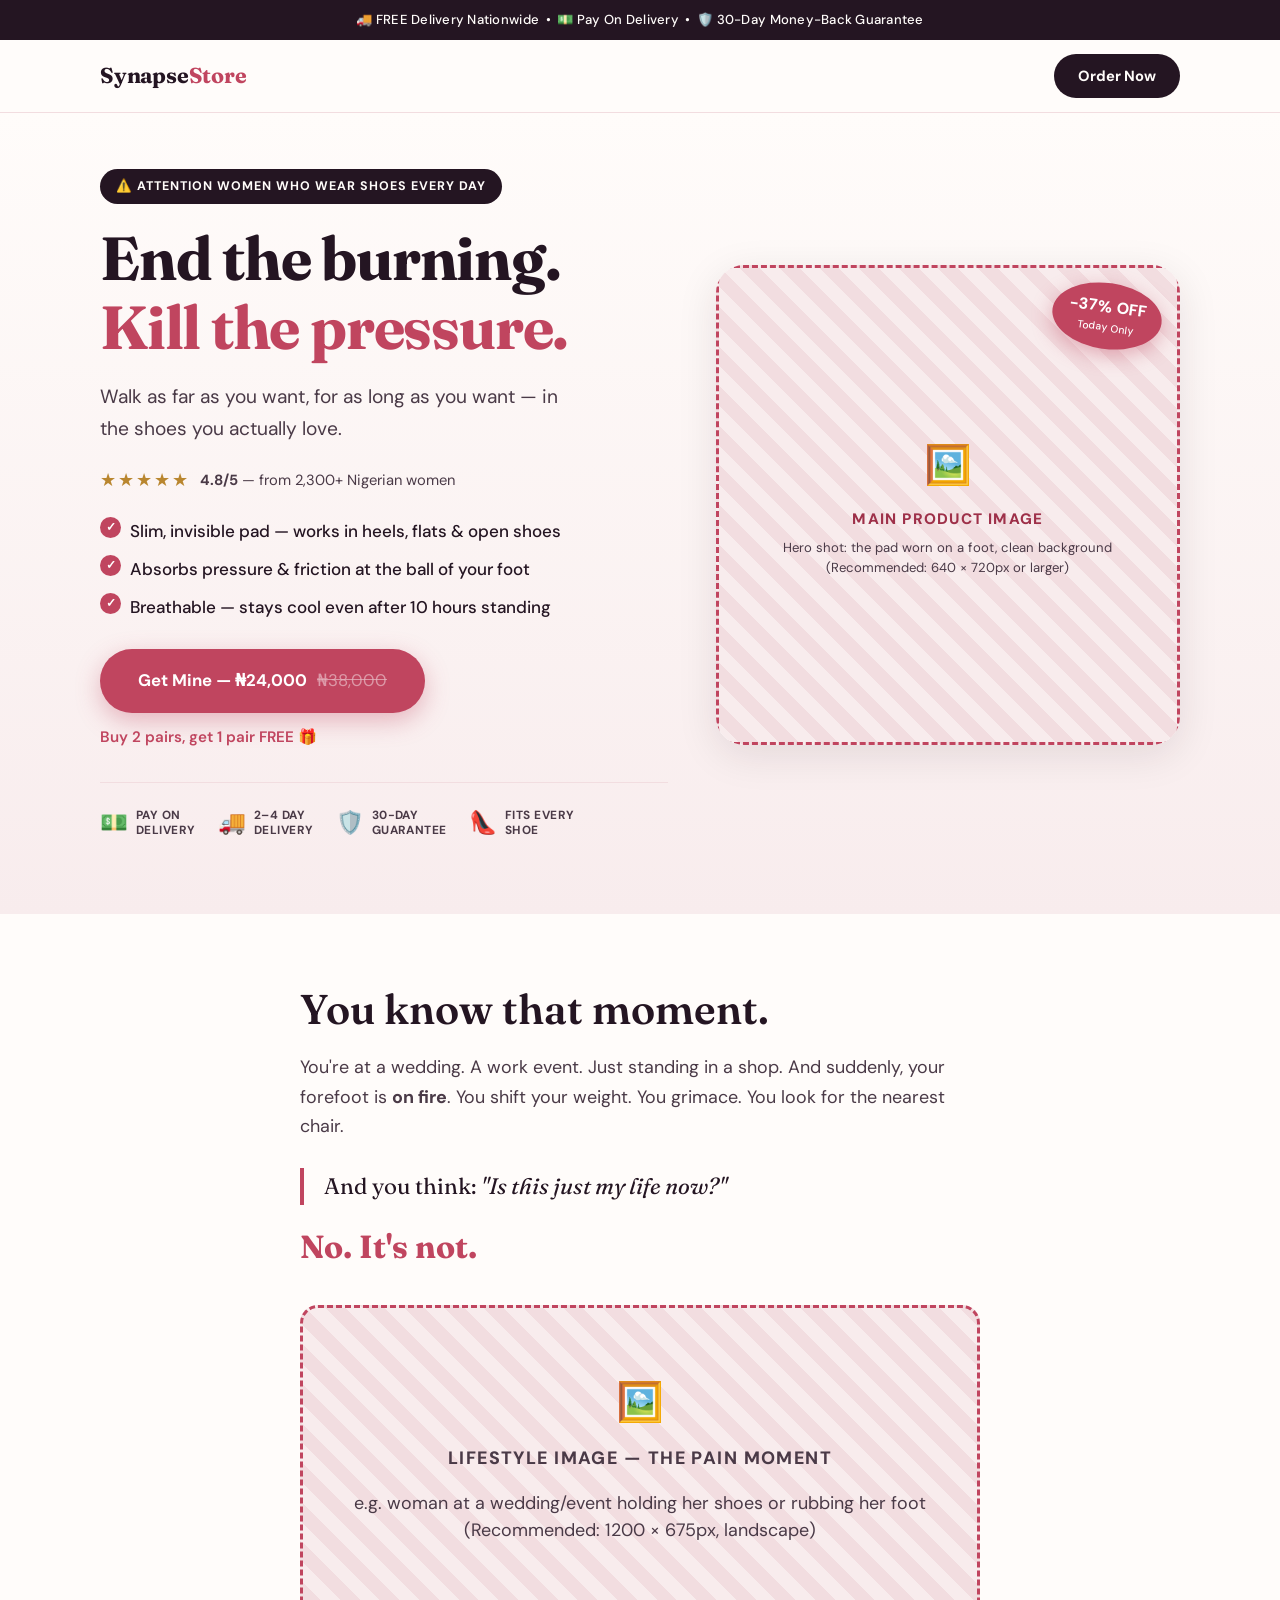
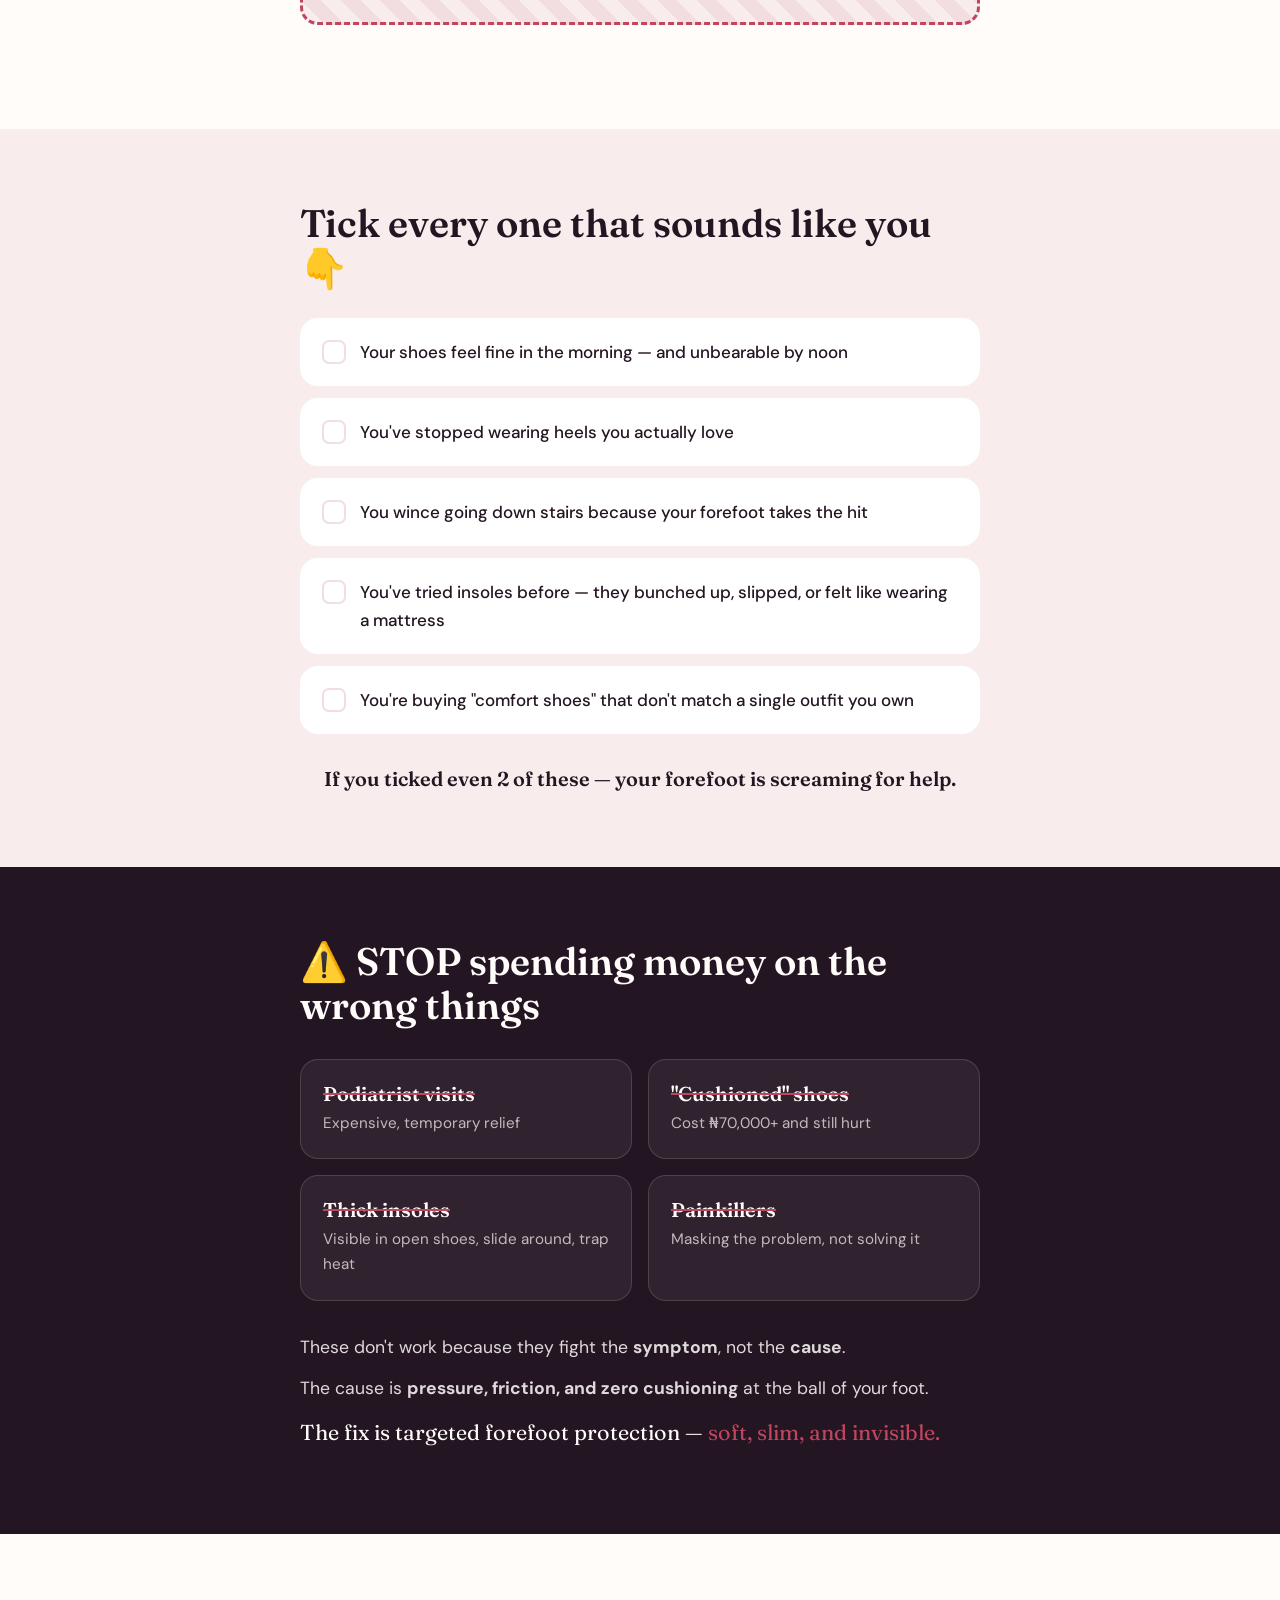
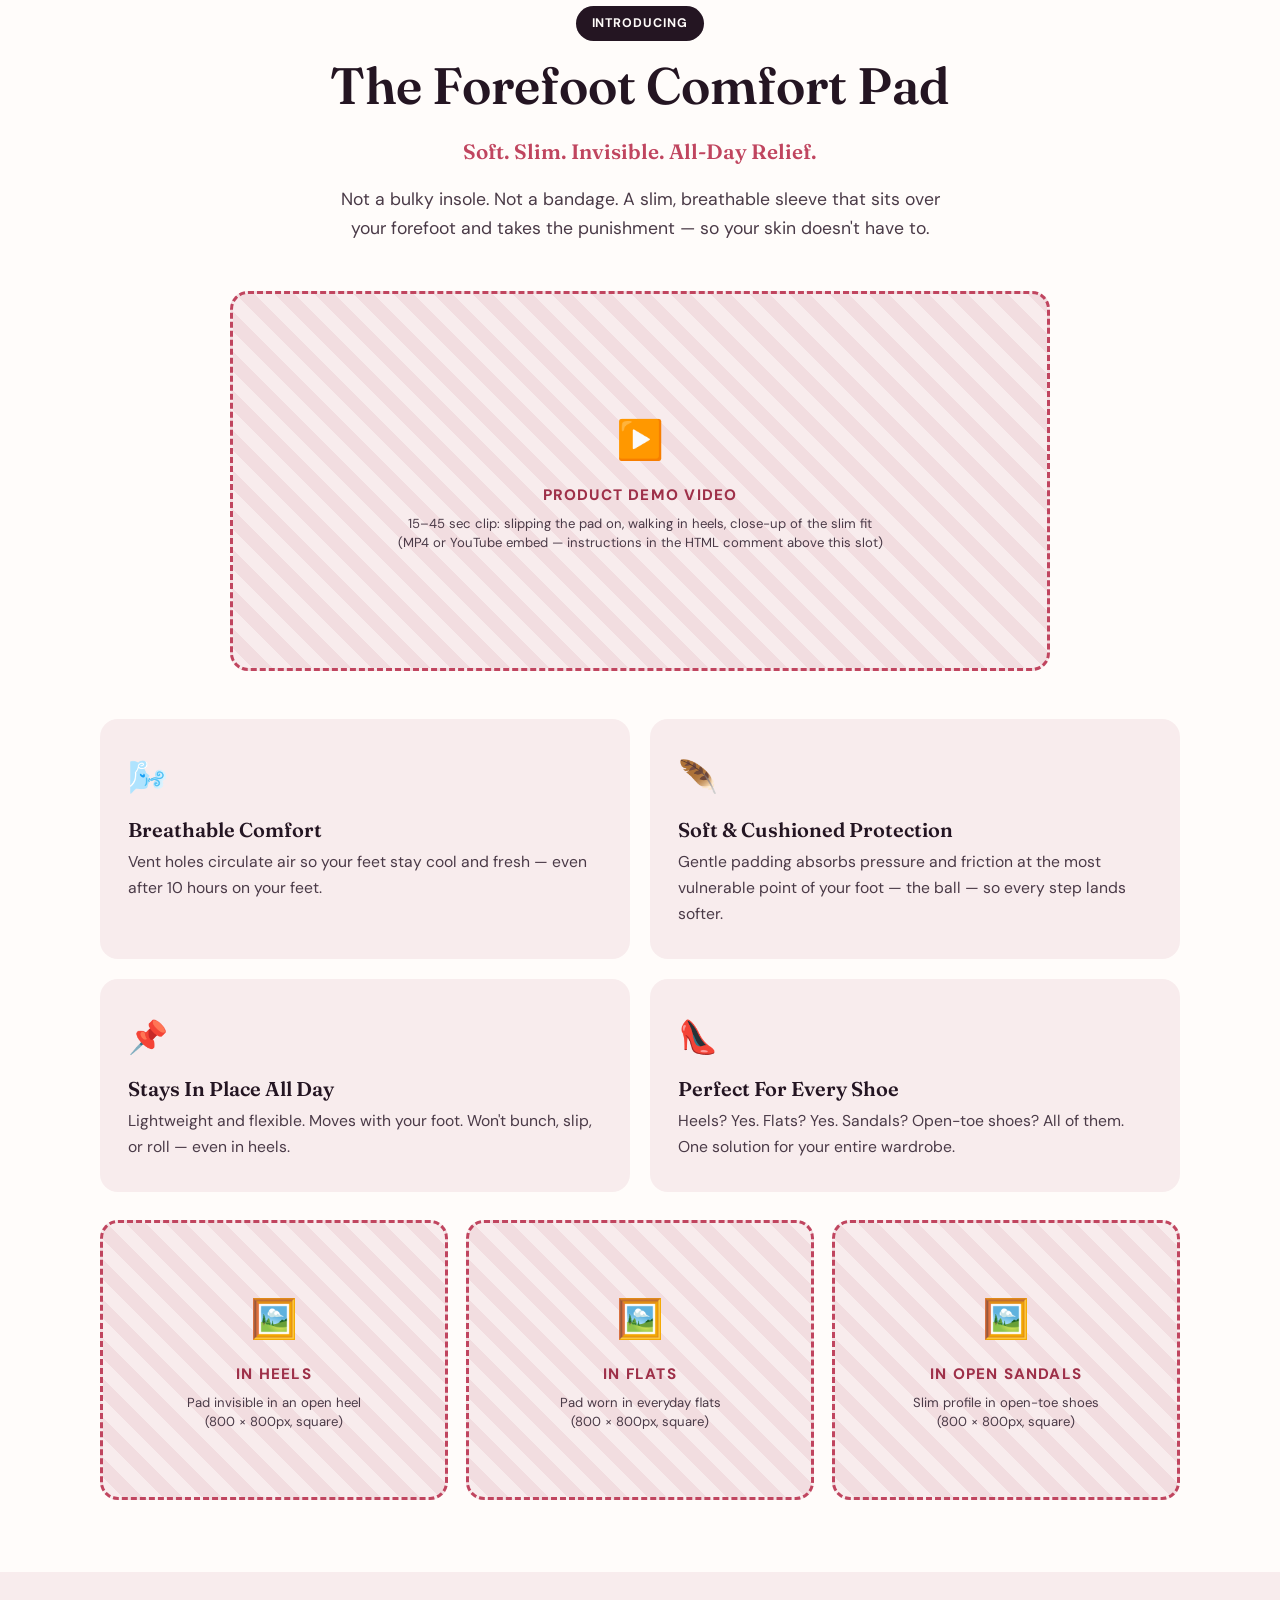
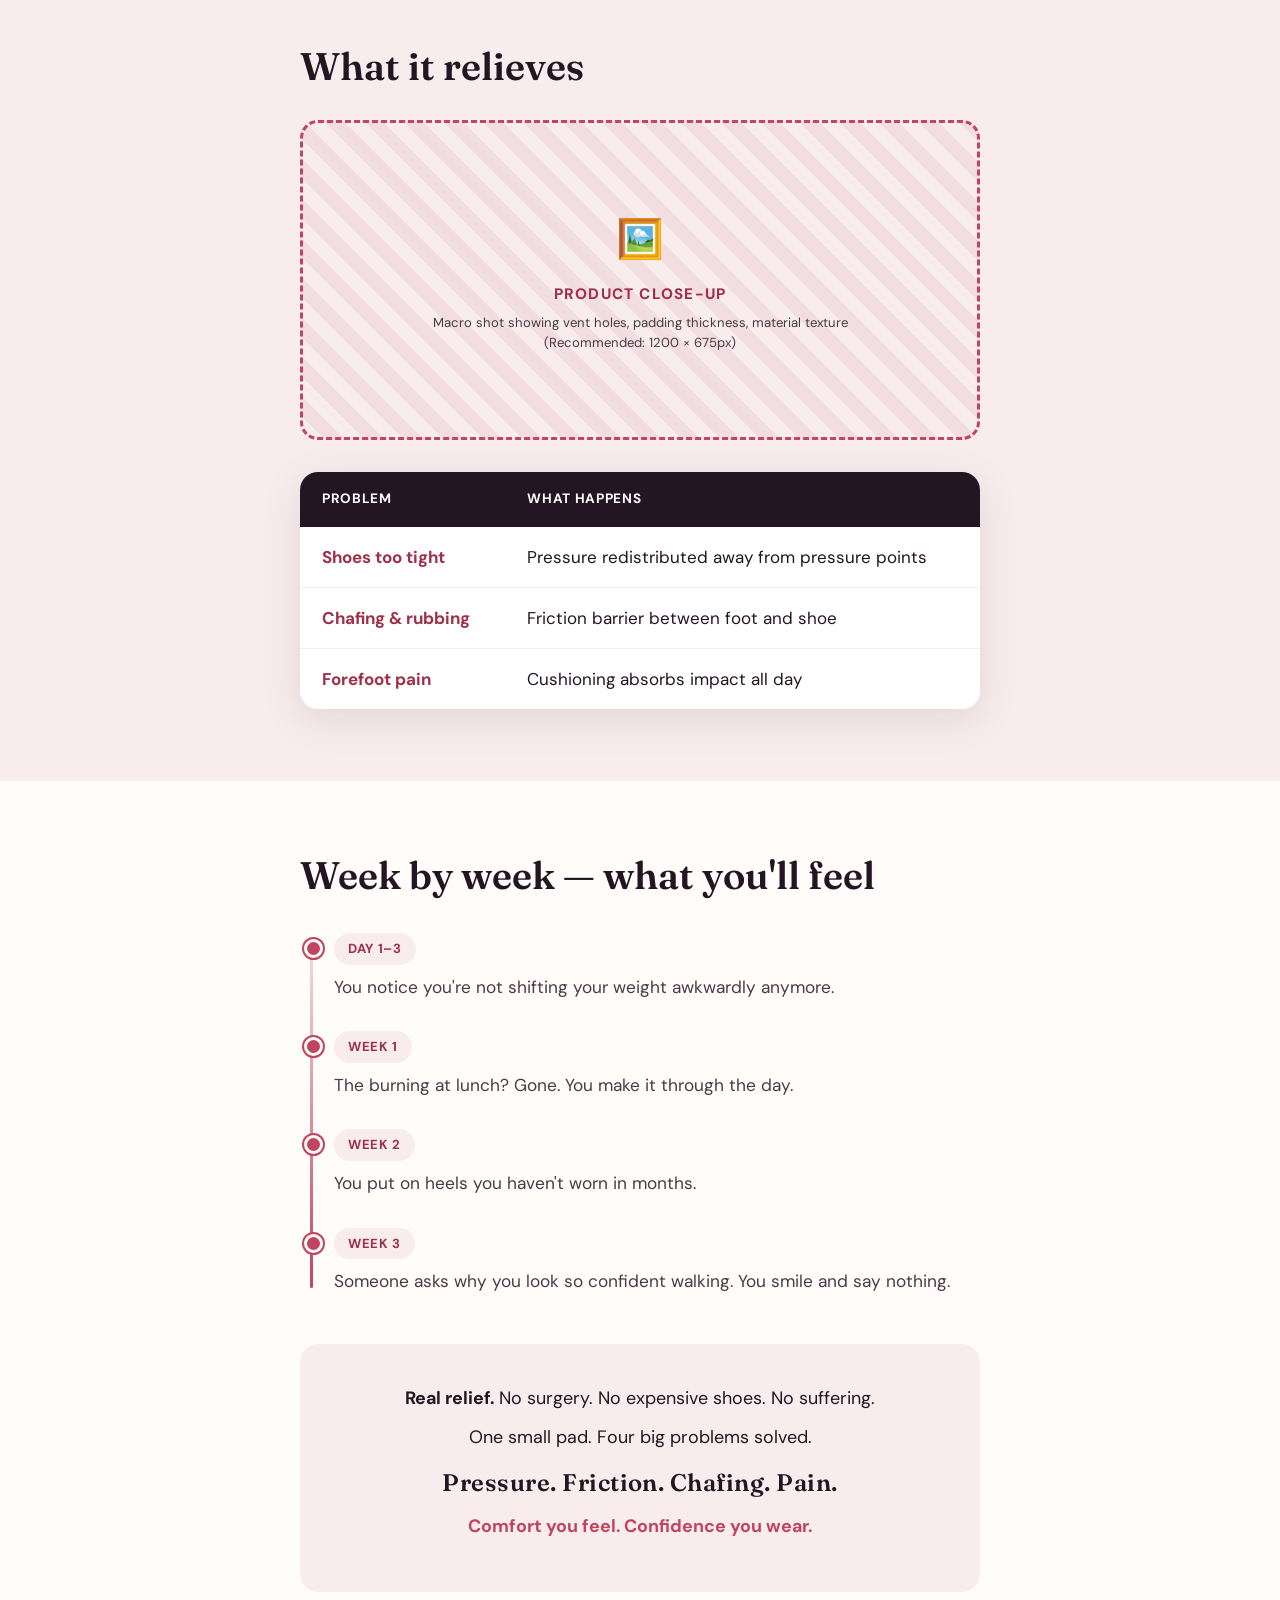
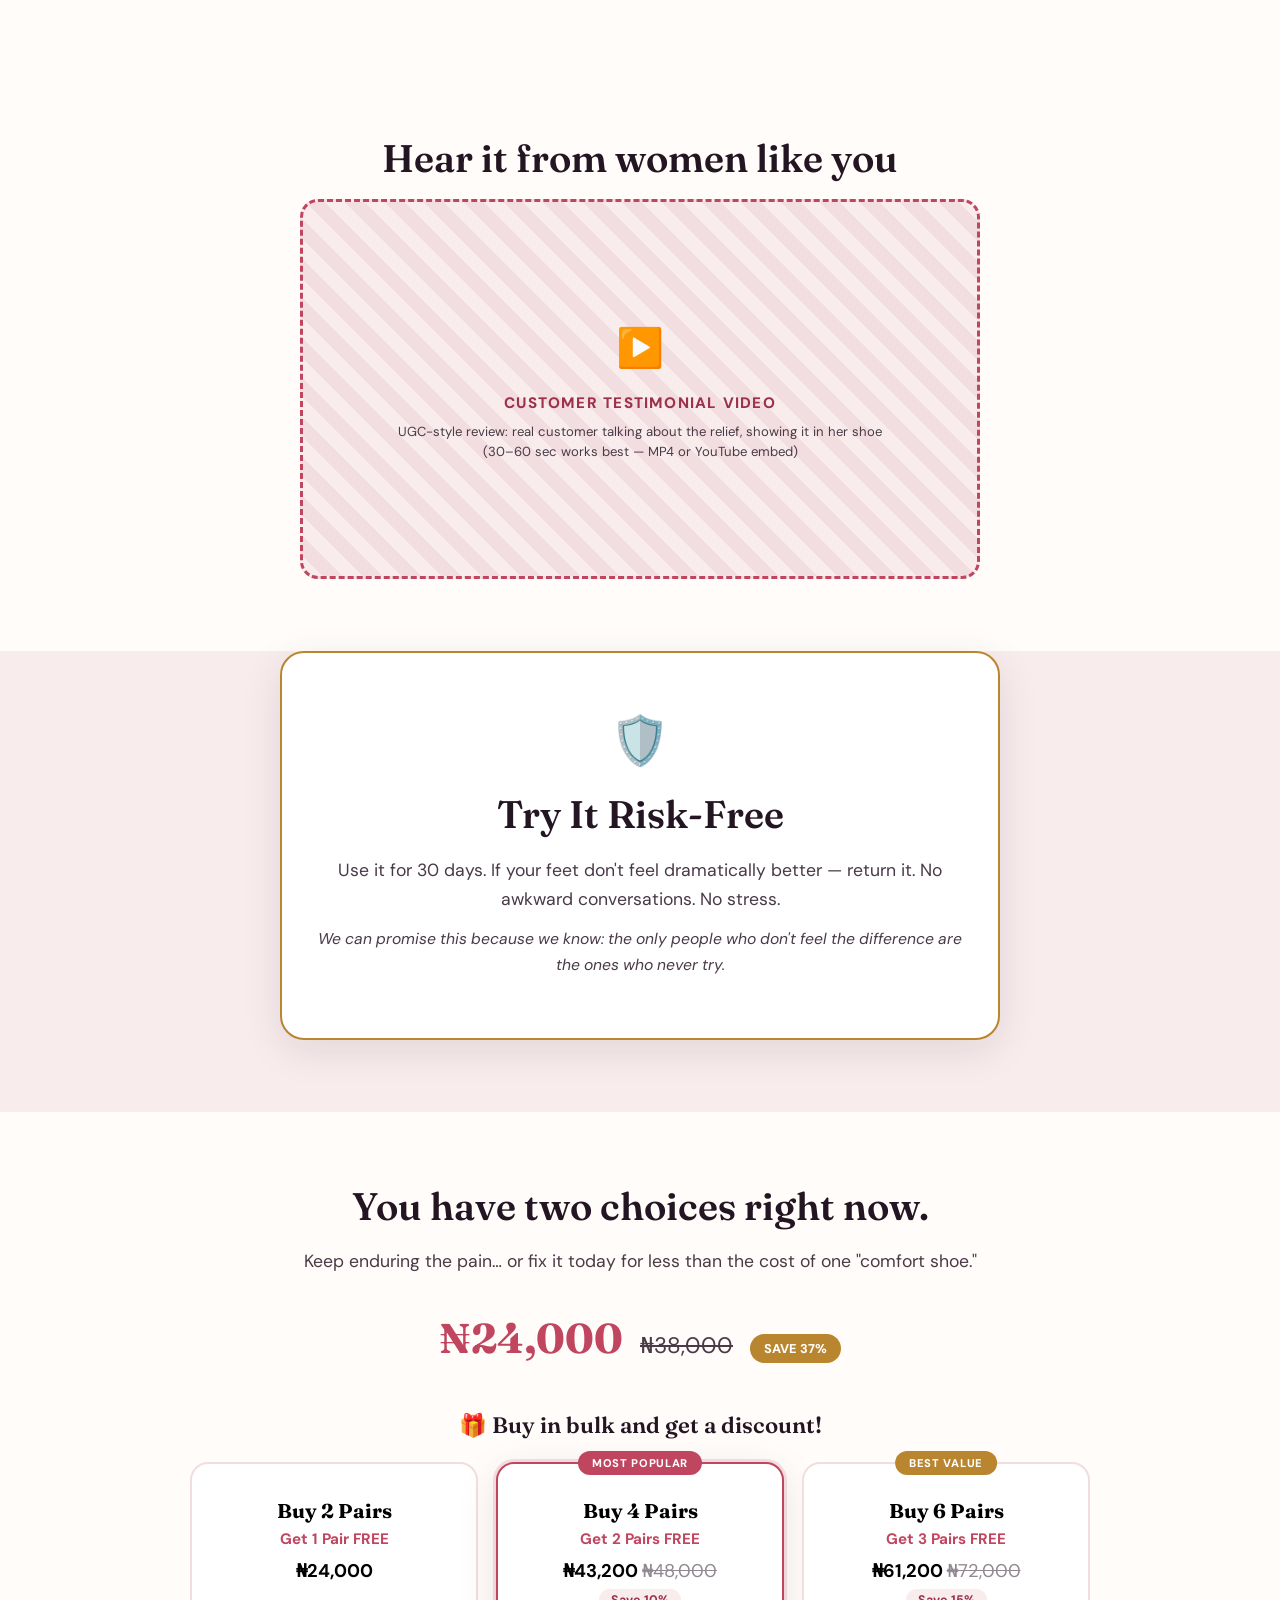
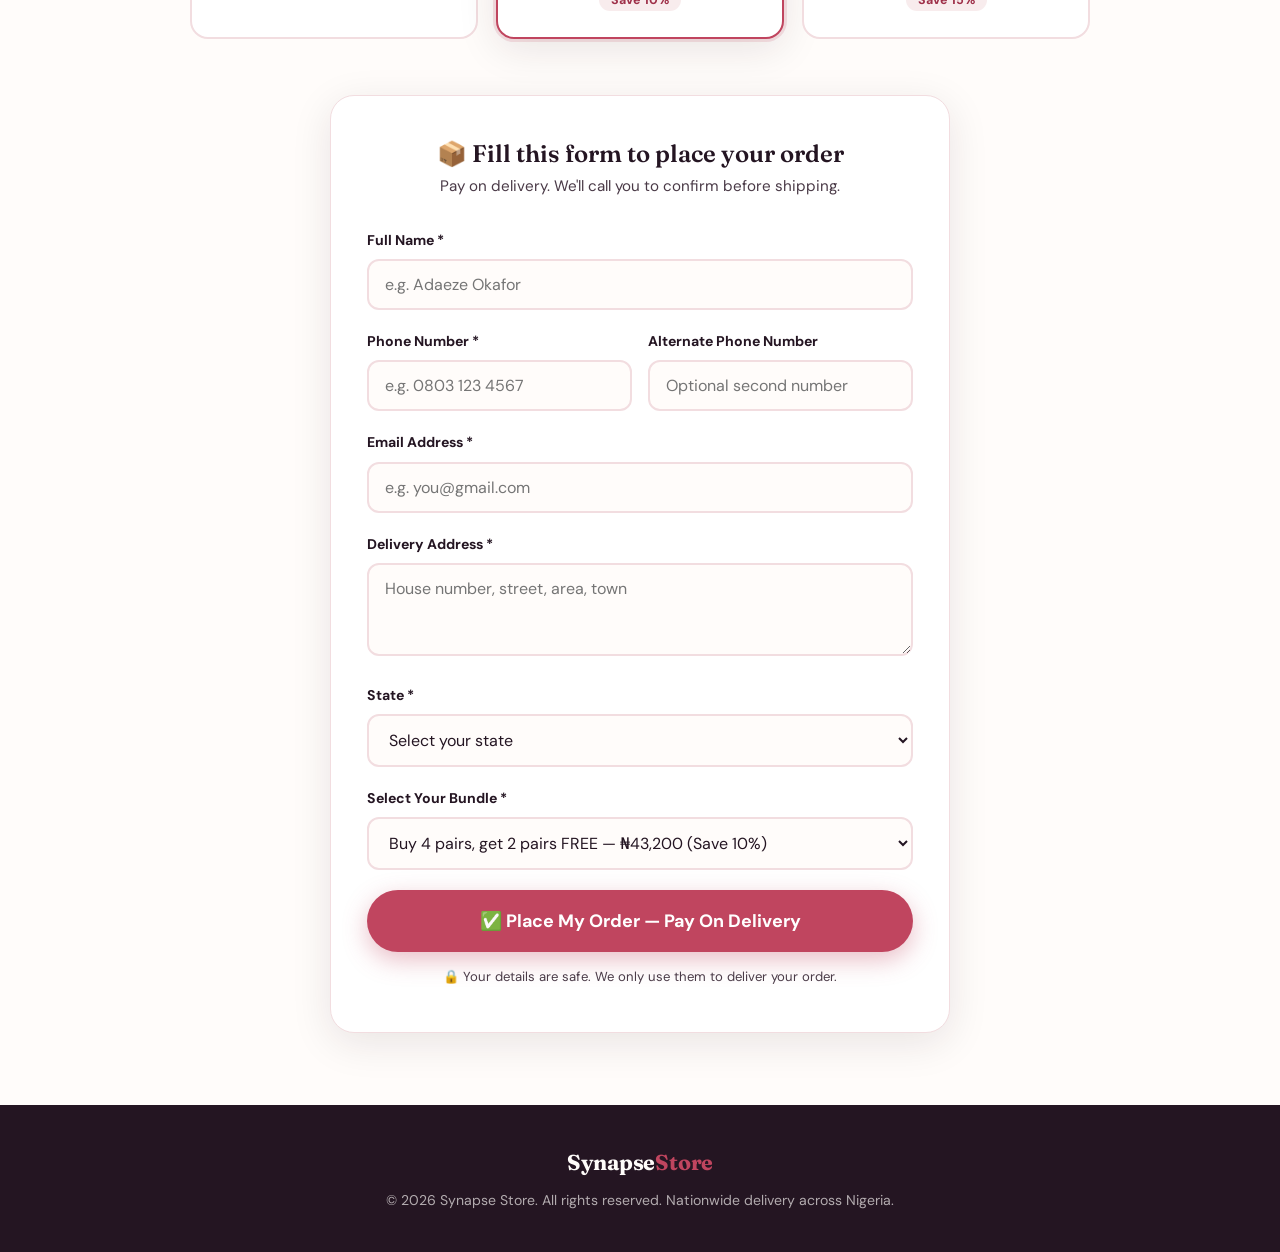
<file: Index.html>
<!DOCTYPE html>
<html lang="en">
<head>
  <meta charset="UTF-8" />
  <meta name="viewport" content="width=device-width, initial-scale=1.0" />
  <title>Forefoot Comfort Pad — End The Burning. Kill The Pressure. | Synapse Store</title>
  <meta name="description" content="Slim, breathable forefoot pads that end burning and pressure at the ball of your foot. Wear the shoes you love again. Pay on delivery nationwide." />
  <link rel="preconnect" href="https://fonts.googleapis.com" />
  <link rel="preconnect" href="https://fonts.gstatic.com" crossorigin />
  <link href="https://fonts.googleapis.com/css2?family=Fraunces:opsz,wght@9..144,500;9..144,600;9..144,700&family=DM+Sans:opsz,wght@9..40,400;9..40,500;9..40,600;9..40,700&display=swap" rel="stylesheet" />
  <link rel="stylesheet" href="styles.css" />
</head>
<body>

  <!-- ANNOUNCEMENT BAR -->
  <div class="announce">
    <p>🚚 FREE Delivery Nationwide &nbsp;•&nbsp; 💵 Pay On Delivery &nbsp;•&nbsp; 🛡️ 30-Day Money-Back Guarantee</p>
  </div>

  <!-- NAV -->
  <header class="nav">
    <div class="container nav-inner">
      <span class="brand">Synapse<em>Store</em></span>
      <a href="#order" class="btn btn-nav">Order Now</a>
    </div>
  </header>

  <!-- ============ HERO / TOP OF FOLD ============ -->
  <section class="hero">
    <div class="container hero-grid">
      <div class="hero-copy">
        <p class="eyebrow">⚠️ Attention women who wear shoes every day</p>
        <h1>End the burning.<br /><span class="accent">Kill the pressure.</span></h1>
        <p class="hero-sub">Walk as far as you want, for as long as you want — in the shoes you actually love.</p>

        <div class="rating-row">
          <span class="stars" aria-label="4.8 out of 5 stars">★★★★★</span>
          <span class="rating-text"><strong>4.8/5</strong> — from 2,300+ Nigerian women</span>
        </div>

        <ul class="hero-bullets">
          <li>Slim, invisible pad — works in heels, flats &amp; open shoes</li>
          <li>Absorbs pressure &amp; friction at the ball of your foot</li>
          <li>Breathable — stays cool even after 10 hours standing</li>
        </ul>

        <div class="hero-cta">
          <a href="#order" class="btn btn-primary">Get Mine — ₦24,000 <s>₦38,000</s></a>
          <p class="cta-note">Buy 2 pairs, get 1 pair FREE 🎁</p>
        </div>

        <div class="trust-strip">
          <div class="trust-item"><span>💵</span><p>Pay on<br />Delivery</p></div>
          <div class="trust-item"><span>🚚</span><p>2–4 Day<br />Delivery</p></div>
          <div class="trust-item"><span>🛡️</span><p>30-Day<br />Guarantee</p></div>
          <div class="trust-item"><span>👠</span><p>Fits Every<br />Shoe</p></div>
        </div>
      </div>

      <div class="hero-media">
        <div class="product-frame">
          <!-- 🖼️ IMAGE SLOT 1: MAIN PRODUCT PHOTO
               To use your real image, DELETE the div below and paste:
               <img src="images/your-product-photo.jpg" alt="Forefoot Comfort Pad" />
          -->
          <div class="media-placeholder ph-tall">
            <span class="ph-icon">🖼️</span>
            <p class="ph-label">MAIN PRODUCT IMAGE</p>
            <p class="ph-hint">Hero shot: the pad worn on a foot, clean background<br />(Recommended: 640 × 720px or larger)</p>
          </div>
          <div class="badge-float">-37% OFF<br /><small>Today Only</small></div>
        </div>
      </div>
    </div>
  </section>

  <!-- ============ THE MOMENT (STORY) ============ -->
  <section class="section story">
    <div class="container narrow">
      <h2>You know that moment.</h2>
      <p>You're at a wedding. A work event. Just standing in a shop. And suddenly, your forefoot is <strong>on fire</strong>. You shift your weight. You grimace. You look for the nearest chair.</p>
      <p class="pull">And you think: <em>"Is this just my life now?"</em></p>
      <p class="big-no">No. It's not.</p>

      <!-- 🖼️ IMAGE SLOT 2: LIFESTYLE / PAIN SHOT
           Replace the div below with:
           <img class="content-img" src="images/lifestyle-pain.jpg" alt="Woman removing painful heels at an event" />
      -->
      <div class="media-placeholder ph-wide">
        <span class="ph-icon">🖼️</span>
        <p class="ph-label">LIFESTYLE IMAGE — THE PAIN MOMENT</p>
        <p class="ph-hint">e.g. woman at a wedding/event holding her shoes or rubbing her foot<br />(Recommended: 1200 × 675px, landscape)</p>
      </div>
    </div>
  </section>

  <!-- ============ INTERACTIVE CHECKLIST ============ -->
  <section class="section checklist-section">
    <div class="container narrow">
      <h2>Tick every one that sounds like you 👇</h2>
      <div class="checklist" id="painChecklist">
        <label class="check-item"><input type="checkbox" /><span class="box"></span><span class="check-text">Your shoes feel fine in the morning — and unbearable by noon</span></label>
        <label class="check-item"><input type="checkbox" /><span class="box"></span><span class="check-text">You've stopped wearing heels you actually love</span></label>
        <label class="check-item"><input type="checkbox" /><span class="box"></span><span class="check-text">You wince going down stairs because your forefoot takes the hit</span></label>
        <label class="check-item"><input type="checkbox" /><span class="box"></span><span class="check-text">You've tried insoles before — they bunched up, slipped, or felt like wearing a mattress</span></label>
        <label class="check-item"><input type="checkbox" /><span class="box"></span><span class="check-text">You're buying "comfort shoes" that don't match a single outfit you own</span></label>
      </div>
      <p class="checklist-result" id="checklistResult">If you ticked even 2 of these — your forefoot is screaming for help.</p>
    </div>
  </section>

  <!-- ============ STOP WASTING MONEY ============ -->
  <section class="section wrong-things">
    <div class="container narrow">
      <h2>⚠️ STOP spending money on the wrong things</h2>
      <div class="wrong-grid">
        <div class="wrong-card"><h3>Podiatrist visits</h3><p>Expensive, temporary relief</p></div>
        <div class="wrong-card"><h3>"Cushioned" shoes</h3><p>Cost ₦70,000+ and still hurt</p></div>
        <div class="wrong-card"><h3>Thick insoles</h3><p>Visible in open shoes, slide around, trap heat</p></div>
        <div class="wrong-card"><h3>Painkillers</h3><p>Masking the problem, not solving it</p></div>
      </div>
      <div class="cause-fix">
        <p>These don't work because they fight the <strong>symptom</strong>, not the <strong>cause</strong>.</p>
        <p>The cause is <strong>pressure, friction, and zero cushioning</strong> at the ball of your foot.</p>
        <p class="fix-line">The fix is targeted forefoot protection — <span class="accent">soft, slim, and invisible.</span></p>
      </div>
    </div>
  </section>

  <!-- ============ PRODUCT INTRO ============ -->
  <section class="section product-intro">
    <div class="container">
      <p class="eyebrow center">Introducing</p>
      <h2 class="center xl">The Forefoot Comfort Pad</h2>
      <p class="tagline center">Soft. Slim. Invisible. All-Day Relief.</p>
      <p class="center narrow-p">Not a bulky insole. Not a bandage. A slim, breathable sleeve that sits over your forefoot and takes the punishment — so your skin doesn't have to.</p>

      <!-- 🎬 VIDEO SLOT 1: PRODUCT DEMO (how to wear it / how it works)
           OPTION A — your own MP4 file. Replace the div below with:
           <video class="content-video" controls playsinline poster="images/demo-thumbnail.jpg">
             <source src="videos/product-demo.mp4" type="video/mp4" />
           </video>

           OPTION B — YouTube. Replace the div below with:
           <div class="video-embed"><iframe src="https://www.youtube.com/embed/YOUR_VIDEO_ID" title="Product demo" frameborder="0" allowfullscreen></iframe></div>
      -->
      <div class="media-placeholder ph-video">
        <span class="ph-icon">▶️</span>
        <p class="ph-label">PRODUCT DEMO VIDEO</p>
        <p class="ph-hint">15–45 sec clip: slipping the pad on, walking in heels, close-up of the slim fit<br />(MP4 or YouTube embed — instructions in the HTML comment above this slot)</p>
      </div>

      <div class="features-grid">
        <div class="feature">
          <span class="feature-icon">🌬️</span>
          <h3>Breathable Comfort</h3>
          <p>Vent holes circulate air so your feet stay cool and fresh — even after 10 hours on your feet.</p>
        </div>
        <div class="feature">
          <span class="feature-icon">🪶</span>
          <h3>Soft &amp; Cushioned Protection</h3>
          <p>Gentle padding absorbs pressure and friction at the most vulnerable point of your foot — the ball — so every step lands softer.</p>
        </div>
        <div class="feature">
          <span class="feature-icon">📌</span>
          <h3>Stays In Place All Day</h3>
          <p>Lightweight and flexible. Moves with your foot. Won't bunch, slip, or roll — even in heels.</p>
        </div>
        <div class="feature">
          <span class="feature-icon">👠</span>
          <h3>Perfect For Every Shoe</h3>
          <p>Heels? Yes. Flats? Yes. Sandals? Open-toe shoes? All of them. One solution for your entire wardrobe.</p>
        </div>
      </div>

      <!-- 🖼️ IMAGE SLOTS 3–5: SHOE GALLERY (proof it works in every shoe)
           Replace each div below with:
           <img class="gallery-img" src="images/in-heels.jpg" alt="Pad worn invisibly in heels" />
      -->
      <div class="media-gallery">
        <div class="media-placeholder ph-square">
          <span class="ph-icon">🖼️</span>
          <p class="ph-label">IN HEELS</p>
          <p class="ph-hint">Pad invisible in an open heel<br />(800 × 800px, square)</p>
        </div>
        <div class="media-placeholder ph-square">
          <span class="ph-icon">🖼️</span>
          <p class="ph-label">IN FLATS</p>
          <p class="ph-hint">Pad worn in everyday flats<br />(800 × 800px, square)</p>
        </div>
        <div class="media-placeholder ph-square">
          <span class="ph-icon">🖼️</span>
          <p class="ph-label">IN OPEN SANDALS</p>
          <p class="ph-hint">Slim profile in open-toe shoes<br />(800 × 800px, square)</p>
        </div>
      </div>
    </div>
  </section>

  <!-- ============ RELIEF TABLE ============ -->
  <section class="section relief">
    <div class="container narrow">
      <h2>What it relieves</h2>

      <!-- 🖼️ IMAGE SLOT 6: PRODUCT CLOSE-UP / DETAIL SHOT
           Replace the div below with:
           <img class="content-img" src="images/product-closeup.jpg" alt="Close-up of the breathable vent holes and soft padding" />
      -->
      <div class="media-placeholder ph-wide">
        <span class="ph-icon">🖼️</span>
        <p class="ph-label">PRODUCT CLOSE-UP</p>
        <p class="ph-hint">Macro shot showing vent holes, padding thickness, material texture<br />(Recommended: 1200 × 675px)</p>
      </div>

      <table class="relief-table">
        <thead>
          <tr><th>Problem</th><th>What Happens</th></tr>
        </thead>
        <tbody>
          <tr><td>Shoes too tight</td><td>Pressure redistributed away from pressure points</td></tr>
          <tr><td>Chafing &amp; rubbing</td><td>Friction barrier between foot and shoe</td></tr>
          <tr><td>Forefoot pain</td><td>Cushioning absorbs impact all day</td></tr>
        </tbody>
      </table>
    </div>
  </section>

  <!-- ============ TIMELINE ============ -->
  <section class="section timeline-section">
    <div class="container narrow">
      <h2>Week by week — what you'll feel</h2>
      <div class="timeline">
        <div class="tl-item">
          <div class="tl-marker">Day 1–3</div>
          <p>You notice you're not shifting your weight awkwardly anymore.</p>
        </div>
        <div class="tl-item">
          <div class="tl-marker">Week 1</div>
          <p>The burning at lunch? Gone. You make it through the day.</p>
        </div>
        <div class="tl-item">
          <div class="tl-marker">Week 2</div>
          <p>You put on heels you haven't worn in months.</p>
        </div>
        <div class="tl-item">
          <div class="tl-marker">Week 3</div>
          <p>Someone asks why you look so confident walking. You smile and say nothing.</p>
        </div>
      </div>

      <div class="summary-block">
        <p><strong>Real relief.</strong> No surgery. No expensive shoes. No suffering.</p>
        <p>One small pad. Four big problems solved.</p>
        <p class="four-words">Pressure. Friction. Chafing. Pain.</p>
        <p class="accent"><strong>Comfort you feel. Confidence you wear.</strong></p>
      </div>
    </div>
  </section>

  <!-- ============ TESTIMONIAL VIDEO ============ -->
  <section class="section testimonial-video">
    <div class="container narrow">
      <h2 class="center">Hear it from women like you</h2>

      <!-- 🎬 VIDEO SLOT 2: CUSTOMER TESTIMONIAL / UGC VIDEO
           OPTION A — your own MP4 file. Replace the div below with:
           <video class="content-video" controls playsinline poster="images/testimonial-thumbnail.jpg">
             <source src="videos/customer-testimonial.mp4" type="video/mp4" />
           </video>

           OPTION B — YouTube. Replace the div below with:
           <div class="video-embed"><iframe src="https://www.youtube.com/embed/YOUR_VIDEO_ID" title="Customer review" frameborder="0" allowfullscreen></iframe></div>
      -->
      <div class="media-placeholder ph-video">
        <span class="ph-icon">▶️</span>
        <p class="ph-label">CUSTOMER TESTIMONIAL VIDEO</p>
        <p class="ph-hint">UGC-style review: real customer talking about the relief, showing it in her shoe<br />(30–60 sec works best — MP4 or YouTube embed)</p>
      </div>
    </div>
  </section>

  <!-- ============ GUARANTEE ============ -->
  <section class="section guarantee">
    <div class="container narrow guarantee-card">
      <span class="shield">🛡️</span>
      <h2>Try It Risk-Free</h2>
      <p>Use it for 30 days. If your feet don't feel dramatically better — return it. No awkward conversations. No stress.</p>
      <p class="g-sub">We can promise this because we know: the only people who don't feel the difference are the ones who never try.</p>
    </div>
  </section>

  <!-- ============ BUNDLES + ORDER FORM ============ -->
  <section class="section order-section" id="order">
    <div class="container">
      <h2 class="center">You have two choices right now.</h2>
      <p class="center choices-sub">Keep enduring the pain… or fix it today for less than the cost of one "comfort shoe."</p>

      <div class="price-line center">
        <span class="sale-price">₦24,000</span>
        <span class="old-price">₦38,000</span>
        <span class="save-tag">SAVE 37%</span>
      </div>

      <h3 class="center bundle-heading">🎁 Buy in bulk and get a discount!</h3>

      <div class="bundles" id="bundles">
        <button type="button" class="bundle" data-bundle="Buy 2 pairs get 1 pair FREE — ₦24,000">
          <span class="bundle-name">Buy 2 Pairs</span>
          <span class="bundle-free">Get 1 Pair FREE</span>
          <span class="bundle-price">₦24,000</span>
        </button>
        <button type="button" class="bundle popular selected" data-bundle="Buy 4 pairs get 2 pairs FREE — ₦43,200 (Save 10%)">
          <span class="pop-tag">MOST POPULAR</span>
          <span class="bundle-name">Buy 4 Pairs</span>
          <span class="bundle-free">Get 2 Pairs FREE</span>
          <span class="bundle-price">₦43,200 <s>₦48,000</s></span>
          <span class="bundle-save">Save 10%</span>
        </button>
        <button type="button" class="bundle" data-bundle="Buy 6 pairs get 3 pairs FREE — ₦61,200 (Save 15%)">
          <span class="best-tag">BEST VALUE</span>
          <span class="bundle-name">Buy 6 Pairs</span>
          <span class="bundle-free">Get 3 Pairs FREE</span>
          <span class="bundle-price">₦61,200 <s>₦72,000</s></span>
          <span class="bundle-save">Save 15%</span>
        </button>
      </div>

      <!-- ORDER FORM -->
      <div class="form-wrap">
        <h3 class="form-title">📦 Fill this form to place your order</h3>
        <p class="form-sub">Pay on delivery. We'll call you to confirm before shipping.</p>

        <form id="orderForm" novalidate>
          <div class="field">
            <label for="fullName">Full Name *</label>
            <input type="text" id="fullName" name="Full Name" placeholder="e.g. Adaeze Okafor" required />
          </div>

          <div class="field-row">
            <div class="field">
              <label for="phone">Phone Number *</label>
              <input type="tel" id="phone" name="Phone Number" placeholder="e.g. 0803 123 4567" required />
            </div>
            <div class="field">
              <label for="altPhone">Alternate Phone Number</label>
              <input type="tel" id="altPhone" name="Alternate Phone Number" placeholder="Optional second number" />
            </div>
          </div>

          <div class="field">
            <label for="email">Email Address *</label>
            <input type="email" id="email" name="Email" placeholder="e.g. you@gmail.com" required />
          </div>

          <div class="field">
            <label for="address">Delivery Address *</label>
            <textarea id="address" name="Delivery Address" rows="3" placeholder="House number, street, area, town" required></textarea>
          </div>

          <div class="field">
            <label for="state">State *</label>
            <select id="state" name="State" required>
              <option value="" disabled selected>Select your state</option>
              <option>Abia</option><option>Adamawa</option><option>Akwa Ibom</option>
              <option>Anambra</option><option>Bauchi</option><option>Bayelsa</option>
              <option>Benue</option><option>Borno</option><option>Cross River</option>
              <option>Delta</option><option>Ebonyi</option><option>Edo</option>
              <option>Ekiti</option><option>Enugu</option><option>FCT - Abuja</option>
              <option>Gombe</option><option>Imo</option><option>Jigawa</option>
              <option>Kaduna</option><option>Kano</option><option>Katsina</option>
              <option>Kebbi</option><option>Kogi</option><option>Kwara</option>
              <option>Lagos</option><option>Nasarawa</option><option>Niger</option>
              <option>Ogun</option><option>Ondo</option><option>Osun</option>
              <option>Oyo</option><option>Plateau</option><option>Rivers</option>
              <option>Sokoto</option><option>Taraba</option><option>Yobe</option>
              <option>Zamfara</option>
            </select>
          </div>

          <div class="field">
            <label for="bundleSelect">Select Your Bundle *</label>
            <select id="bundleSelect" name="Selected Bundle" required>
              <option value="Buy 2 pairs get 1 pair FREE — ₦24,000">Buy 2 pairs, get 1 pair FREE — ₦24,000</option>
              <option value="Buy 4 pairs get 2 pairs FREE — ₦43,200 (Save 10%)" selected>Buy 4 pairs, get 2 pairs FREE — ₦43,200 (Save 10%)</option>
              <option value="Buy 6 pairs get 3 pairs FREE — ₦61,200 (Save 15%)">Buy 6 pairs, get 3 pairs FREE — ₦61,200 (Save 15%)</option>
            </select>
          </div>

          <button type="submit" class="btn btn-primary btn-submit" id="submitBtn">
            ✅ Place My Order — Pay On Delivery
          </button>

          <p class="form-secure">🔒 Your details are safe. We only use them to deliver your order.</p>

          <div class="form-message" id="formMessage" role="alert"></div>
        </form>
      </div>
    </div>
  </section>

  <!-- FOOTER -->
  <footer class="footer">
    <div class="container">
      <p class="brand">Synapse<em>Store</em></p>
      <p>© 2026 Synapse Store. All rights reserved. Nationwide delivery across Nigeria.</p>
    </div>
  </footer>

  <!-- STICKY MOBILE BAR -->
  <div class="sticky-bar" id="stickyBar">
    <div class="sticky-price">
      <strong>₦24,000</strong> <s>₦38,000</s>
    </div>
    <a href="#order" class="btn btn-primary btn-sticky">Order Now</a>
  </div>

  <script src="script.js"></script>
</body>
</html>
</file>
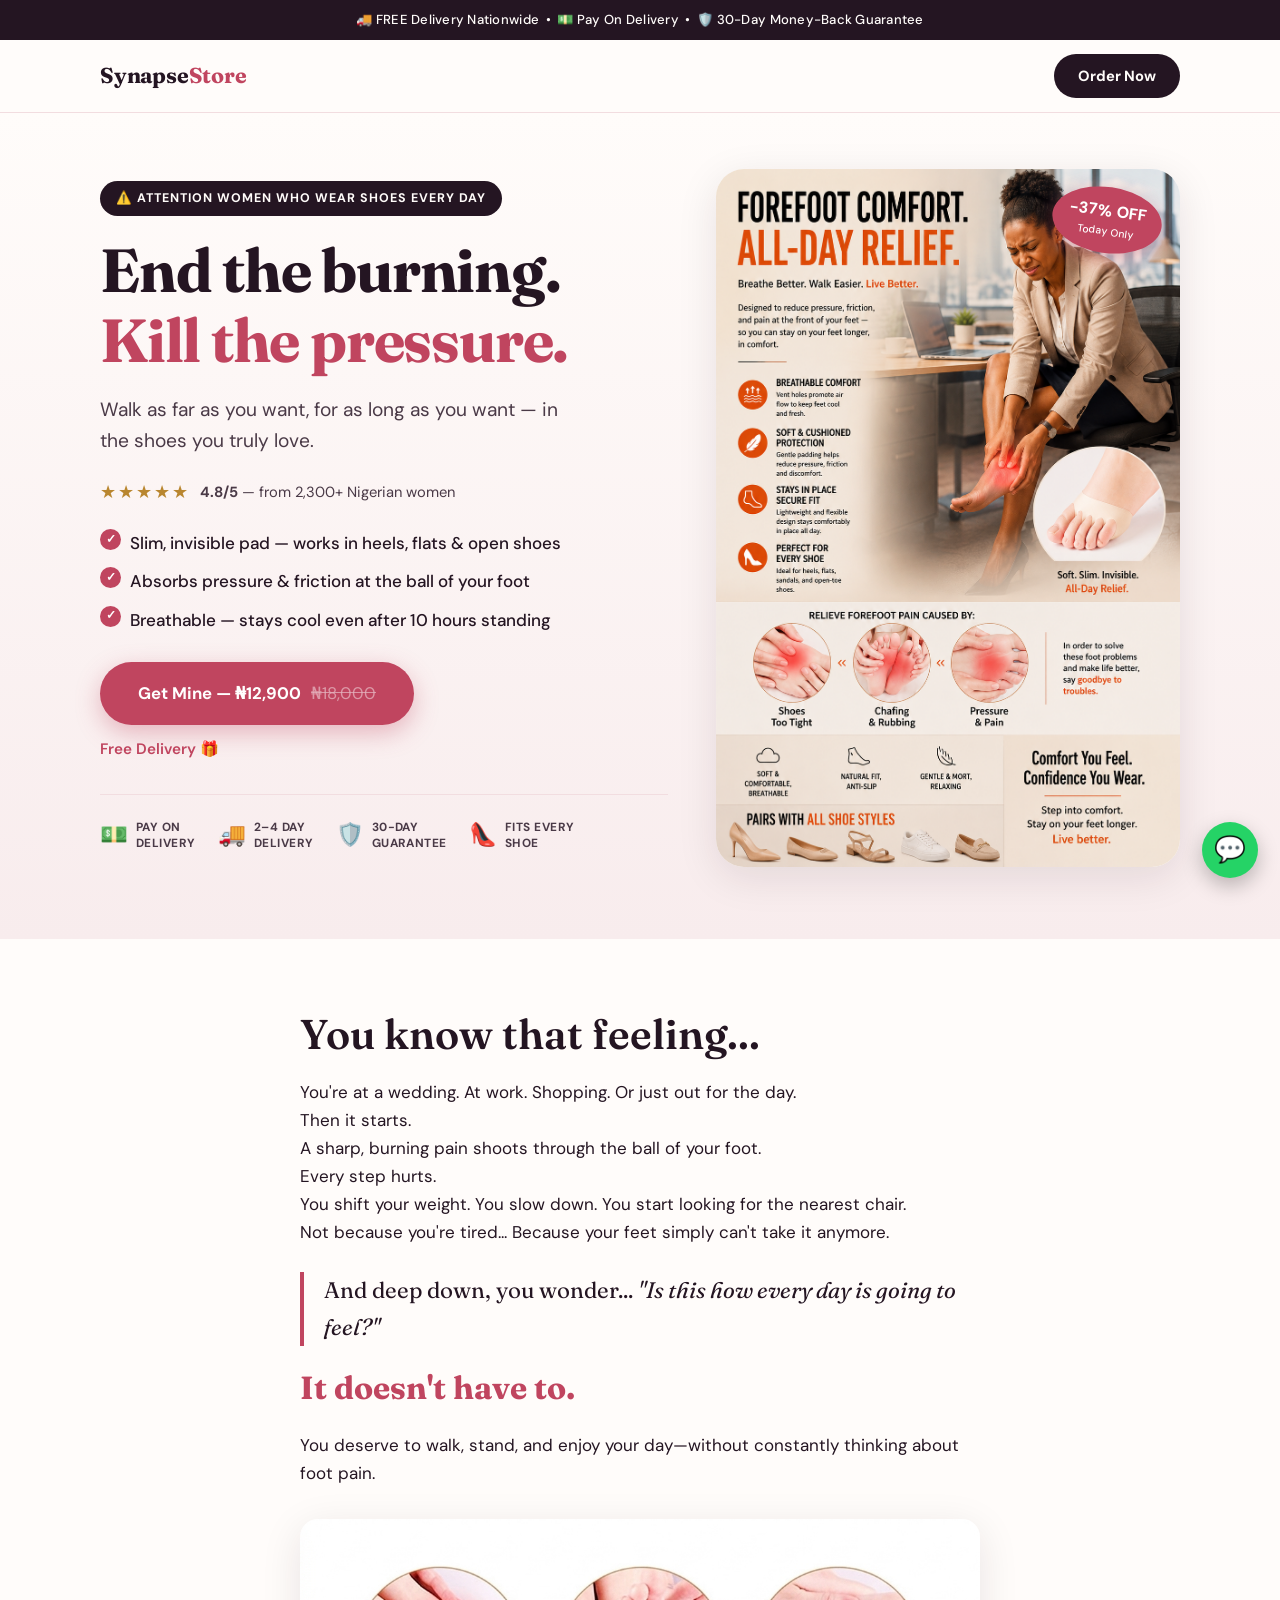
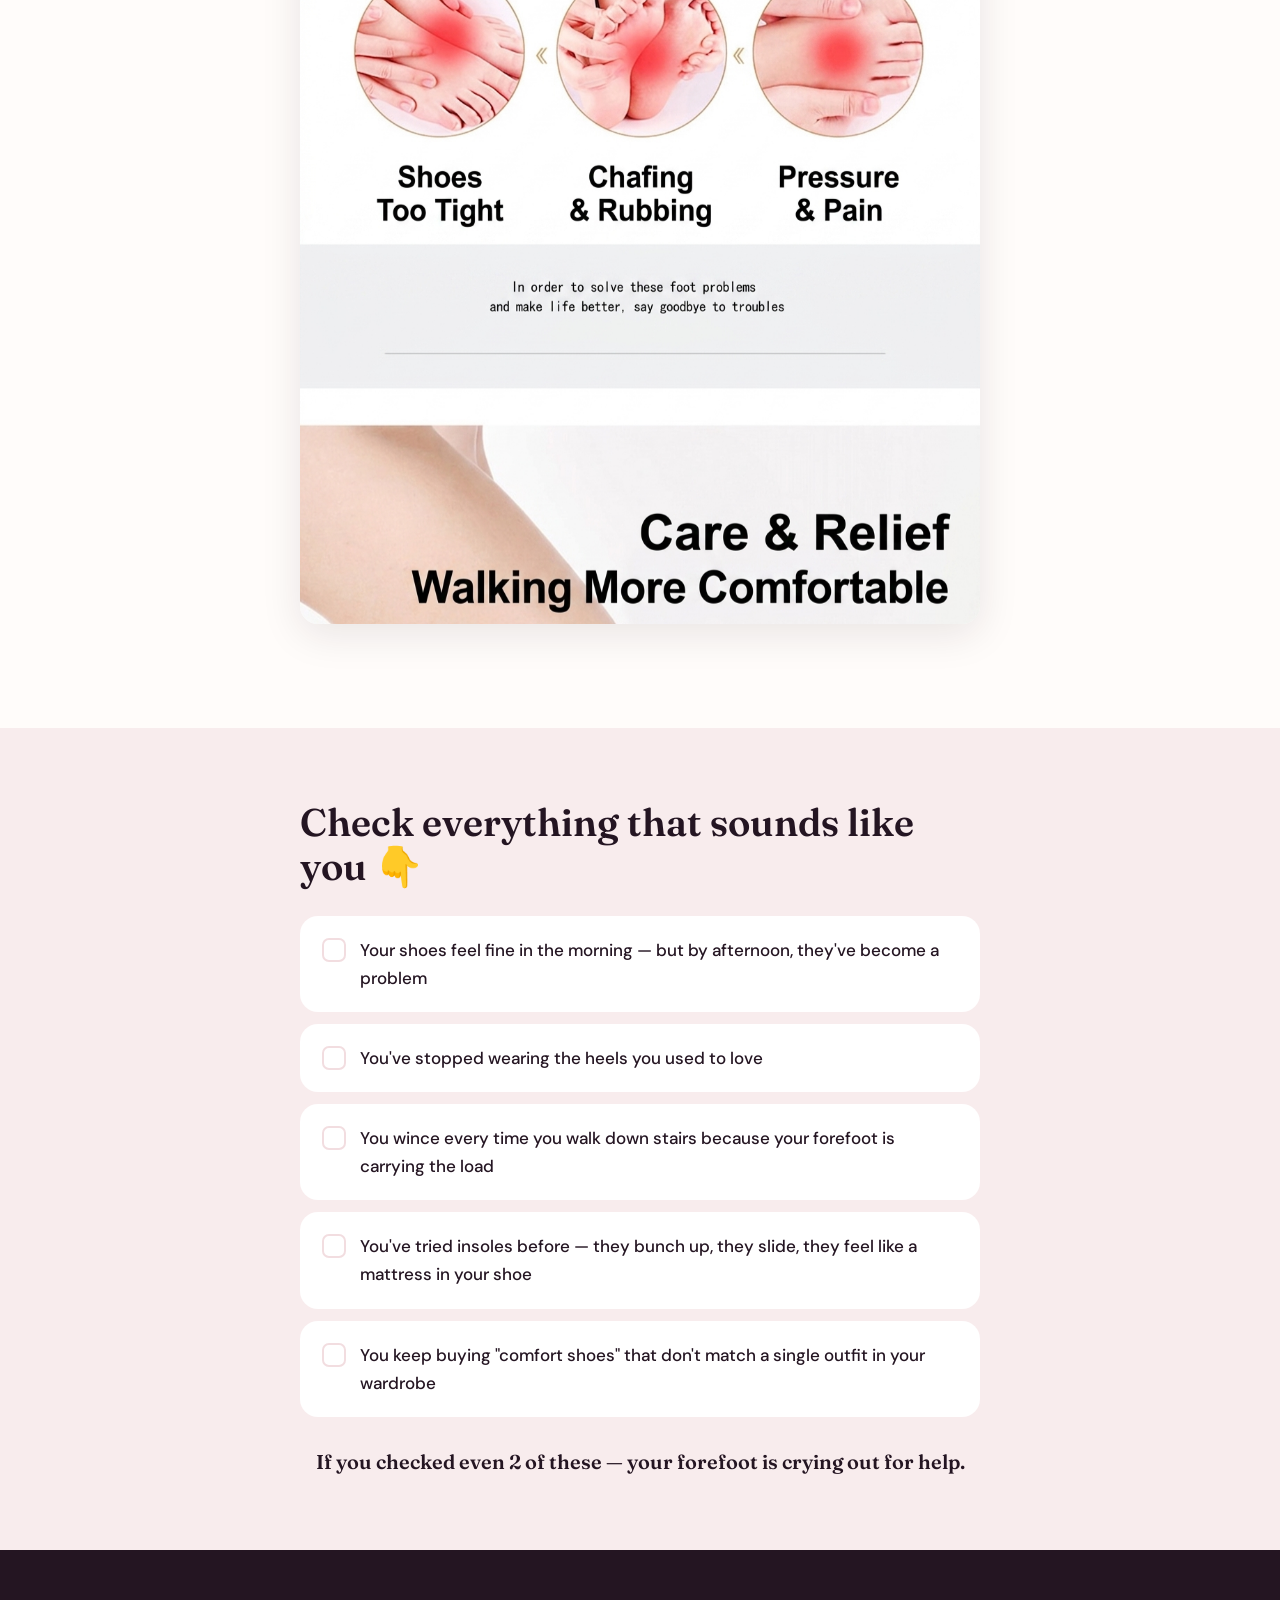
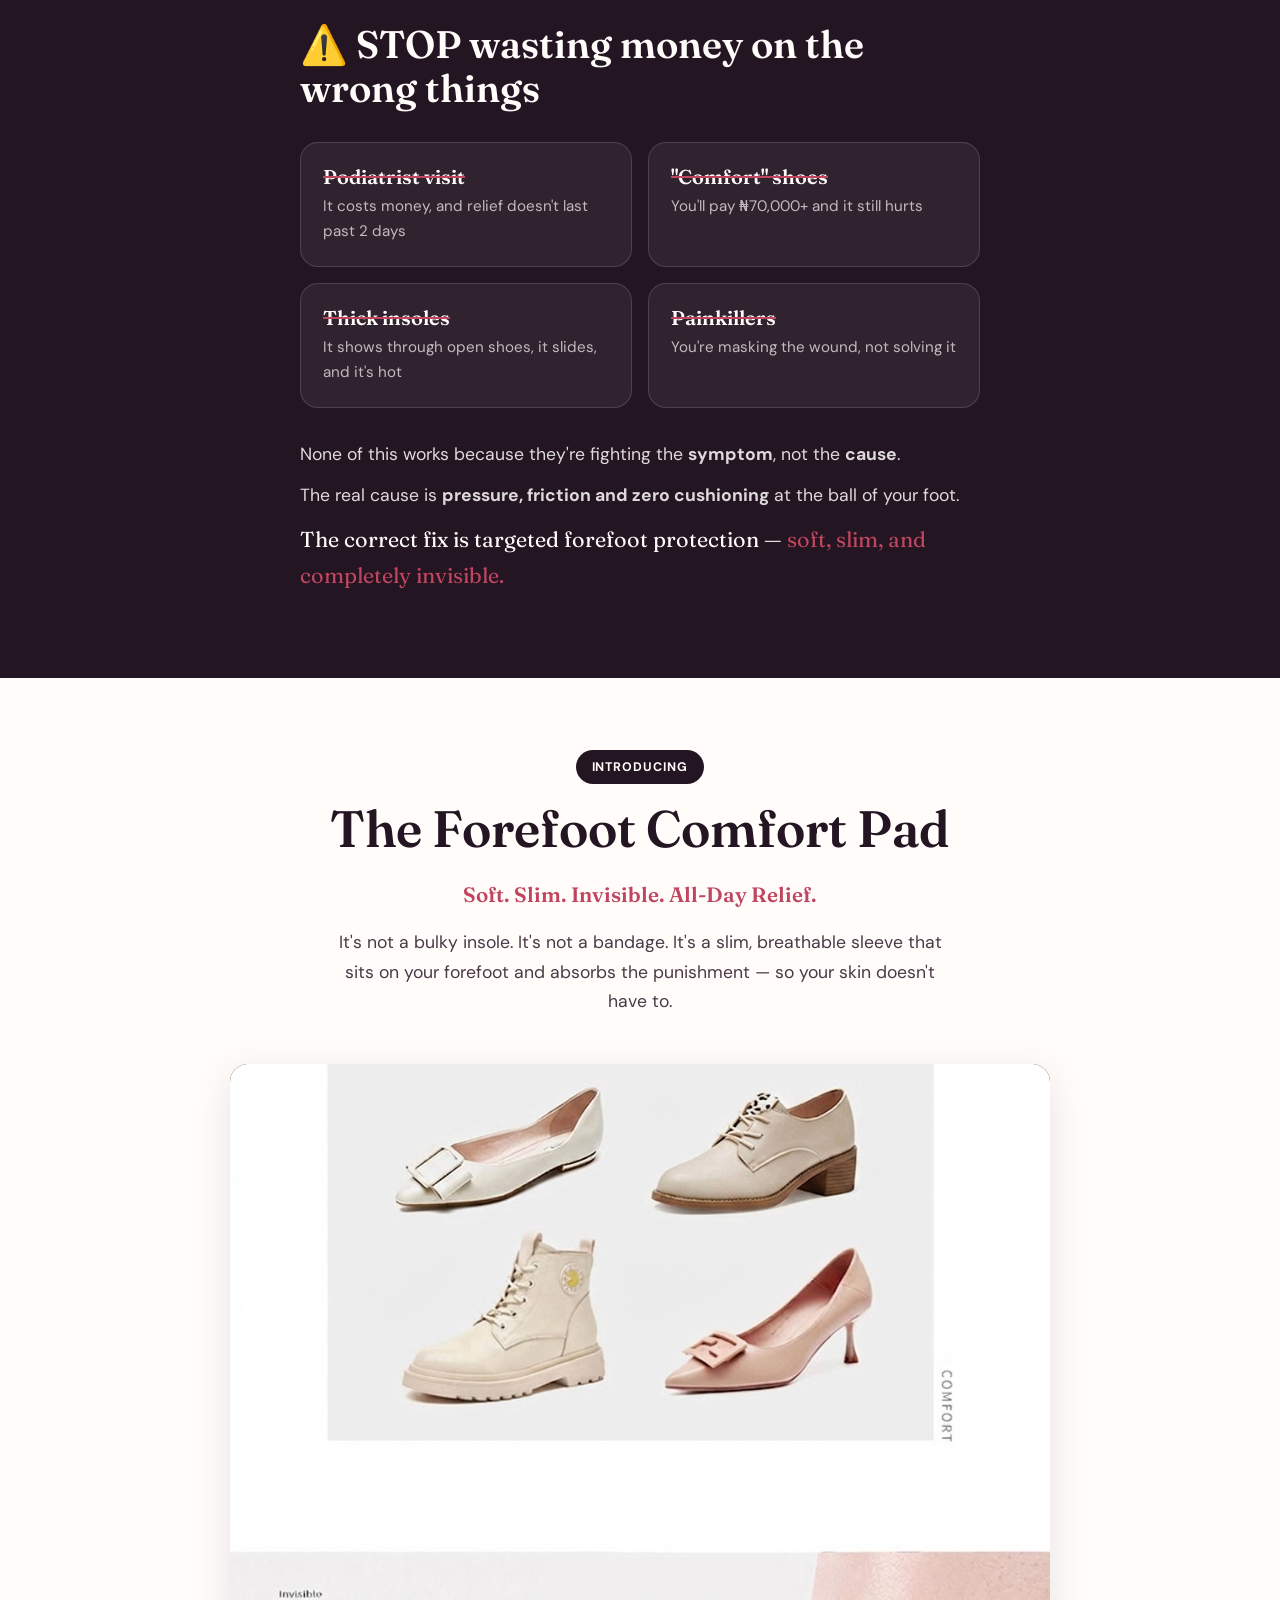
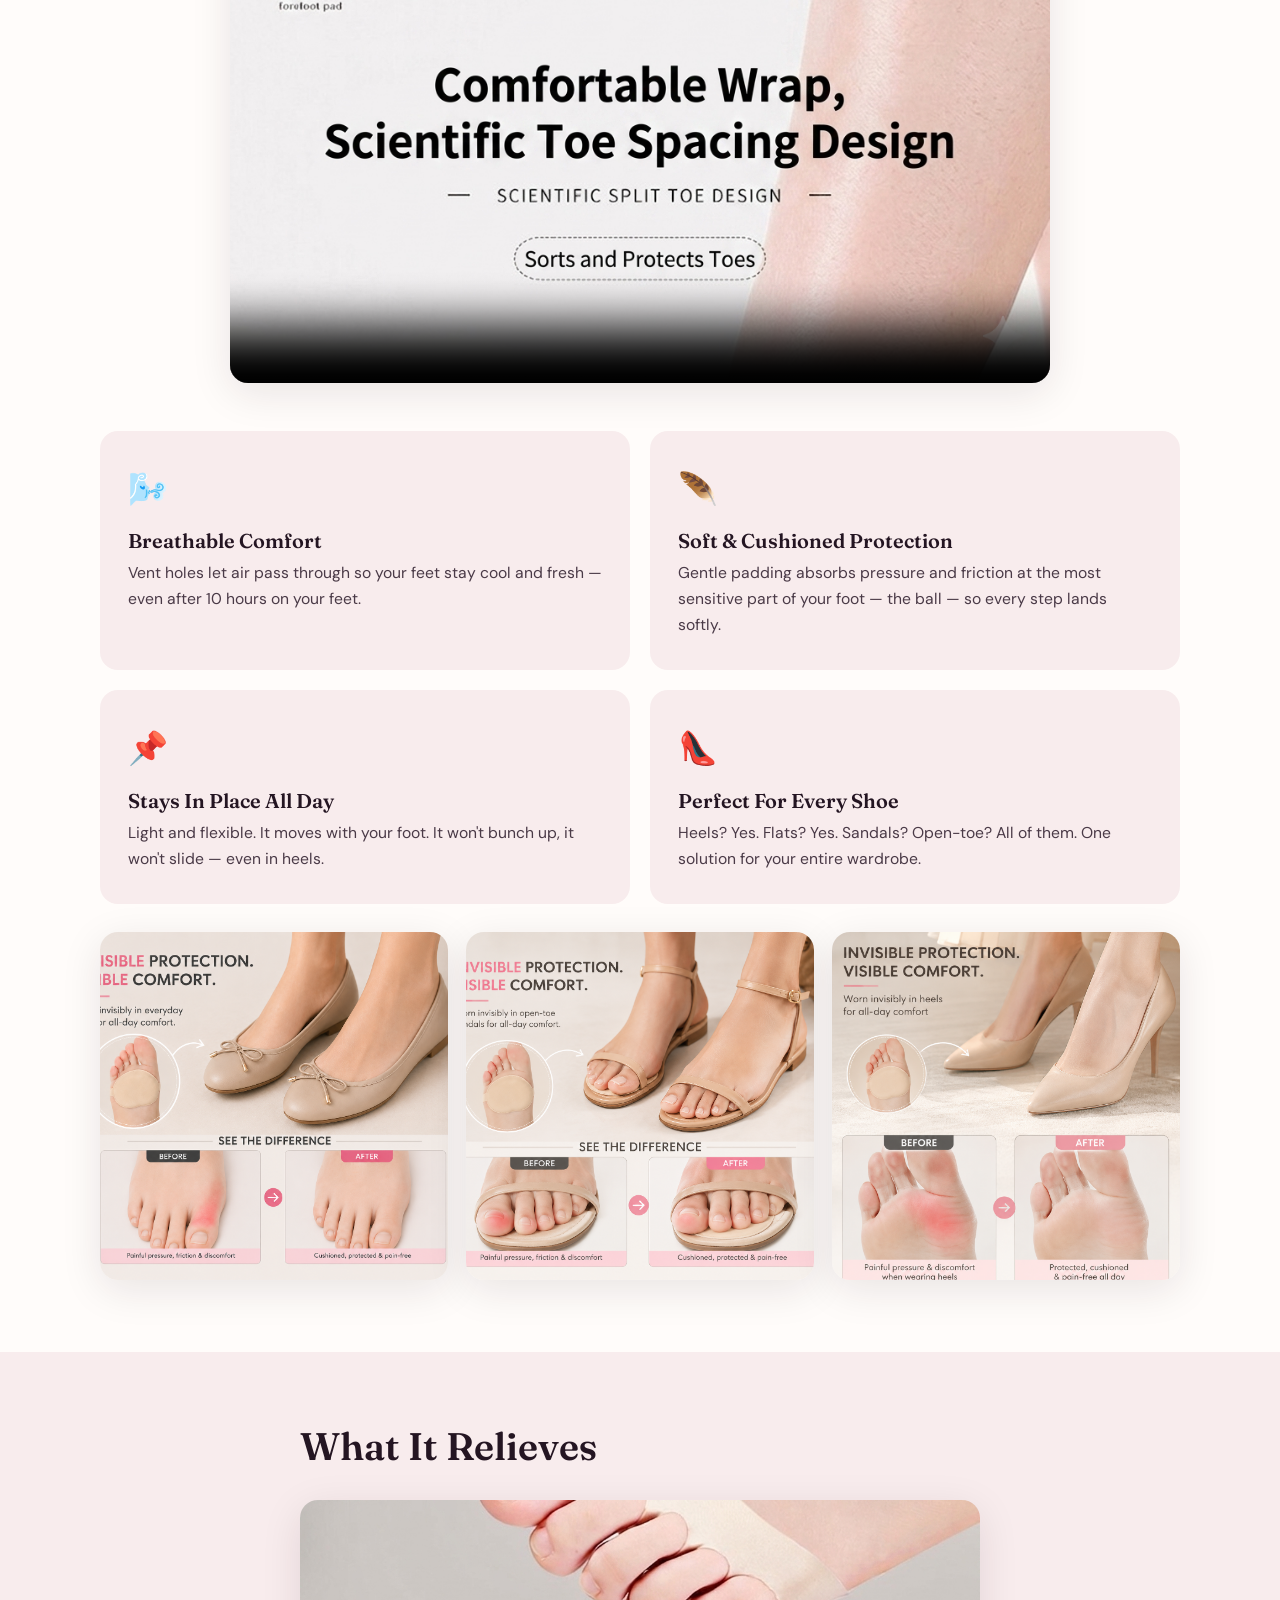
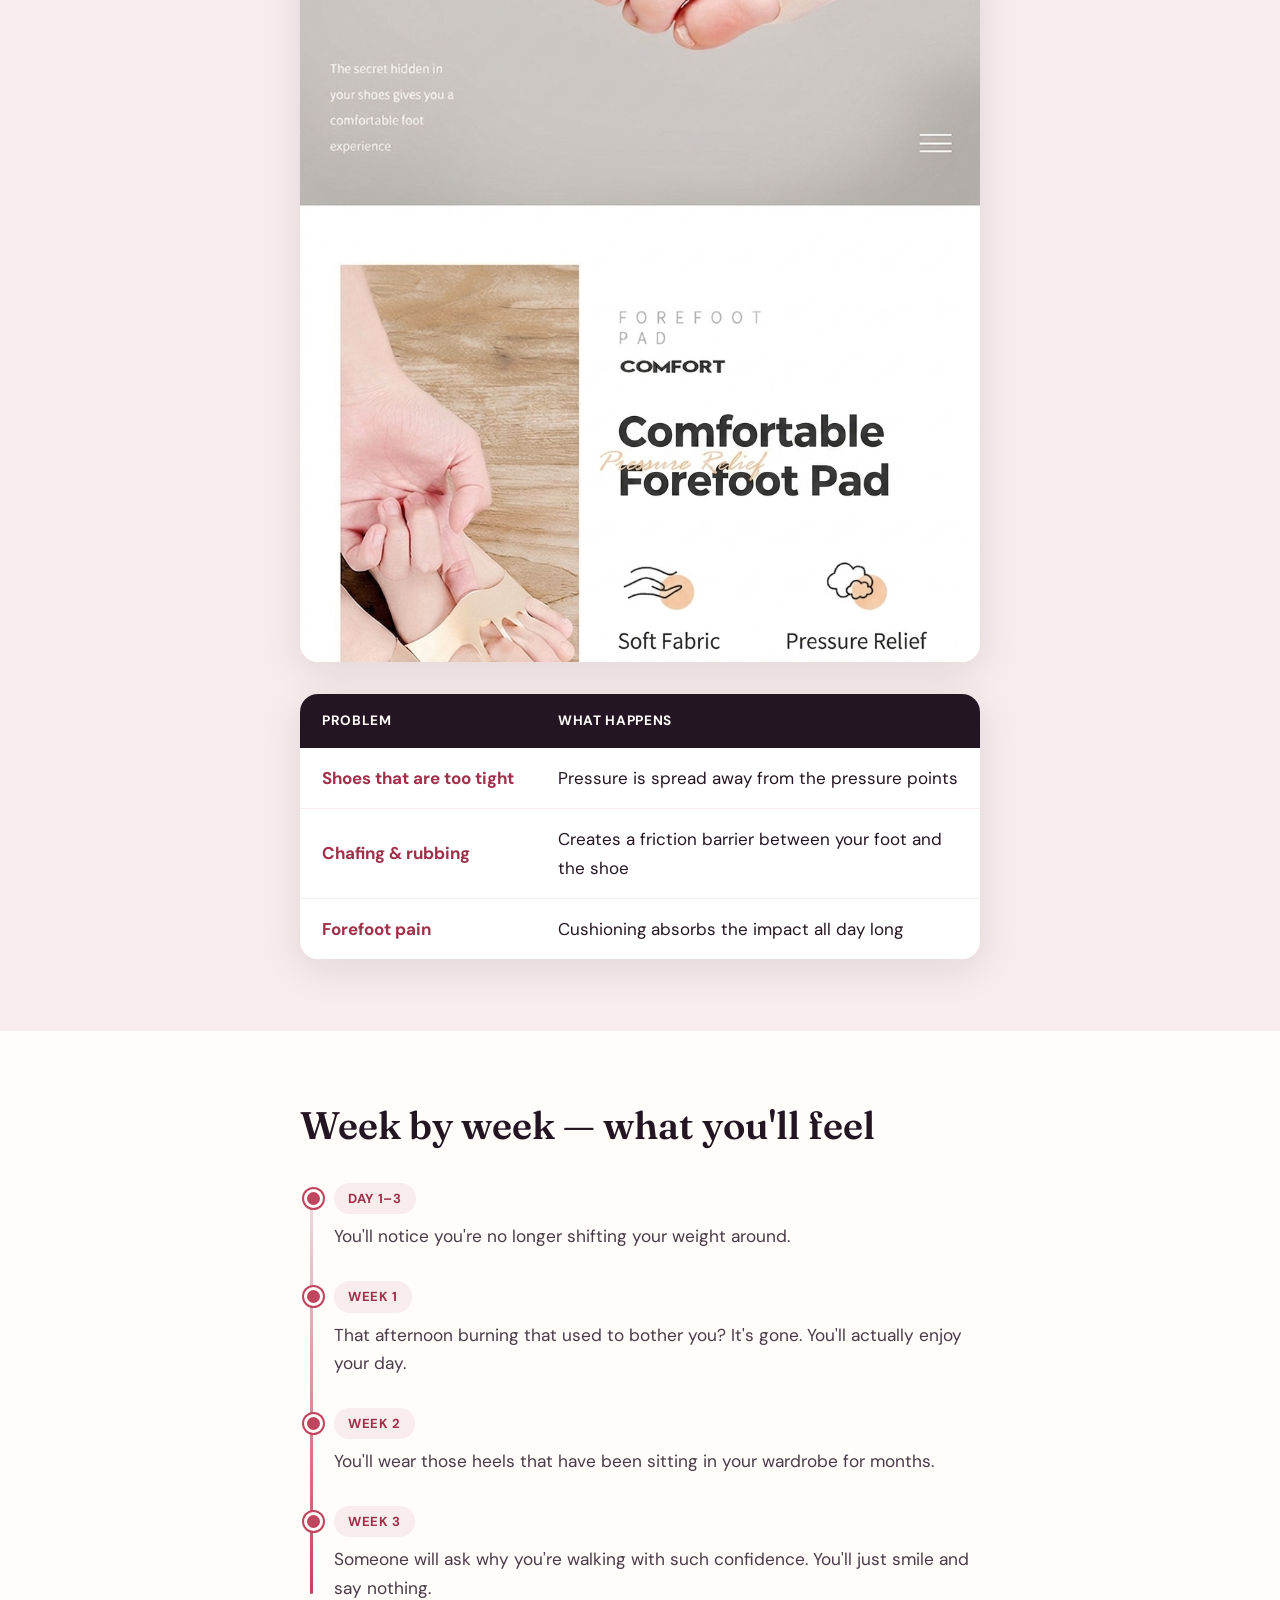
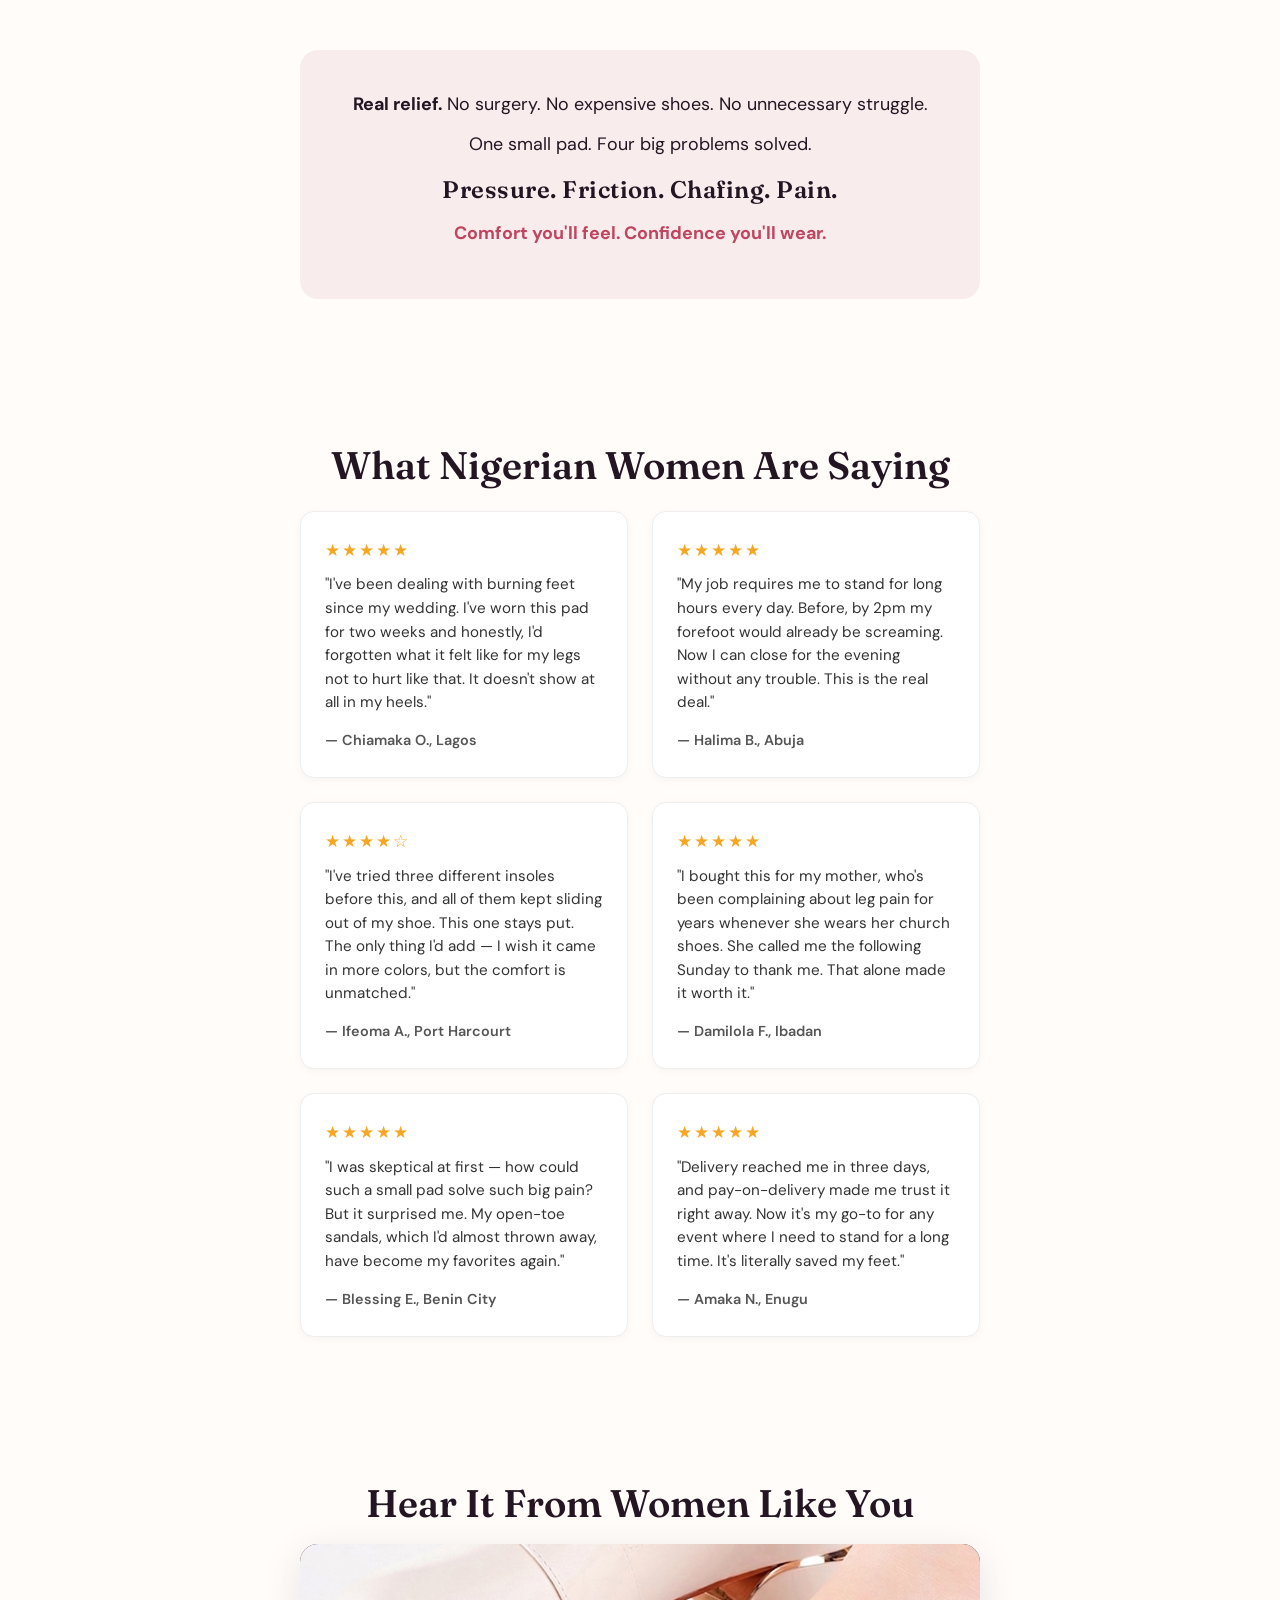
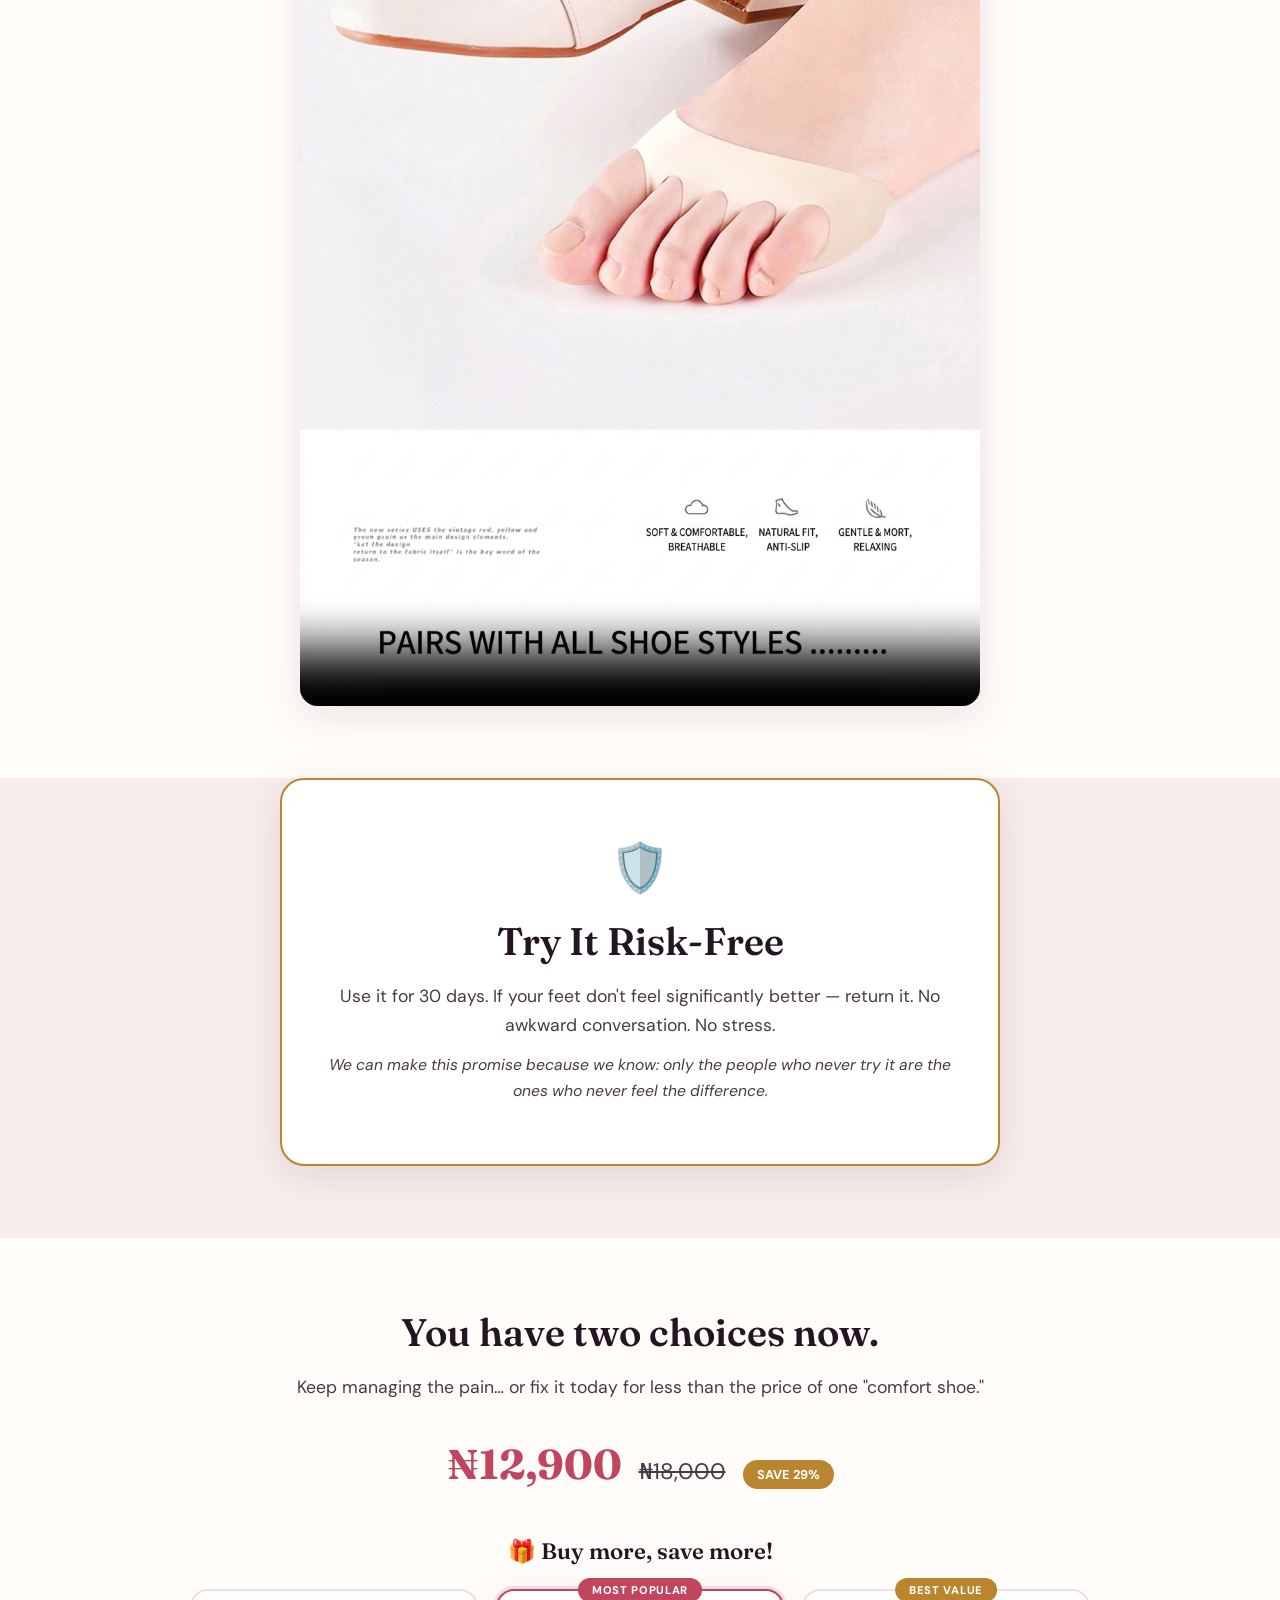
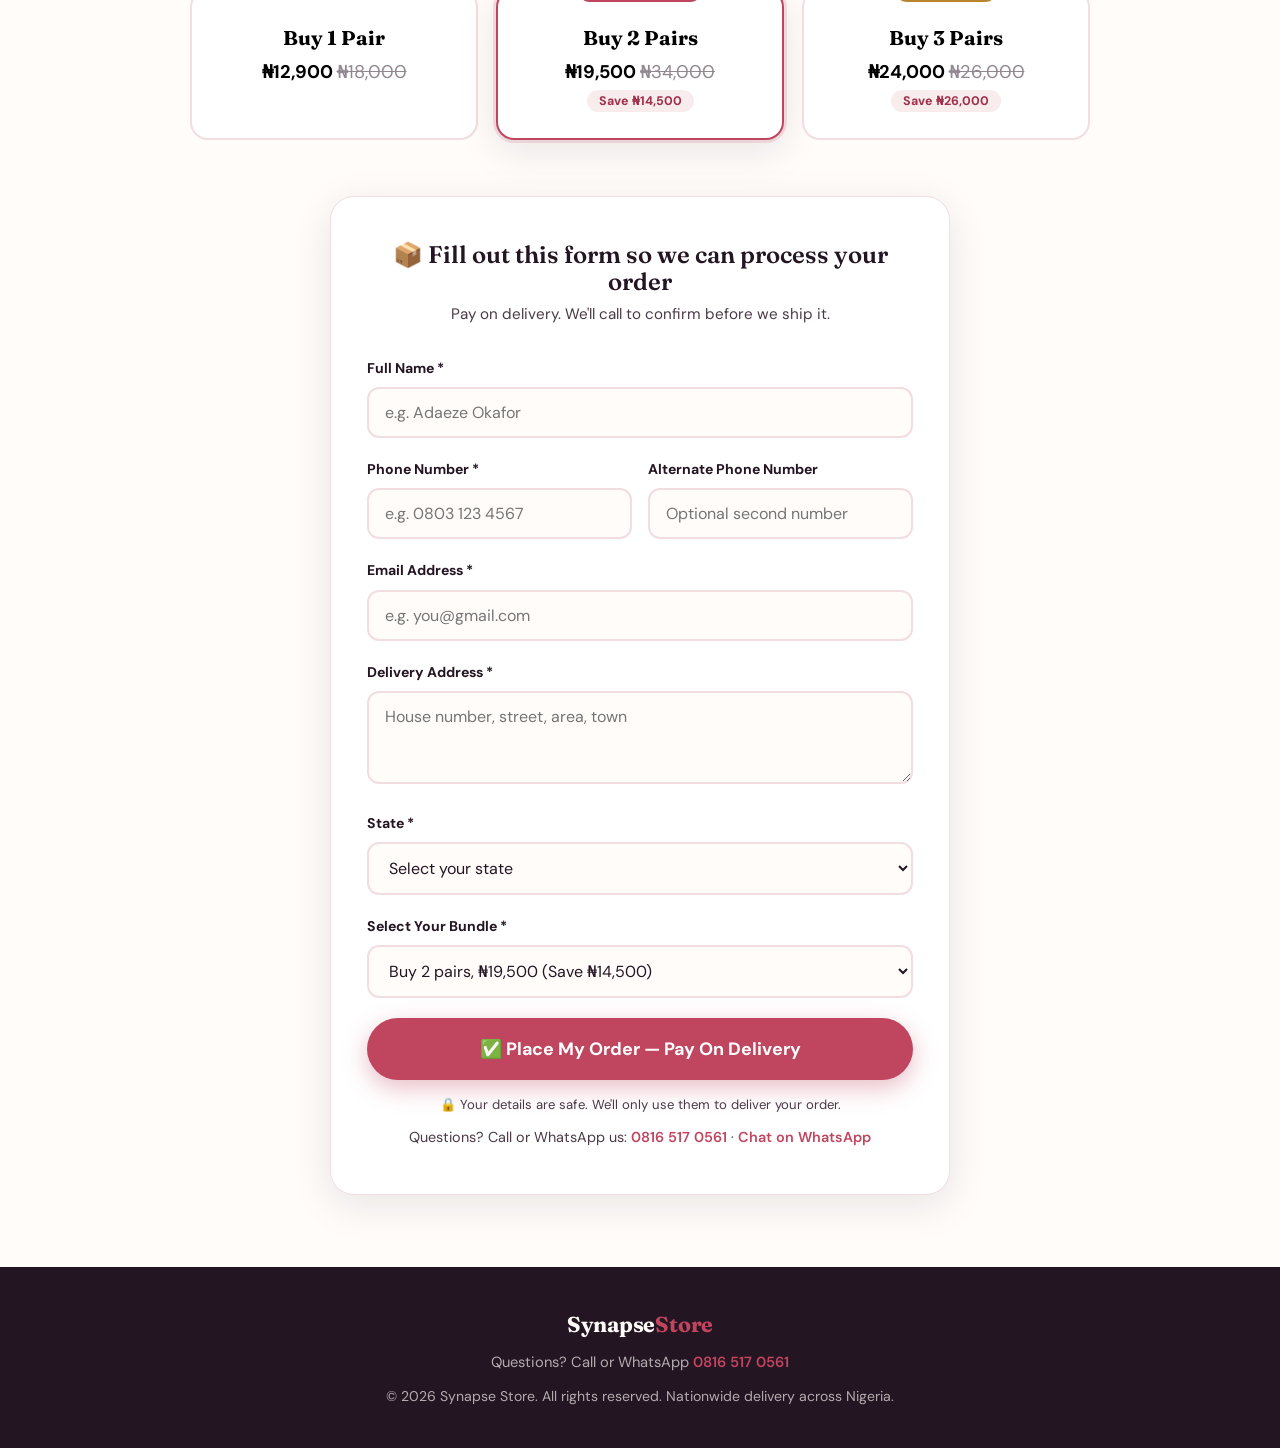
<file: index.html>
<!DOCTYPE html>
<html lang="en">
<head>
  <!-- Meta Pixel Code -->
<script>
!function(f,b,e,v,n,t,s)
{if(f.fbq)return;n=f.fbq=function(){n.callMethod?
n.callMethod.apply(n,arguments):n.queue.push(arguments)};
if(!f._fbq)f._fbq=n;n.push=n;n.loaded=!0;n.version='2.0';
n.queue=[];t=b.createElement(e);t.async=!0;
t.src=v;s=b.getElementsByTagName(e)[0];
s.parentNode.insertBefore(t,s)}(window, document,'script',
'https://connect.facebook.net/en_US/fbevents.js');
fbq('init', '1107035018727703');
fbq('track', 'PageView');
</script>
<noscript><img height="1" width="1" style="display:none"
src="https://www.facebook.com/tr?id=1107035018727703&ev=PageView&noscript=1"
/></noscript>
<!-- End Meta Pixel Code -->
  <meta charset="UTF-8" />
  <meta name="viewport" content="width=device-width, initial-scale=1.0" />
  <title>Forefoot Comfort Pad — End The Burning. Kill The Pressure. | Synapse Store</title>
  <meta name="description" content="Slim, breathable forefoot pads that end burning and pressure at the ball of your foot. Wear the shoes you love again. Pay on delivery nationwide." />
  <link rel="preconnect" href="https://fonts.googleapis.com" />
  <link rel="preconnect" href="https://fonts.gstatic.com" crossorigin />
  <link href="https://fonts.googleapis.com/css2?family=Fraunces:opsz,wght@9..144,500;9..144,600;9..144,700&family=DM+Sans:opsz,wght@9..40,400;9..40,500;9..40,600;9..40,700&display=swap" rel="stylesheet" />
  <link rel="stylesheet" href="styles.css" />
  <style>
    .testimonials-text .testimonial-disclaimer {
      font-size: 0.85rem;
      color: #888;
      margin-bottom: 2rem;
    }
    .testimonial-grid {
      display: grid;
      grid-template-columns: repeat(auto-fit, minmax(260px, 1fr));
      gap: 1.5rem;
      margin-top: 1.5rem;
    }
    .testimonial-card {
      background: #fff;
      border: 1px solid #eee;
      border-radius: 14px;
      padding: 1.5rem;
      box-shadow: 0 2px 10px rgba(0,0,0,0.04);
    }
    .testimonial-card .t-stars {
      color: #f5a623;
      letter-spacing: 2px;
      margin-bottom: 0.6rem;
    }
    .testimonial-card .t-quote {
      font-size: 0.95rem;
      line-height: 1.55;
      color: #333;
      margin-bottom: 0.9rem;
    }
    .testimonial-card .t-author {
      font-weight: 600;
      font-size: 0.9rem;
      color: #555;
    }
  </style>
</head>
<body>

  <!-- ANNOUNCEMENT BAR -->
  <div class="announce">
    <p>🚚 FREE Delivery Nationwide &nbsp;•&nbsp; 💵 Pay On Delivery &nbsp;•&nbsp; 🛡️ 30-Day Money-Back Guarantee</p>
  </div>

  <!-- NAV -->
  <header class="nav">
    <div class="container nav-inner">
      <span class="brand">Synapse<em>Store</em></span>
      <a href="#order" class="btn btn-nav">Order Now</a>
    </div>
  </header>

  <!-- ============ HERO / TOP OF FOLD ============ -->
  <section class="hero">
    <div class="container hero-grid">
      <div class="hero-copy">
        <p class="eyebrow">⚠️ Attention women who wear shoes every day</p>
        <h1>End the burning.<br /><span class="accent">Kill the pressure.</span></h1>
        <p class="hero-sub">Walk as far as you want, for as long as you want — in the shoes you truly love.</p>

        <div class="rating-row">
          <span class="stars" aria-label="4.8 out of 5 stars">★★★★★</span>
          <span class="rating-text"><strong>4.8/5</strong> — from 2,300+ Nigerian women</span>
        </div>

        <ul class="hero-bullets">
          <li>Slim, invisible pad — works in heels, flats &amp; open shoes</li>
          <li>Absorbs pressure &amp; friction at the ball of your foot</li>
          <li>Breathable — stays cool even after 10 hours standing</li>
        </ul>

        <div class="hero-cta">
          <a href="#order" class="btn btn-primary">Get Mine — ₦12,900 <s>₦18,000</s></a>
          <p class="cta-note">Free Delivery 🎁</p>
        </div>

        <div class="trust-strip">
          <div class="trust-item"><span>💵</span><p>Pay on<br />Delivery</p></div>
          <div class="trust-item"><span>🚚</span><p>2–4 Day<br />Delivery</p></div>
          <div class="trust-item"><span>🛡️</span><p>30-Day<br />Guarantee</p></div>
          <div class="trust-item"><span>👠</span><p>Fits Every<br />Shoe</p></div>
        </div>
      </div>

      <div class="hero-media">
        <div class="product-frame">
          <!-- 🖼️ IMAGE SLOT 1: MAIN PRODUCT PHOTO -->
          <img src="161281.png" alt="Forefoot Comfort Pad worn on foot" />
          <div class="badge-float">-37% OFF<br /><small>Today Only</small></div>
        </div>
      </div>
    </div>
  </section>

  <!-- ============ THE MOMENT (STORY) ============ -->
  <section class="section story">
    <div class="container narrow">
      <h2>You know that feeling...</h2>
      <p><div>You're at a wedding. At work. Shopping. Or just out for the day.</div>
<div>Then it starts.</div>
<div>A sharp, burning pain shoots through the ball of your foot.</div>
<div>Every step hurts.</div>
<div>You shift your weight. You slow down. You start looking for the nearest chair.</div>
<div>Not because you're tired... Because your feet simply can't take it anymore.</div></p>
      <p class="pull">And deep down, you wonder... <em>"Is this how every day is going to feel?"</em></p>
      <p class="big-no">It doesn't have to.</p>
      <div>You deserve to walk, stand, and enjoy your day—without constantly thinking about foot pain.</div>

      <!-- 🖼️ IMAGE SLOT 2: LIFESTYLE / PAIN SHOT -->
      <img class="content-img" src="139140.png" alt="Woman removing painful heels at an event" />
    </div>
  </section>

  <!-- ============ INTERACTIVE CHECKLIST ============ -->
  <section class="section checklist-section">
    <div class="container narrow">
      <h2>Check everything that sounds like you 👇</h2>
      <div class="checklist" id="painChecklist">
        <label class="check-item"><input type="checkbox" /><span class="box"></span><span class="check-text">Your shoes feel fine in the morning — but by afternoon, they've become a problem</span></label>
        <label class="check-item"><input type="checkbox" /><span class="box"></span><span class="check-text">You've stopped wearing the heels you used to love</span></label>
        <label class="check-item"><input type="checkbox" /><span class="box"></span><span class="check-text">You wince every time you walk down stairs because your forefoot is carrying the load</span></label>
        <label class="check-item"><input type="checkbox" /><span class="box"></span><span class="check-text">You've tried insoles before — they bunch up, they slide, they feel like a mattress in your shoe</span></label>
        <label class="check-item"><input type="checkbox" /><span class="box"></span><span class="check-text">You keep buying "comfort shoes" that don't match a single outfit in your wardrobe</span></label>
      </div>
      <p class="checklist-result" id="checklistResult">If you checked even 2 of these — your forefoot is crying out for help.</p>
    </div>
  </section>

  <!-- ============ STOP WASTING MONEY ============ -->
  <section class="section wrong-things">
    <div class="container narrow">
      <h2>⚠️ STOP wasting money on the wrong things</h2>
      <div class="wrong-grid">
        <div class="wrong-card"><h3>Podiatrist visit</h3><p>It costs money, and relief doesn't last past 2 days</p></div>
        <div class="wrong-card"><h3>"Comfort" shoes</h3><p>You'll pay ₦70,000+ and it still hurts</p></div>
        <div class="wrong-card"><h3>Thick insoles</h3><p>It shows through open shoes, it slides, and it's hot</p></div>
        <div class="wrong-card"><h3>Painkillers</h3><p>You're masking the wound, not solving it</p></div>
      </div>
      <div class="cause-fix">
        <p>None of this works because they're fighting the <strong>symptom</strong>, not the <strong>cause</strong>.</p>
        <p>The real cause is <strong>pressure, friction and zero cushioning</strong> at the ball of your foot.</p>
        <p class="fix-line">The correct fix is targeted forefoot protection — <span class="accent">soft, slim, and completely invisible.</span></p>
      </div>
    </div>
  </section>

  <!-- ============ PRODUCT INTRO ============ -->
  <section class="section product-intro">
    <div class="container">
      <p class="eyebrow center">Introducing</p>
      <h2 class="center xl">The Forefoot Comfort Pad</h2>
      <p class="tagline center">Soft. Slim. Invisible. All-Day Relief.</p>
      <p class="center narrow-p">It's not a bulky insole. It's not a bandage. It's a slim, breathable sleeve that sits on your forefoot and absorbs the punishment — so your skin doesn't have to.</p>

      <!-- 🎬 VIDEO SLOT 1: PRODUCT DEMO (how to wear it / how it works) -->
      <video class="content-video" controls playsinline poster="139861.png">
        <source src="158901.mp4" type="video/mp4" />
      </video>

      <div class="features-grid">
        <div class="feature">
          <span class="feature-icon">🌬️</span>
          <h3>Breathable Comfort</h3>
          <p>Vent holes let air pass through so your feet stay cool and fresh — even after 10 hours on your feet.</p>
        </div>
        <div class="feature">
          <span class="feature-icon">🪶</span>
          <h3>Soft &amp; Cushioned Protection</h3>
          <p>Gentle padding absorbs pressure and friction at the most sensitive part of your foot — the ball — so every step lands softly.</p>
        </div>
        <div class="feature">
          <span class="feature-icon">📌</span>
          <h3>Stays In Place All Day</h3>
          <p>Light and flexible. It moves with your foot. It won't bunch up, it won't slide — even in heels.</p>
        </div>
        <div class="feature">
          <span class="feature-icon">👠</span>
          <h3>Perfect For Every Shoe</h3>
          <p>Heels? Yes. Flats? Yes. Sandals? Open-toe? All of them. One solution for your entire wardrobe.</p>
        </div>
      </div>

      <!-- 🖼️ IMAGE SLOTS 3–5: SHOE GALLERY (proof it works in every shoe) -->
      <div class="media-gallery">
        <img class="gallery-img" src="ChatGPT Image Jul 6, 2026, 03_34_47 AM.png" alt="Pad worn invisibly in heels" />
        <img class="gallery-img" src="ChatGPT Image Jul 5, 2026, 05_35_56 PM.png" alt="Pad worn in everyday flats" />
        <img class="gallery-img" src="ChatGPT Image Jul 5, 2026, 05_33_18 PM.png" alt="Pad worn in open-toe sandals" />
      </div>
    </div>
  </section>

  <!-- ============ RELIEF TABLE ============ -->
  <section class="section relief">
    <div class="container narrow">
      <h2>What It Relieves</h2>

      <!-- 🖼️ IMAGE SLOT 6: PRODUCT CLOSE-UP / DETAIL SHOT -->
      <img class="content-img" src="139138.png" alt="Close-up of the breathable vent holes and soft padding" />

      <table class="relief-table">
        <thead>
          <tr><th>Problem</th><th>What Happens</th></tr>
        </thead>
        <tbody>
          <tr><td>Shoes that are too tight</td><td>Pressure is spread away from the pressure points</td></tr>
          <tr><td>Chafing &amp; rubbing</td><td>Creates a friction barrier between your foot and the shoe</td></tr>
          <tr><td>Forefoot pain</td><td>Cushioning absorbs the impact all day long</td></tr>
        </tbody>
      </table>
    </div>
  </section>

  <!-- ============ TIMELINE ============ -->
  <section class="section timeline-section">
    <div class="container narrow">
      <h2>Week by week — what you'll feel</h2>
      <div class="timeline">
        <div class="tl-item">
          <div class="tl-marker">Day 1–3</div>
          <p>You'll notice you're no longer shifting your weight around.</p>
        </div>
        <div class="tl-item">
          <div class="tl-marker">Week 1</div>
          <p>That afternoon burning that used to bother you? It's gone. You'll actually enjoy your day.</p>
        </div>
        <div class="tl-item">
          <div class="tl-marker">Week 2</div>
          <p>You'll wear those heels that have been sitting in your wardrobe for months.</p>
        </div>
        <div class="tl-item">
          <div class="tl-marker">Week 3</div>
          <p>Someone will ask why you're walking with such confidence. You'll just smile and say nothing.</p>
        </div>
      </div>

      <div class="summary-block">
        <p><strong>Real relief.</strong> No surgery. No expensive shoes. No unnecessary struggle.</p>
        <p>One small pad. Four big problems solved.</p>
        <p class="four-words">Pressure. Friction. Chafing. Pain.</p>
        <p class="accent"><strong>Comfort you'll feel. Confidence you'll wear.</strong></p>
      </div>
    </div>
  </section>

  <!-- ============ TESTIMONIALS ============ -->
  <section class="section testimonials-text">
    <div class="container narrow">
      <h2 class="center">What Nigerian Women Are Saying</h2>
     
      <div class="testimonial-grid">
        <div class="testimonial-card">
          <div class="t-stars">★★★★★</div>
          <p class="t-quote">"I've been dealing with burning feet since my wedding. I've worn this pad for two weeks and honestly, I'd forgotten what it felt like for my legs not to hurt like that. It doesn't show at all in my heels."</p>
          <p class="t-author">— Chiamaka O., Lagos</p>
        </div>

        <div class="testimonial-card">
          <div class="t-stars">★★★★★</div>
          <p class="t-quote">"My job requires me to stand for long hours every day. Before, by 2pm my forefoot would already be screaming. Now I can close for the evening without any trouble. This is the real deal."</p>
          <p class="t-author">— Halima B., Abuja</p>
        </div>

        <div class="testimonial-card">
          <div class="t-stars">★★★★☆</div>
          <p class="t-quote">"I've tried three different insoles before this, and all of them kept sliding out of my shoe. This one stays put. The only thing I'd add — I wish it came in more colors, but the comfort is unmatched."</p>
          <p class="t-author">— Ifeoma A., Port Harcourt</p>
        </div>

        <div class="testimonial-card">
          <div class="t-stars">★★★★★</div>
          <p class="t-quote">"I bought this for my mother, who's been complaining about leg pain for years whenever she wears her church shoes. She called me the following Sunday to thank me. That alone made it worth it."</p>
          <p class="t-author">— Damilola F., Ibadan</p>
        </div>

        <div class="testimonial-card">
          <div class="t-stars">★★★★★</div>
          <p class="t-quote">"I was skeptical at first — how could such a small pad solve such big pain? But it surprised me. My open-toe sandals, which I'd almost thrown away, have become my favorites again."</p>
          <p class="t-author">— Blessing E., Benin City</p>
        </div>

        <div class="testimonial-card">
          <div class="t-stars">★★★★★</div>
          <p class="t-quote">"Delivery reached me in three days, and pay-on-delivery made me trust it right away. Now it's my go-to for any event where I need to stand for a long time. It's literally saved my feet."</p>
          <p class="t-author">— Amaka N., Enugu</p>
        </div>
      </div>
    </div>
  </section>

  <!-- ============ TESTIMONIAL VIDEO ============ -->
  <section class="section testimonial-video">
    <div class="container narrow">
      <h2 class="center">Hear It From Women Like You</h2>

      <!-- 🎬 VIDEO SLOT 2: CUSTOMER TESTIMONIAL / UGC VIDEO -->
      <video class="content-video" controls playsinline poster="139860.png">
        <source src="158825.mp4" type="video/mp4" />
      </video>
    </div>
  </section>

  <!-- ============ GUARANTEE ============ -->
  <section class="section guarantee">
    <div class="container narrow guarantee-card">
      <span class="shield">🛡️</span>
      <h2>Try It Risk-Free</h2>
      <p>Use it for 30 days. If your feet don't feel significantly better — return it. No awkward conversation. No stress.</p>
      <p class="g-sub">We can make this promise because we know: only the people who never try it are the ones who never feel the difference.</p>
    </div>
  </section>

  <!-- ============ BUNDLES + ORDER FORM ============ -->
  <section class="section order-section" id="order">
    <div class="container">
      <h2 class="center">You have two choices now.</h2>
      <p class="center choices-sub">Keep managing the pain… or fix it today for less than the price of one "comfort shoe."</p>

      <div class="price-line center">
        <span class="sale-price">₦12,900</span>
        <span class="old-price">₦18,000</span>
        <span class="save-tag">SAVE 29%</span>
      </div>

      <h3 class="center bundle-heading">🎁 Buy more, save more!</h3>

      <div class="bundles" id="bundles">
        <button type="button" class="bundle" data-bundle="Buy 1 pair — ₦12,900">
          <span class="bundle-name">Buy 1 Pair</span>
          <span class="bundle-price">₦12,900 <s>₦18,000</s></span>
        </button>
        <button type="button" class="bundle popular selected" data-bundle="Buy 2 pairs — ₦19,500 (Save ₦14,500)">
          <span class="pop-tag">MOST POPULAR</span>
          <span class="bundle-name">Buy 2 Pairs</span>
          <span class="bundle-price">₦19,500 <s>₦34,000</s></span>
          <span class="bundle-save">Save ₦14,500</span>
        </button>
        <button type="button" class="bundle" data-bundle="Buy 3 pairs — ₦24,000 (Save ₦26,000)">
          <span class="best-tag">BEST VALUE</span>
          <span class="bundle-name">Buy 3 Pairs</span>
          <span class="bundle-price">₦24,000 <s>₦26,000</s></span>
          <span class="bundle-save">Save ₦26,000</span>
        </button>
      </div>

      <!-- ORDER FORM -->
      <div class="form-wrap">
        <h3 class="form-title">📦 Fill out this form so we can process your order</h3>
        <p class="form-sub">Pay on delivery. We'll call to confirm before we ship it.</p>

        <form id="orderForm" novalidate>
          <div class="field">
            <label for="fullName">Full Name *</label>
            <input type="text" id="fullName" name="Full Name" placeholder="e.g. Adaeze Okafor" required />
          </div>

          <div class="field-row">
            <div class="field">
              <label for="phone">Phone Number *</label>
              <input type="tel" id="phone" name="Phone Number" placeholder="e.g. 0803 123 4567" required />
            </div>
            <div class="field">
              <label for="altPhone">Alternate Phone Number</label>
              <input type="tel" id="altPhone" name="Alternate Phone Number" placeholder="Optional second number" />
            </div>
          </div>

          <div class="field">
            <label for="email">Email Address *</label>
            <input type="email" id="email" name="Email" placeholder="e.g. you@gmail.com" required />
          </div>

          <div class="field">
            <label for="address">Delivery Address *</label>
            <textarea id="address" name="Delivery Address" rows="3" placeholder="House number, street, area, town" required></textarea>
          </div>

          <div class="field">
            <label for="state">State *</label>
            <select id="state" name="State" required>
              <option value="" disabled selected>Select your state</option>
              <option>Abia</option><option>Adamawa</option><option>Akwa Ibom</option>
              <option>Anambra</option><option>Bauchi</option><option>Bayelsa</option>
              <option>Benue</option><option>Borno</option><option>Cross River</option>
              <option>Delta</option><option>Ebonyi</option><option>Edo</option>
              <option>Ekiti</option><option>Enugu</option><option>FCT - Abuja</option>
              <option>Gombe</option><option>Imo</option><option>Jigawa</option>
              <option>Kaduna</option><option>Kano</option><option>Katsina</option>
              <option>Kebbi</option><option>Kogi</option><option>Kwara</option>
              <option>Lagos</option><option>Nasarawa</option><option>Niger</option>
              <option>Ogun</option><option>Ondo</option><option>Osun</option>
              <option>Oyo</option><option>Plateau</option><option>Rivers</option>
              <option>Sokoto</option><option>Taraba</option><option>Yobe</option>
              <option>Zamfara</option>
            </select>
          </div>

          <div class="field">
            <label for="bundleSelect">Select Your Bundle *</label>
            <select id="bundleSelect" name="Selected Bundle" required>
              <option value="1 Pair — ₦12,900">Buy 1 pair, ₦12,900</option>
              <option value="2 Pairs - ₦19,500 (Save ₦14,500)" selected>Buy 2 pairs, ₦19,500 (Save ₦14,500)</option>
              <option value="3 pairs — ₦24,000 (Save ₦26,000)">Buy 3 pairs, ₦24,000 (Save ₦26,000)</option>
            </select>
          </div>

          <button type="submit" class="btn btn-primary btn-submit" id="submitBtn">
            ✅ Place My Order — Pay On Delivery
          </button>

          <p class="form-secure">🔒 Your details are safe. We'll only use them to deliver your order.</p>

          <p class="contact-line">
            Questions? Call or WhatsApp us:
            <a href="tel:+2348165170561">0816 517 0561</a>
            ·
            <a href="https://wa.me/2348165170561" target="_blank" rel="noopener">Chat on WhatsApp</a>
          </p>

          <div class="form-message" id="formMessage" role="alert"></div>
        </form>
      </div>
    </div>
  </section>

  <!-- FOOTER -->
  <footer class="footer">
    <div class="container">
      <p class="brand">Synapse<em>Store</em></p>
      <p class="footer-contact">
        Questions? Call or WhatsApp
        <a href="tel:+2348165170561">0816 517 0561</a>
      </p>
      <p>© 2026 Synapse Store. All rights reserved. Nationwide delivery across Nigeria.</p>
    </div>
  </footer>

  <!-- STICKY MOBILE BAR -->
  <div class="sticky-bar" id="stickyBar">
    <div class="sticky-price">
      <strong>₦12,900</strong> <s>₦18,000</s>
    </div>
    <a href="#order" class="btn btn-primary btn-sticky">Order Now</a>
  </div>

  <a
    href="https://wa.me/2348165170561"
    target="_blank"
    rel="noopener"
    class="whatsapp-float"
    aria-label="Chat with us on WhatsApp"
  >💬</a>

  <script src="script.js"></script>
</body>
</html>
</file>
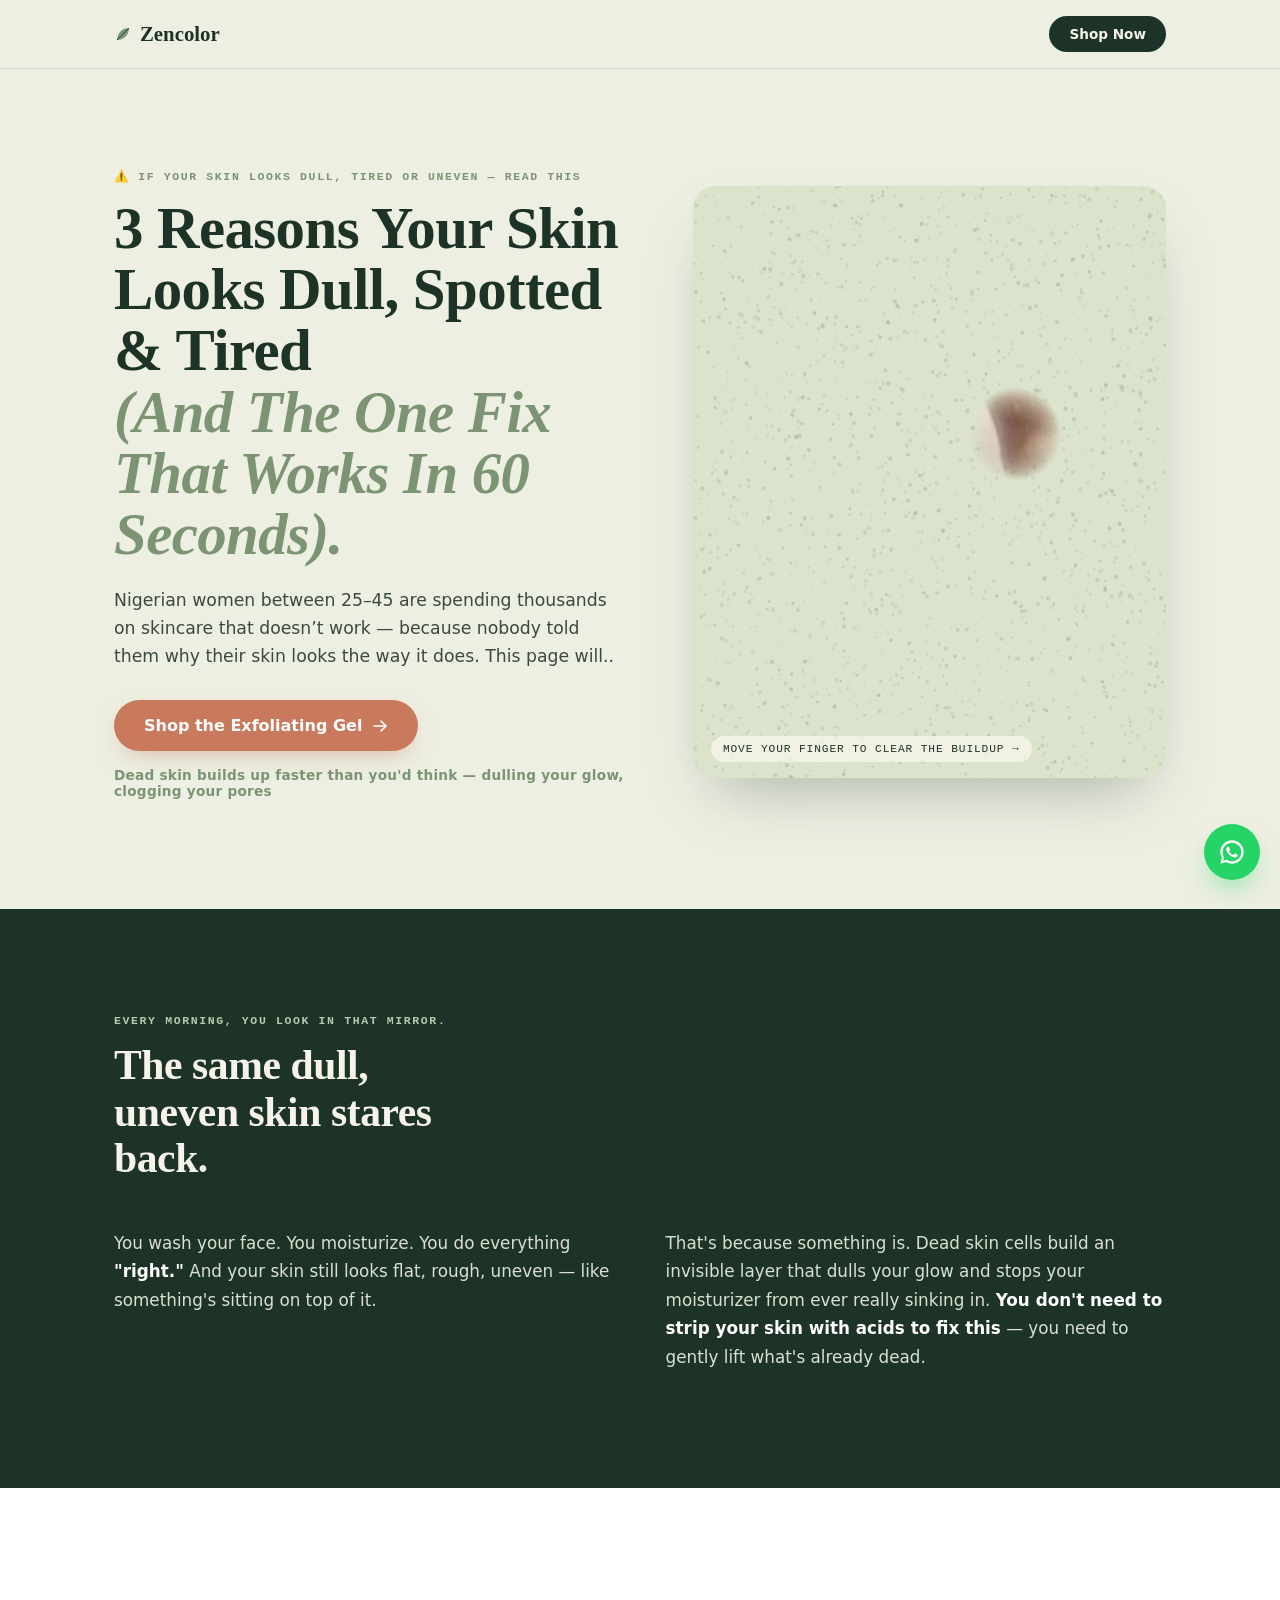
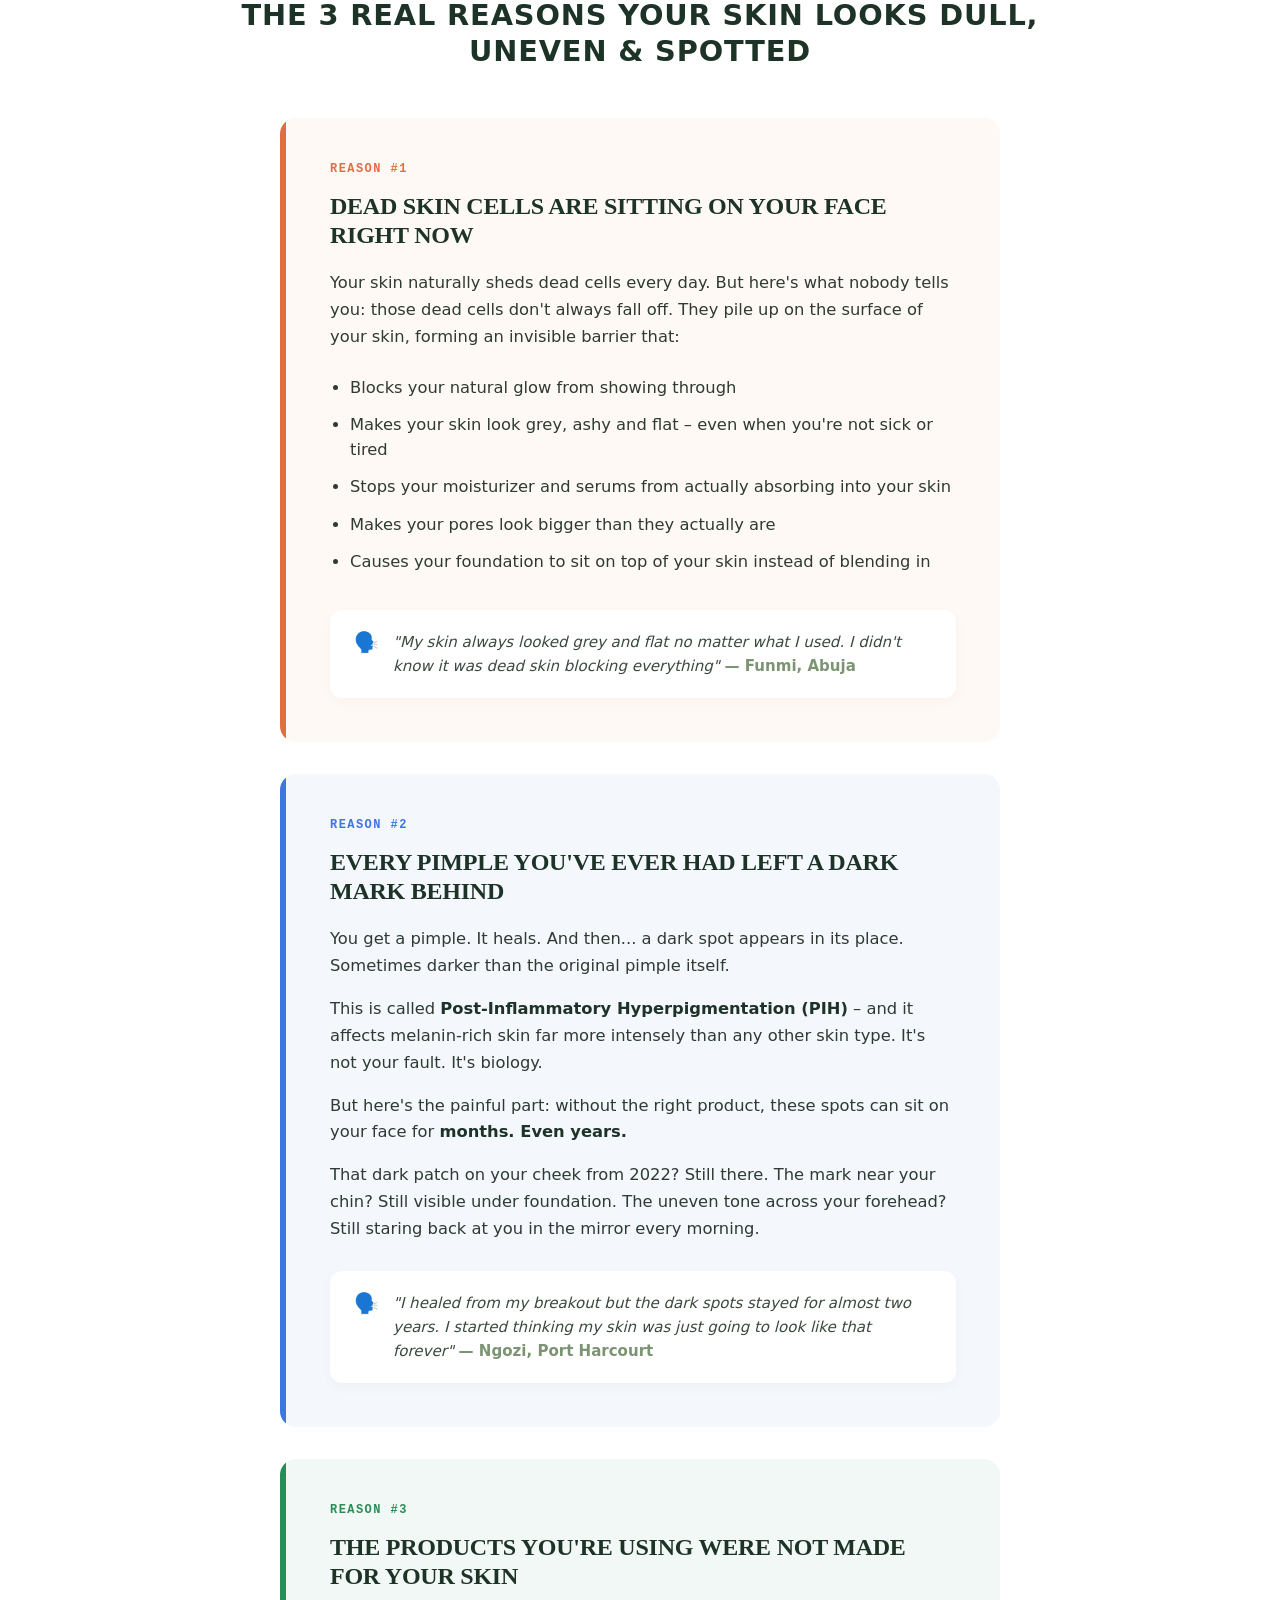
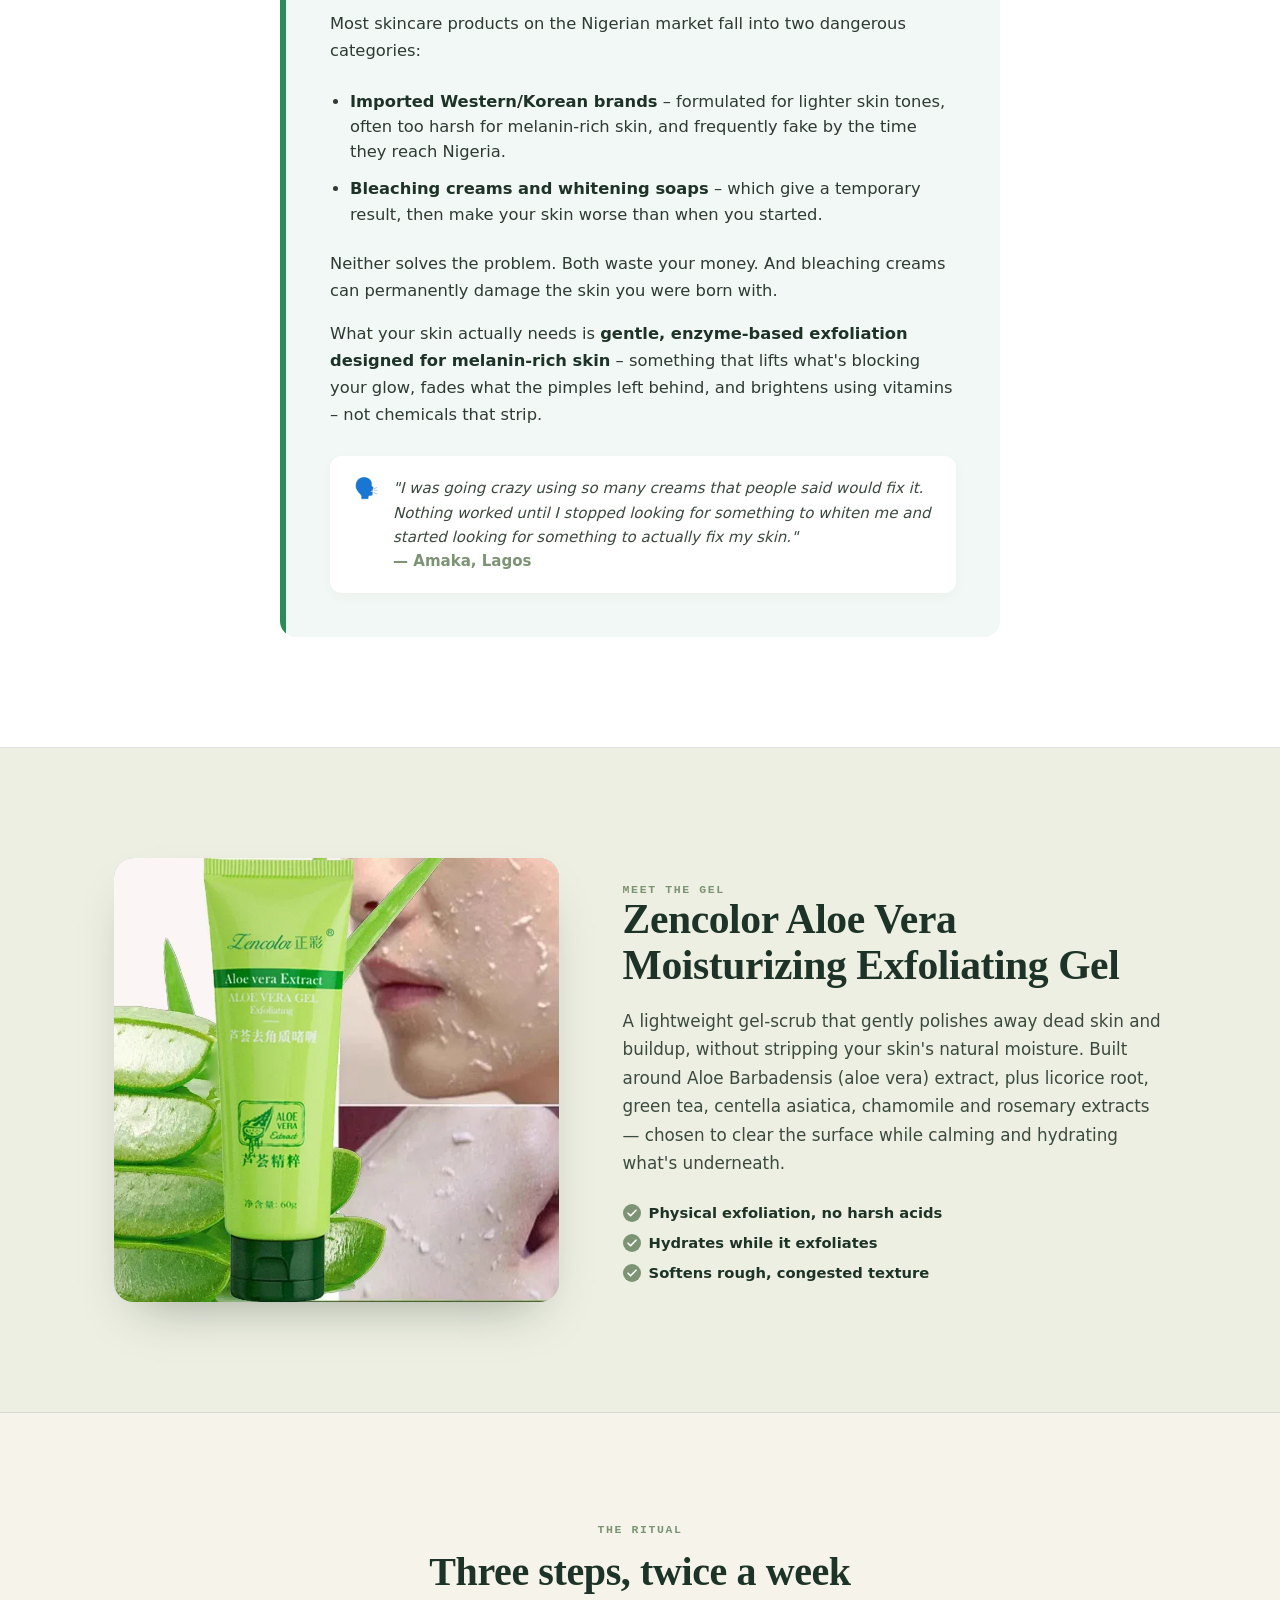
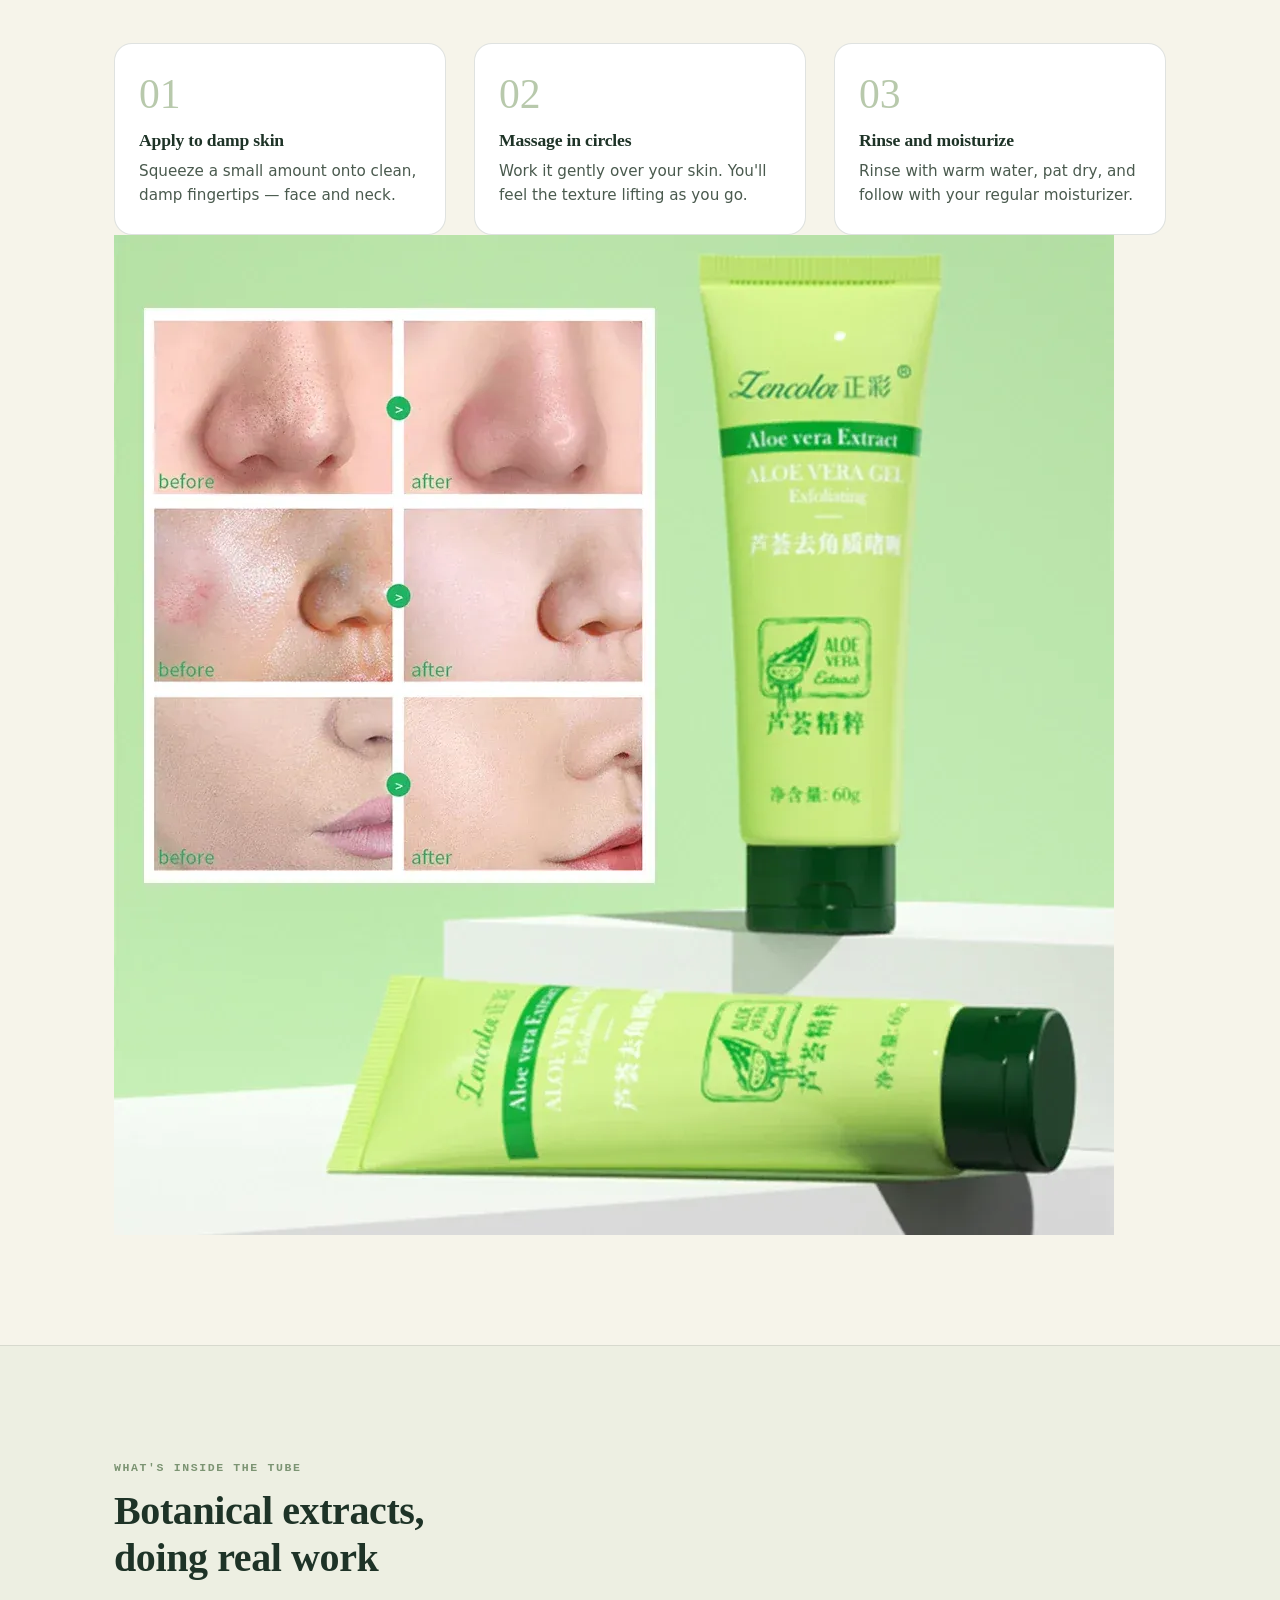
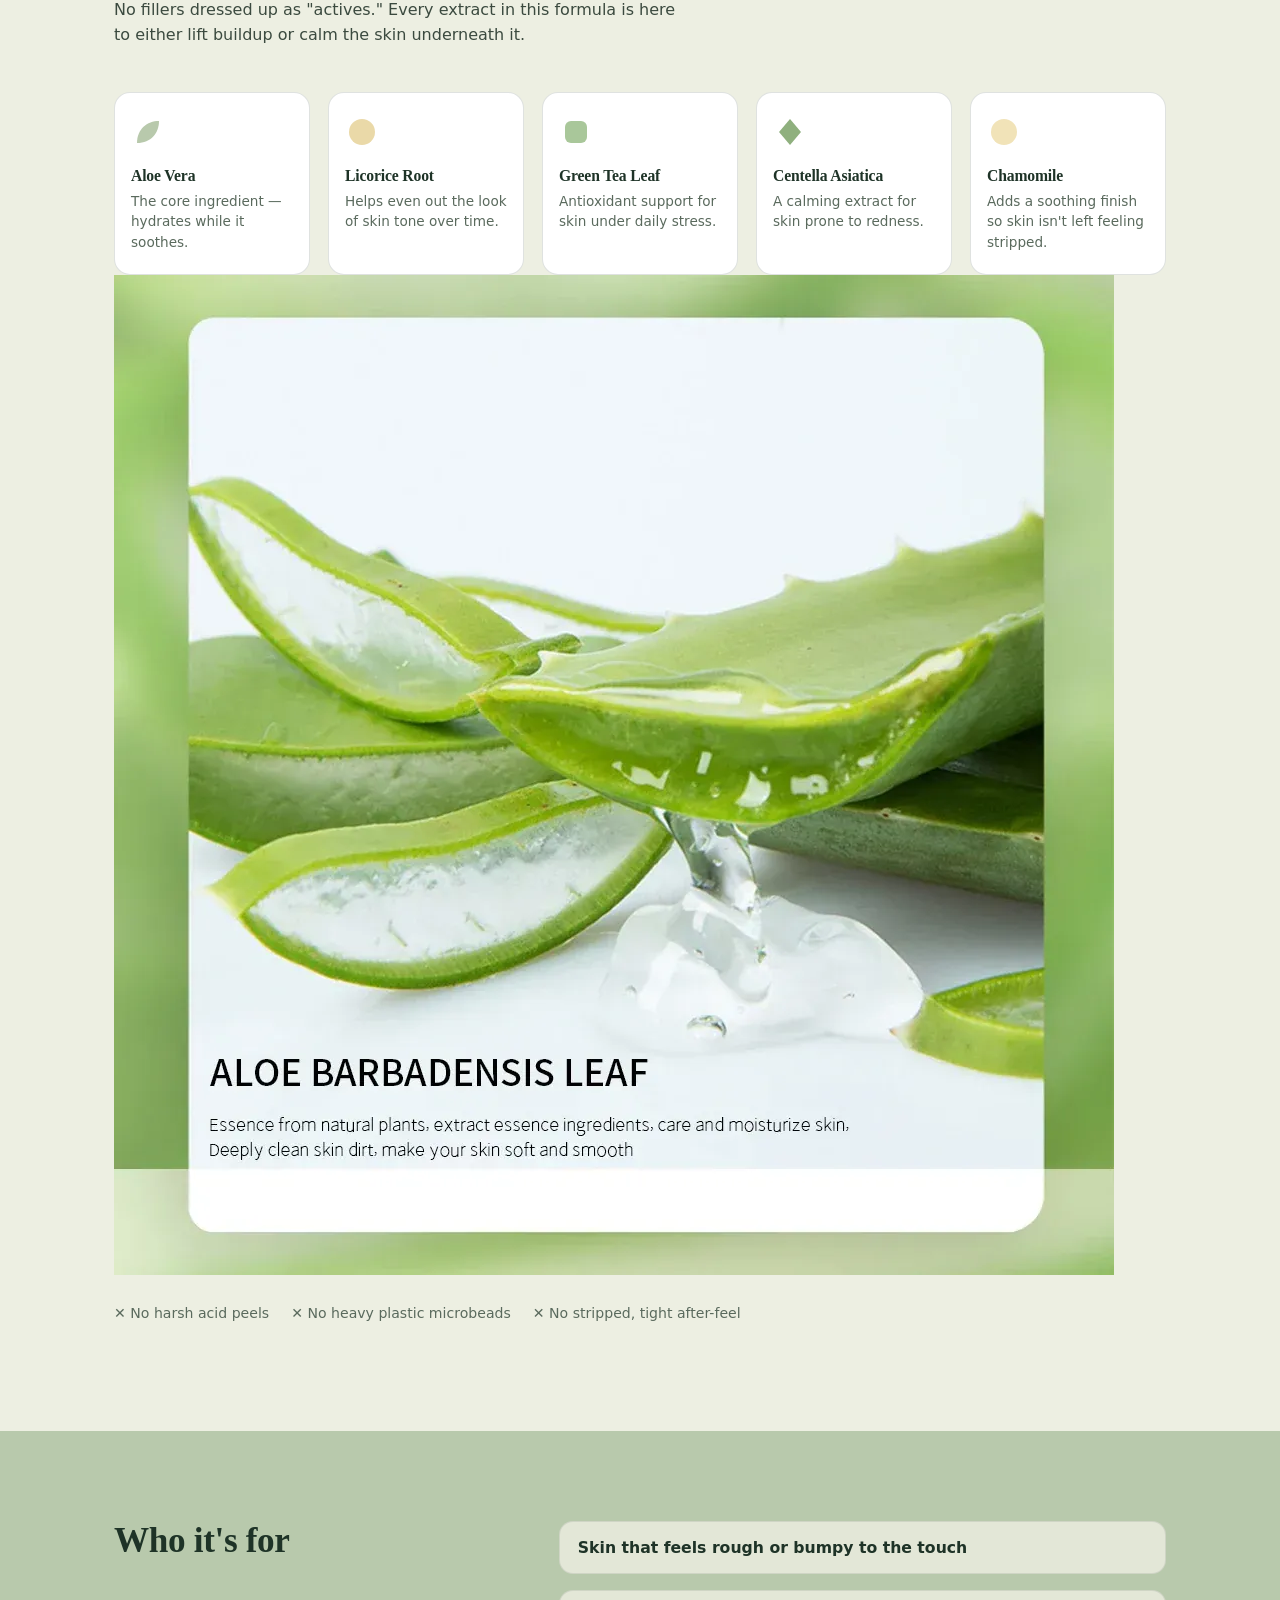
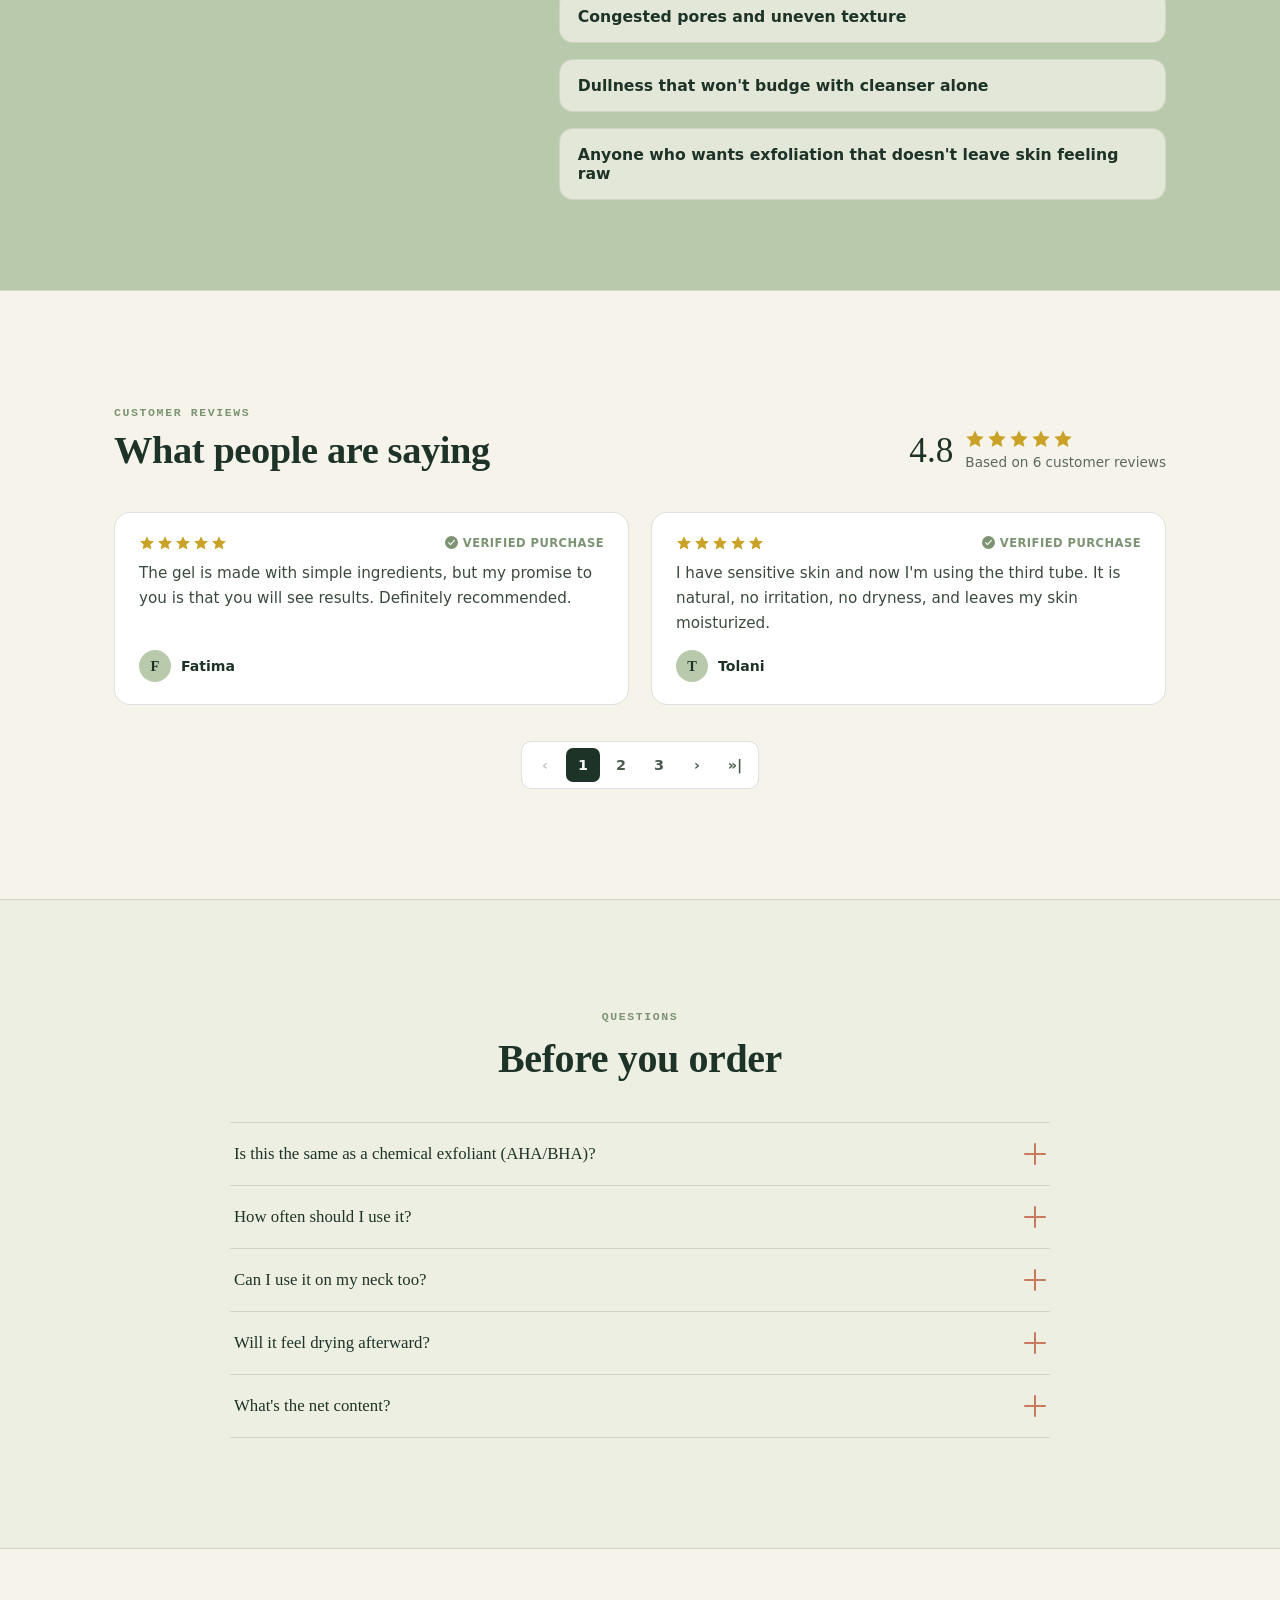
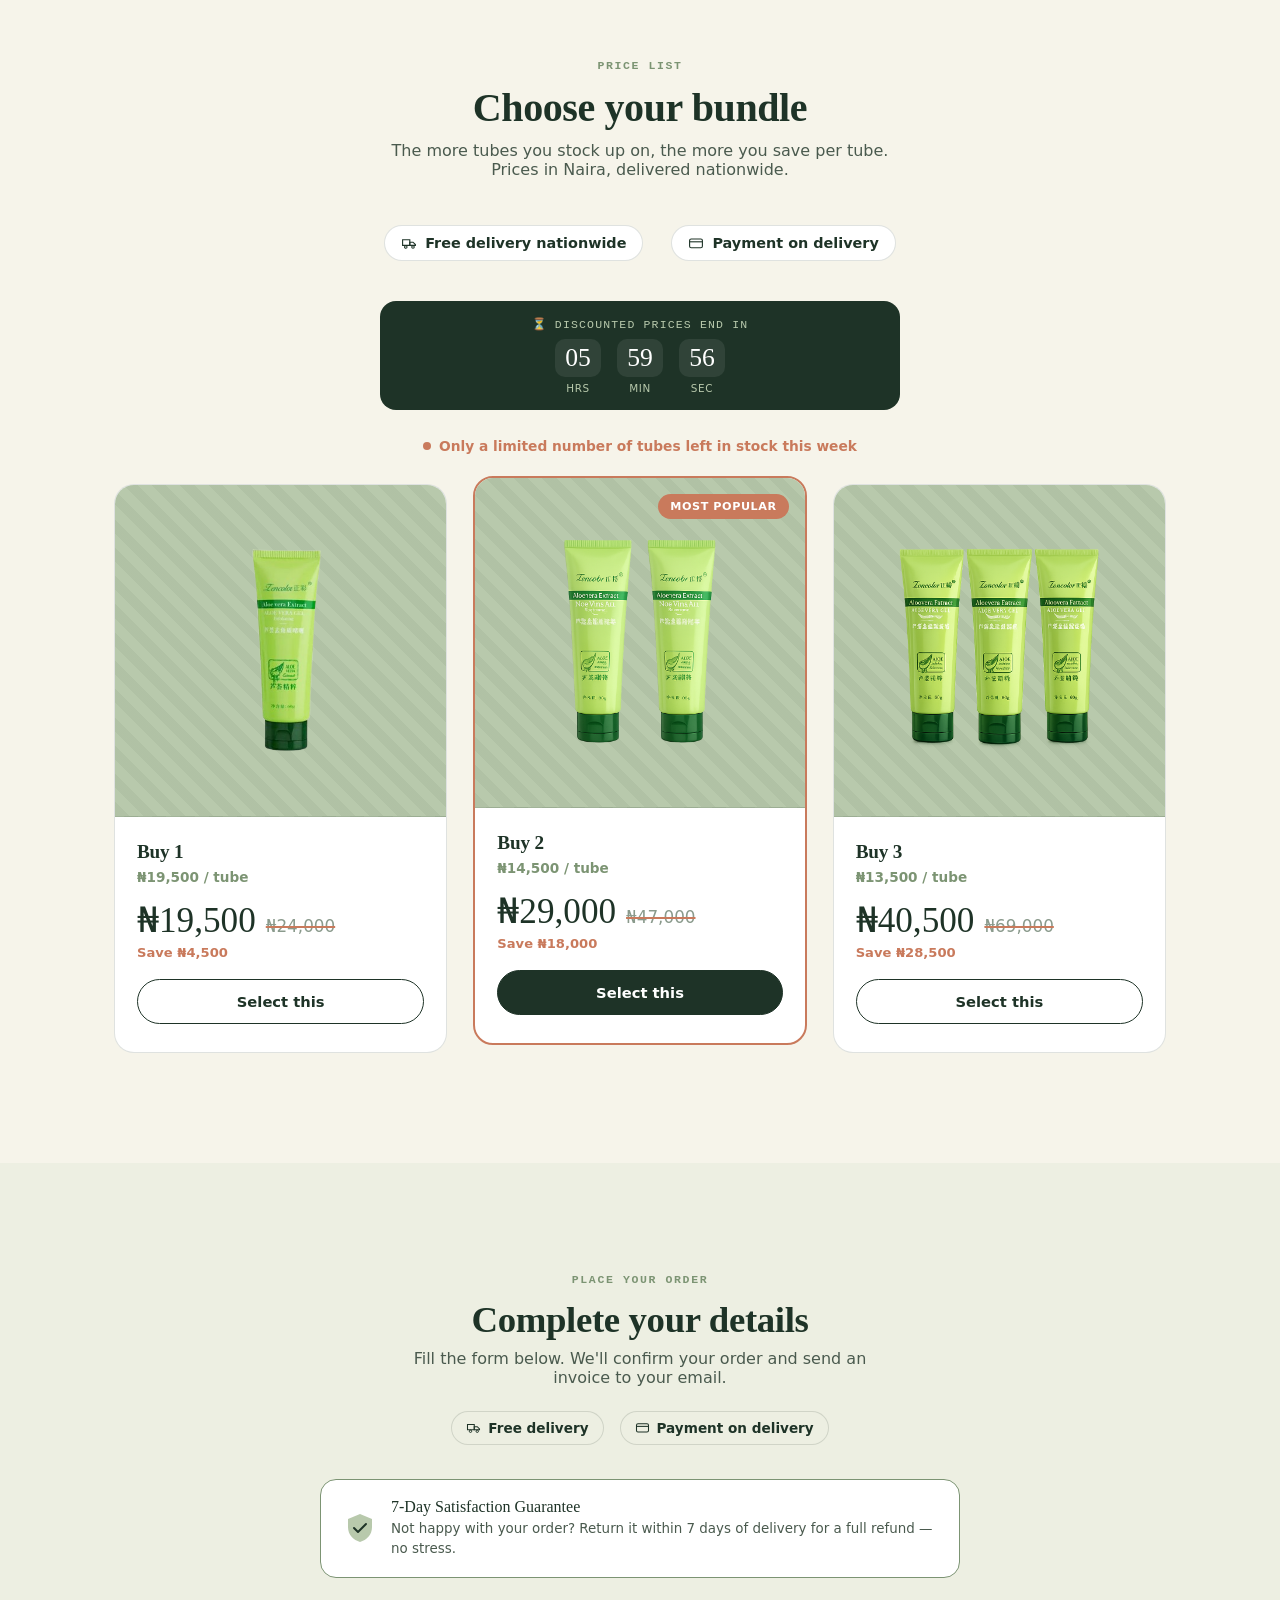
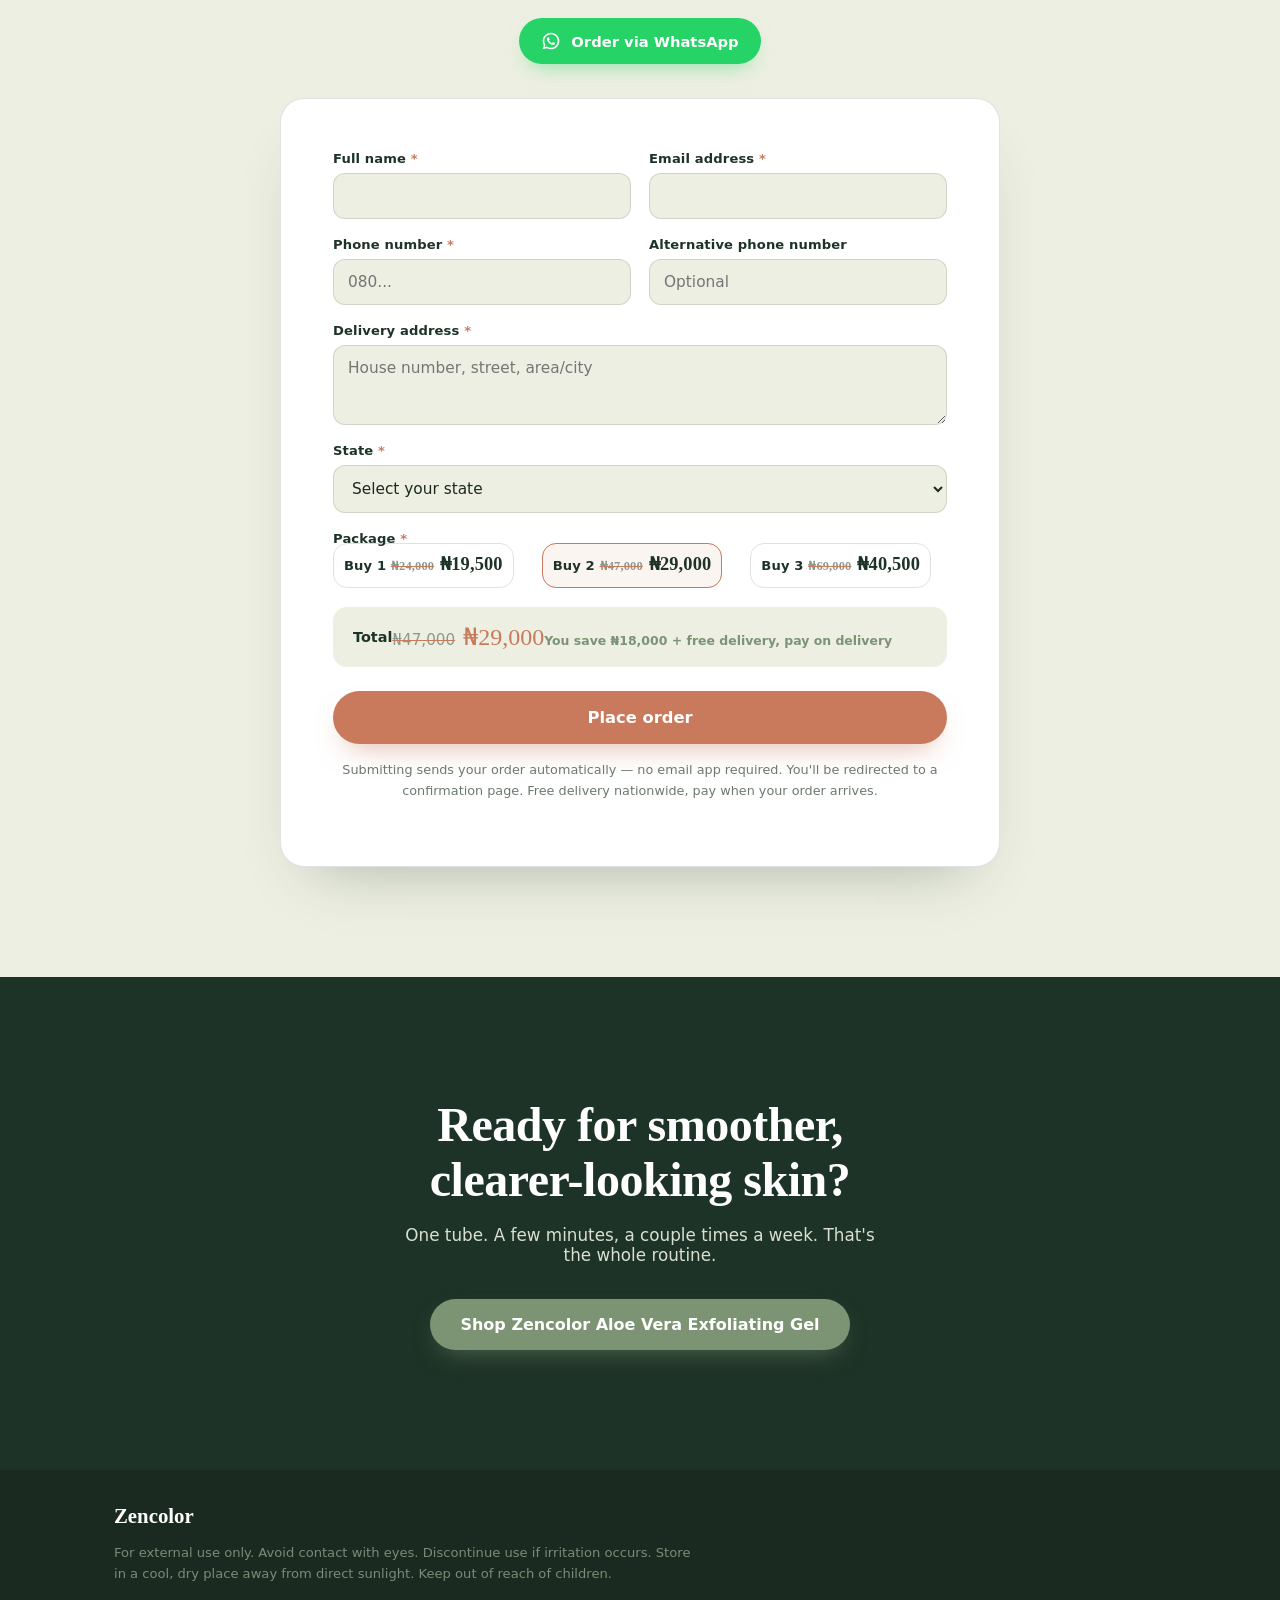
<file: Exfoliant/index.html>
<!DOCTYPE html>
<html lang="en">
<head>
  <!-- Meta Pixel Code -->
<script>
!function(f,b,e,v,n,t,s)
{if(f.fbq)return;n=f.fbq=function(){n.callMethod?
n.callMethod.apply(n,arguments):n.queue.push(arguments)};
if(!f._fbq)f._fbq=n;n.push=n;n.loaded=!0;n.version='2.0';
n.queue=[];t=b.createElement(e);t.async=!0;
t.src=v;s=b.getElementsByTagName(e)[0];
s.parentNode.insertBefore(t,s)}(window, document,'script',
'https://connect.facebook.net/en_US/fbevents.js');
fbq('init', '1363532729175243');
fbq('track', 'PageView');
</script>
<noscript><img height="1" width="1" style="display:none"
src="https://www.facebook.com/tr?id=1363532729175243&ev=PageView&noscript=1"
/></noscript>
<!-- End Meta Pixel Code -->
  
<meta charset="UTF-8">
<meta name="viewport" content="width=device-width, initial-scale=1.0">
<title>Zencolor — Aloe Vera Exfoliating Gel</title>
<style>
  @font-face {
    font-family: 'Fraunces';
    src: local('Fraunces');
  }

  :root{
    --ivory:#EDEFE2;
    --forest:#1E3327;
    --sage:#7C9473;
    --sage-light:#B8C9AC;
    --clay:#C97A5C;
    --gold:#B6922E;
    --paper:#F6F4EA;
    --ink:#1B2A20;
    --line: rgba(30,51,39,0.14);
    --maxw: 1180px;
  }

  *{ box-sizing:border-box; }
  html{ scroll-behavior:smooth; }
  body{
    margin:0;
    background:var(--ivory);
    color:var(--ink);
    font-family:'Public Sans','Segoe UI',system-ui,sans-serif;
    -webkit-font-smoothing:antialiased;
    overflow-x:hidden;
  }

  h1,h2,h3{
    font-family:'Fraunces','Iowan Old Style',Georgia,serif;
    font-weight:600;
    letter-spacing:-0.01em;
    margin:0;
    color:var(--forest);
  }

  .eyebrow{
    font-family:'IBM Plex Mono',ui-monospace,monospace;
    text-transform:uppercase;
    letter-spacing:0.14em;
    font-size:0.72rem;
    color:var(--sage);
    font-weight:600;
  }

  a{ color:inherit; }
  img{ max-width:100%; display:block; }

  .wrap{
    max-width:var(--maxw);
    margin:0 auto;
    padding:0 clamp(20px,5vw,64px);
  }

  /* ---------- NAV ---------- */
  nav.top{
    position:sticky; top:0; z-index:50;
    background:rgba(237,239,226,0.86);
    backdrop-filter: blur(10px);
    border-bottom:1px solid var(--line);
  }
  nav.top .wrap{
    display:flex; align-items:center; justify-content:space-between;
    padding-top:16px; padding-bottom:16px;
  }
  .logo{
    font-family:'Fraunces',serif;
    font-size:1.3rem;
    font-weight:600;
    color:var(--forest);
    display:flex; align-items:center; gap:8px;
  }
  .logo .leaf{ width:18px; height:18px; }
  .nav-cta{
    background:var(--forest);
    color:var(--paper);
    border:none;
    padding:10px 20px;
    border-radius:999px;
    font-size:0.85rem;
    font-weight:600;
    cursor:pointer;
    font-family:inherit;
    transition:transform .25s ease, background .25s ease;
  }
  .nav-cta:hover{ background:var(--clay); transform:translateY(-1px); }

  /* ---------- HERO ---------- */
  .hero{
    position:relative;
    padding:clamp(48px,8vw,96px) 0 clamp(56px,9vw,110px);
    overflow:hidden;
  }
  .hero .wrap{
    display:grid;
    grid-template-columns: 1.05fr 0.95fr;
    gap:clamp(28px,5vw,56px);
    align-items:center;
  }
  .hero h1{
    font-size:clamp(2.4rem,4.6vw,3.7rem);
    line-height:1.04;
    margin:14px 0 22px;
  }
  .hero h1 em{
    font-style:italic;
    color:var(--sage);
  }
  .hero p.lede{
    font-size:1.08rem;
    line-height:1.6;
    color:#3B4A3F;
    max-width:46ch;
    margin-bottom:30px;
  }
  .btn-primary{
    display:inline-flex; align-items:center; gap:10px;
    background:var(--clay);
    color:#fff;
    border:none;
    padding:16px 30px;
    border-radius:999px;
    font-size:1rem;
    font-weight:700;
    font-family:inherit;
    cursor:pointer;
    box-shadow:0 10px 24px -10px rgba(201,122,92,0.55);
    transition:transform .25s ease, box-shadow .25s ease;
  }
  .btn-primary:hover{ transform:translateY(-2px); box-shadow:0 14px 28px -10px rgba(201,122,92,0.65); }
  .hero-sub{
    margin-top:16px;
    font-size:0.85rem;
    color:var(--sage);
    font-weight:600;
    letter-spacing:0.02em;
  }

  /* the reveal canvas */
  .reveal-stage{
    position:relative;
    border-radius:22px;
    overflow:hidden;
    aspect-ratio: 4/5;
    background:linear-gradient(160deg,#F0EEDF,#DCE3CD 55%,#C7D5B4);
    box-shadow: 0 30px 60px -25px rgba(30,51,39,0.35);
  }
  .reveal-stage canvas{
    position:absolute; inset:0;
    width:100%; height:100%;
    touch-action:none;
    cursor:crosshair;
  }
  .reveal-caption{
    position:absolute;
    left:18px; bottom:16px;
    font-family:'IBM Plex Mono',monospace;
    font-size:0.7rem;
    letter-spacing:0.08em;
    text-transform:uppercase;
    color:var(--forest);
    background:rgba(246,244,234,0.82);
    padding:7px 12px;
    border-radius:999px;
    pointer-events:none;
    z-index:5;
  }

  /* ---------- PROBLEM ---------- */
  .problem{
    background:var(--forest);
    color:var(--paper);
    padding:clamp(56px,9vw,100px) 0;
  }
  .problem .eyebrow{ color:var(--sage-light); }
  .problem h2{
    color:var(--paper);
    font-size:clamp(1.8rem,3.4vw,2.6rem);
    max-width:18ch;
    margin:14px 0 30px;
    line-height:1.12;
  }
  .problem-grid{
    display:grid;
    grid-template-columns: 1fr 1fr;
    gap:clamp(24px,4vw,60px);
    align-items:start;
  }
  .problem-grid p{
    font-size:1.05rem;
    line-height:1.7;
    color:#D9E0D1;
  }
  .problem-grid p strong{ color:#fff; }

  /* ---------- REASONS ---------- */
  .reasons {
    background: #ffffff;
    padding: clamp(60px, 9vw, 110px) 0;
    border-bottom: 1px solid var(--line);
  }
  .reasons h2 {
    font-family: 'Public Sans', 'Segoe UI', system-ui, sans-serif;
    font-size: clamp(1.4rem, 2.5vw, 1.8rem);
    font-weight: 800;
    text-transform: uppercase;
    text-align: center;
    color: var(--forest);
    margin-bottom: 48px;
    letter-spacing: 0.03em;
    line-height: 1.25;
    max-width: 800px;
    margin-left: auto;
    margin-right: auto;
  }
  .reasons-list {
    max-width: 720px;
    margin: 0 auto;
    display: flex;
    flex-direction: column;
    gap: 32px;
  }
  .reason-card {
    position: relative;
    border-radius: 16px;
    padding: clamp(24px, 5vw, 44px);
    padding-left: clamp(30px, 6vw, 50px);
    display: flex;
    flex-direction: column;
    gap: 16px;
    background: var(--bg);
    overflow: hidden;
  }
  .reason-card::before {
    content: '';
    position: absolute;
    top: 0;
    left: 0;
    bottom: 0;
    width: 6px;
    background: var(--accent);
  }
  .reason-card-1 {
    --accent: #E26D45;
    --bg: #FFF9F6;
  }
  .reason-card-2 {
    --accent: #3F75E3;
    --bg: #F4F7FC;
  }
  .reason-card-3 {
    --accent: #2B8C58;
    --bg: #F2F8F5;
  }
  .reason-meta {
    font-family: 'IBM Plex Mono', ui-monospace, monospace;
    text-transform: uppercase;
    letter-spacing: 0.12em;
    font-size: 0.75rem;
    font-weight: 700;
    color: var(--accent);
  }
  .reason-card h3 {
    font-family: 'Fraunces', serif;
    font-size: clamp(1.2rem, 3vw, 1.5rem);
    font-weight: 700;
    letter-spacing: -0.01em;
    line-height: 1.2;
    color: var(--forest);
    text-transform: uppercase;
    margin: 0 0 4px 0;
  }
  .reason-card p {
    font-size: 1.02rem;
    line-height: 1.65;
    color: #2E3A32;
    margin: 0;
  }
  .reason-card p strong {
    color: var(--forest);
    font-weight: 700;
  }
  .reason-card ul {
    margin: 8px 0;
    padding-left: 20px;
    display: flex;
    flex-direction: column;
    gap: 12px;
    list-style-type: disc;
  }
  .reason-card li {
    font-size: 1.02rem;
    line-height: 1.55;
    color: #2E3A32;
  }
  .reason-card li strong {
    color: var(--forest);
    font-weight: 700;
  }
  .reason-quote {
    background: #ffffff;
    border-radius: 12px;
    padding: clamp(16px, 3vw, 20px) clamp(16px, 4vw, 24px);
    display: flex;
    align-items: flex-start;
    gap: clamp(10px, 2vw, 14px);
    margin-top: 12px;
    box-shadow: 0 4px 12px rgba(30, 51, 39, 0.03);
  }
  .reason-quote .quote-icon {
    font-size: 1.25rem;
    line-height: 1.2;
    flex-shrink: 0;
    display: inline-flex;
    align-items: center;
    justify-content: center;
  }
  .reason-quote .quote-text {
    margin: 0;
    font-size: 0.94rem;
    line-height: 1.6;
    color: #3B4A3F;
    font-style: italic;
  }
  .reason-quote .quote-author {
    display: inline;
    font-style: normal;
    font-weight: 600;
    color: var(--sage);
    white-space: nowrap;
  }

  /* ---------- INTRO / PRODUCT ---------- */
  .intro{
    padding:clamp(60px,9vw,110px) 0;
  }
  .intro .wrap{
    display:grid;
    grid-template-columns: 0.9fr 1.1fr;
    gap:clamp(30px,5vw,64px);
    align-items:center;
  }
  .intro-img{
    border-radius:20px;
    overflow:hidden;
    background:var(--sage-light);
    box-shadow:0 24px 50px -24px rgba(30,51,39,0.4);
  }
  .intro h2{
    font-size:clamp(1.9rem,3.4vw,2.6rem);
    line-height:1.1;
    margin-bottom:18px;
  }
  .intro p{
    font-size:1.05rem;
    line-height:1.7;
    color:#3B4A3F;
    max-width:52ch;
  }
  .check-list{
    list-style:none;
    margin:26px 0 0;
    padding:0;
    display:flex;
    flex-wrap:wrap;
    gap:12px 20px;
  }
  .check-list li{
    display:flex; align-items:center; gap:8px;
    font-size:0.92rem;
    font-weight:600;
    color:var(--forest);
  }
  .check-list li svg{ flex:none; }

  /* ---------- RITUAL / STEPS ---------- */
  .ritual{
    background:var(--paper);
    padding:clamp(60px,9vw,110px) 0;
    border-top:1px solid var(--line);
    border-bottom:1px solid var(--line);
  }
  .ritual > .wrap > .eyebrow{ text-align:center; display:block; }
  .ritual h2{
    text-align:center;
    font-size:clamp(1.9rem,3.4vw,2.5rem);
    margin:12px auto 48px;
    max-width:24ch;
  }
  .steps{
    display:grid;
    grid-template-columns:repeat(3,1fr);
    gap:28px;
    counter-reset:step;
  }
  .step{
    position:relative;
    padding:30px 24px 26px;
    background:#fff;
    border:1px solid var(--line);
    border-radius:18px;
  }
  .step .num{
    font-family:'Fraunces',serif;
    font-size:2.6rem;
    color:var(--sage-light);
    line-height:1;
    margin-bottom:14px;
  }
  .step h3{
    font-size:1.1rem;
    margin-bottom:8px;
  }
  .step p{
    font-size:0.95rem;
    line-height:1.6;
    color:#4A5A4E;
    margin:0;
  }

  /* ---------- INGREDIENTS ---------- */
  .ingredients{
    padding:clamp(60px,9vw,110px) 0;
  }
  .ingredients h2{
    font-size:clamp(1.9rem,3.4vw,2.5rem);
    max-width:20ch;
    margin:12px 0 12px;
  }
  .ingredients > .wrap > p{
    max-width:56ch;
    color:#3B4A3F;
    line-height:1.6;
    margin-bottom:44px;
  }
  .ing-grid{
    display:grid;
    grid-template-columns:repeat(5,1fr);
    gap:18px;
  }
  .ing-card{
    background:#fff;
    border:1px solid var(--line);
    border-radius:16px;
    padding:22px 16px;
    text-align:left;
    transition:transform .3s ease, box-shadow .3s ease;
  }
  .ing-card:hover{
    transform:translateY(-4px);
    box-shadow:0 20px 34px -20px rgba(30,51,39,0.35);
  }
  .ing-card .mark{
    width:34px; height:34px;
    margin-bottom:14px;
  }
  .ing-card h3{ font-size:0.98rem; margin-bottom:6px; }
  .ing-card p{ font-size:0.85rem; line-height:1.5; color:#5A6A5D; margin:0; }

  .no-list{
    margin-top:30px;
    display:flex;
    gap:22px;
    flex-wrap:wrap;
  }
  .no-list span{
    font-size:0.88rem;
    color:#5A6A5D;
    display:flex;
    align-items:center;
    gap:7px;
  }

  /* ---------- WHO FOR ---------- */
  .who{
    background:var(--sage-light);
    padding:clamp(50px,8vw,90px) 0;
  }
  .who .wrap{
    display:grid;
    grid-template-columns:0.8fr 1.2fr;
    gap:40px;
    align-items:start;
  }
  .who h2{
    font-size:clamp(1.7rem,3vw,2.2rem);
    max-width:14ch;
  }
  .who ul{
    list-style:none;
    margin:0; padding:0;
    display:grid;
    gap:16px;
  }
  .who li{
    background:rgba(246,244,234,0.7);
    border-radius:14px;
    padding:16px 18px;
    font-size:0.98rem;
    color:var(--forest);
    font-weight:600;
    border:1px solid rgba(30,51,39,0.1);
  }

  /* ---------- FAQ ---------- */
  .faq{
    padding:clamp(60px,9vw,110px) 0;
    max-width:820px;
    margin:0 auto;
  }
  .faq h2{
    font-size:clamp(1.9rem,3.4vw,2.5rem);
    text-align:center;
    margin:12px auto 40px;
  }
  .faq-item{
    border-top:1px solid var(--line);
  }
  .faq-item:last-child{ border-bottom:1px solid var(--line); }
  .faq-q{
    width:100%;
    text-align:left;
    background:none;
    border:none;
    padding:20px 4px;
    font-family:'Fraunces',serif;
    font-size:1.05rem;
    color:var(--forest);
    display:flex;
    justify-content:space-between;
    align-items:center;
    cursor:pointer;
    gap:20px;
  }
  .faq-q .plus{
    flex:none;
    width:22px; height:22px;
    position:relative;
  }
  .faq-q .plus::before, .faq-q .plus::after{
    content:'';
    position:absolute;
    background:var(--clay);
    border-radius:2px;
  }
  .faq-q .plus::before{ width:100%; height:2px; top:50%; left:0; transform:translateY(-50%); }
  .faq-q .plus::after{ width:2px; height:100%; left:50%; top:0; transform:translateX(-50%); transition:transform .3s ease; }
  .faq-item.open .faq-q .plus::after{ transform:translateX(-50%) rotate(90deg) scale(0); }
  .faq-a{
    max-height:0;
    overflow:hidden;
    transition:max-height .35s ease;
  }
  .faq-a p{
    padding:0 4px 22px;
    margin:0;
    font-size:0.96rem;
    line-height:1.65;
    color:#4A5A4E;
    max-width:64ch;
  }

  /* ---------- FINAL CTA ---------- */
  .final{
    background:var(--forest);
    color:var(--paper);
    padding:clamp(70px,10vw,120px) 0;
    text-align:center;
  }
  .final h2{
    color:#fff;
    font-size:clamp(2rem,4vw,3rem);
    max-width:18ch;
    margin:0 auto 18px;
  }
  .final p{
    color:#D9E0D1;
    font-size:1.05rem;
    max-width:44ch;
    margin:0 auto 34px;
  }

  footer{
    background:var(--ink);
    color:#9FAE9B;
    font-size:0.82rem;
    padding:34px 0;
  }
  footer .wrap{
    display:flex;
    justify-content:space-between;
    flex-wrap:wrap;
    gap:12px;
  }
  footer .fine{
    max-width:70ch;
    color:#7C8A78;
    margin-top:14px;
    line-height:1.6;
  }

  /* ---------- PRICE LIST ---------- */
  .pricing{
    padding:clamp(60px,9vw,110px) 0;
    background:var(--paper);
    border-top:1px solid var(--line);
  }
  .pricing > .wrap > .eyebrow{ display:block; text-align:center; }
  .pricing h2{
    text-align:center;
    font-size:clamp(1.9rem,3.4vw,2.5rem);
    margin:12px auto 10px;
  }
  .pricing > .wrap > p.sub{
    text-align:center;
    color:#4A5A4E;
    max-width:50ch;
    margin:0 auto 46px;
  }
  .perk-strip{
    display:flex;
    justify-content:center;
    flex-wrap:wrap;
    gap:12px 28px;
    margin:0 auto 40px;
  }
  .perk-strip span{
    display:inline-flex;
    align-items:center;
    gap:8px;
    font-size:0.9rem;
    font-weight:700;
    color:var(--forest);
    background:#fff;
    border:1px solid var(--line);
    padding:9px 16px;
    border-radius:999px;
  }
  .perk-strip svg{ flex:none; }

  .urgency-bar{
    max-width:520px;
    margin:0 auto 28px;
    background:var(--forest);
    color:#fff;
    border-radius:16px;
    padding:16px 22px;
    text-align:center;
  }
  .urgency-bar .u-label{
    font-family:'IBM Plex Mono',ui-monospace,monospace;
    font-size:0.72rem;
    text-transform:uppercase;
    letter-spacing:0.1em;
    color:var(--sage-light);
    margin-bottom:8px;
  }
  .urgency-bar .u-timer{
    display:flex;
    justify-content:center;
    gap:10px;
  }
  .urgency-bar .u-unit{
    display:flex;
    flex-direction:column;
    align-items:center;
    min-width:52px;
  }
  .urgency-bar .u-num{
    font-family:'Fraunces',serif;
    font-size:1.6rem;
    background:rgba(255,255,255,0.08);
    border-radius:10px;
    padding:6px 10px;
    line-height:1;
  }
  .urgency-bar .u-unit-label{
    font-size:0.65rem;
    text-transform:uppercase;
    letter-spacing:0.06em;
    color:#B8C9AC;
    margin-top:5px;
  }

  .stock-note{
    text-align:center;
    font-size:0.86rem;
    font-weight:700;
    color:var(--clay);
    margin:0 auto 30px;
    display:flex;
    align-items:center;
    justify-content:center;
    gap:8px;
  }
  .stock-note .dot{
    width:8px; height:8px;
    border-radius:50%;
    background:var(--clay);
    display:inline-block;
    animation:pulseDot 1.6s ease-in-out infinite;
  }
  @keyframes pulseDot{
    0%,100%{ opacity:1; transform:scale(1); }
    50%{ opacity:0.4; transform:scale(0.8); }
  }

  .guarantee-badge{
    max-width:640px;
    margin:0 auto 40px;
    background:#fff;
    border:1.5px solid var(--sage);
    border-radius:16px;
    padding:18px 22px;
    display:flex;
    align-items:center;
    gap:14px;
  }
  .guarantee-badge svg{ flex:none; }
  .guarantee-badge .g-title{
    font-family:'Fraunces',serif;
    font-size:1rem;
    color:var(--forest);
    margin-bottom:3px;
  }
  .guarantee-badge .g-sub{
    font-size:0.84rem;
    color:#4A5A4E;
    line-height:1.5;
  }

  .whatsapp-btn{
    display:inline-flex;
    align-items:center;
    gap:10px;
    background:#25D366;
    color:#fff;
    border:none;
    padding:13px 22px;
    border-radius:999px;
    font-family:inherit;
    font-weight:700;
    font-size:0.92rem;
    cursor:pointer;
    text-decoration:none;
    box-shadow:0 10px 22px -10px rgba(37,211,102,0.55);
    transition:transform .25s ease;
  }
  .whatsapp-btn:hover{ transform:translateY(-2px); }

  .whatsapp-float{
    position:fixed;
    bottom:20px;
    right:20px;
    z-index:60;
    background:#25D366;
    color:#fff;
    width:56px;
    height:56px;
    border-radius:50%;
    display:flex;
    align-items:center;
    justify-content:center;
    box-shadow:0 14px 28px -10px rgba(37,211,102,0.6);
    text-decoration:none;
  }

  .price-grid{
    display:grid;
    grid-template-columns:repeat(3,1fr);
    gap:26px;
  }
  .price-card{
    background:#fff;
    border:1px solid var(--line);
    border-radius:20px;
    overflow:hidden;
    display:flex;
    flex-direction:column;
    position:relative;
    transition:transform .3s ease, box-shadow .3s ease;
  }
  .price-card.popular{
    border:2px solid var(--clay);
    transform:translateY(-8px);
  }
  .price-card:hover{ box-shadow:0 24px 44px -26px rgba(30,51,39,0.4); }
  .price-card .badge{
    position:absolute;
    top:16px; right:16px;
    background:var(--clay);
    color:#fff;
    font-size:0.7rem;
    font-weight:700;
    text-transform:uppercase;
    letter-spacing:0.05em;
    padding:6px 12px;
    border-radius:999px;
    z-index:2;
  }
  .price-card .img-space{
    aspect-ratio:1/1;
    background:
      repeating-linear-gradient(45deg, rgba(30,51,39,0.05) 0 10px, transparent 10px 20px),
      var(--sage-light);
    display:flex;
    align-items:center;
    justify-content:center;
    color:var(--forest);
    font-family:'IBM Plex Mono',monospace;
    font-size:0.72rem;
    text-transform:uppercase;
    letter-spacing:0.06em;
    text-align:center;
    padding:16px;
    border-bottom:1px solid var(--line);
  }
  .price-card .body{
    padding:24px 22px 28px;
    display:flex;
    flex-direction:column;
    flex:1;
  }
  .price-card h3{
    font-size:1.2rem;
    margin-bottom:6px;
  }
  .price-card .unit-price{
    font-size:0.85rem;
    color:var(--sage);
    font-weight:600;
    margin-bottom:14px;
  }
  .price-card .price-row{
    display:flex;
    align-items:baseline;
    gap:10px;
    margin-bottom:4px;
    flex-wrap:wrap;
  }
  .price-card .amount{
    font-family:'Fraunces',serif;
    font-size:2.2rem;
    color:var(--forest);
  }
  .price-card .original-price{
    font-size:1.05rem;
    color:#8A9A8C;
    text-decoration:line-through;
    text-decoration-color:var(--clay);
    text-decoration-thickness:1.5px;
  }
  .price-card .save{
    font-size:0.82rem;
    color:var(--clay);
    font-weight:700;
    margin-bottom:18px;
    min-height:1.2em;
  }
  .price-card .select-btn{
    margin-top:auto;
    width:100%;
    border:1.5px solid var(--forest);
    background:transparent;
    color:var(--forest);
    font-family:inherit;
    font-weight:700;
    font-size:0.92rem;
    padding:13px 18px;
    border-radius:999px;
    cursor:pointer;
    transition:background .25s ease, color .25s ease;
  }
  .price-card .select-btn:hover,
  .price-card.selected .select-btn{
    background:var(--forest);
    color:#fff;
  }

  /* ---------- ORDER FORM ---------- */
  .order-form{
    padding:clamp(60px,9vw,110px) 0;
  }
  .order-form .form-wrap{
    max-width:720px;
    margin:0 auto;
    background:#fff;
    border:1px solid var(--line);
    border-radius:24px;
    padding:clamp(28px,5vw,52px);
    box-shadow:0 30px 60px -34px rgba(30,51,39,0.35);
  }
  .order-form > .wrap > .eyebrow{ display:block; text-align:center; }
  .order-form h2{
    text-align:center;
    font-size:clamp(1.8rem,3.2vw,2.3rem);
    margin:12px auto 8px;
  }
  .order-form > .wrap > p.sub{
    text-align:center;
    color:#4A5A4E;
    max-width:50ch;
    margin:0 auto 24px;
  }
  .order-perks{
    display:flex;
    justify-content:center;
    flex-wrap:wrap;
    gap:10px 16px;
    margin:0 auto 34px;
  }
  .order-perks span{
    display:inline-flex;
    align-items:center;
    gap:7px;
    font-size:0.85rem;
    font-weight:700;
    color:var(--forest);
    background:var(--ivory);
    border:1px solid var(--line);
    padding:8px 14px;
    border-radius:999px;
  }
  .field-row{
    display:grid;
    grid-template-columns:1fr 1fr;
    gap:18px;
  }
  .field{
    margin-bottom:18px;
    display:flex;
    flex-direction:column;
    gap:7px;
  }
  .field label{
    font-size:0.82rem;
    font-weight:700;
    color:var(--forest);
    letter-spacing:0.01em;
  }
  .field label .req{ color:var(--clay); }
  .field input,
  .field select,
  .field textarea{
    font-family:inherit;
    font-size:0.96rem;
    padding:13px 14px;
    border-radius:12px;
    border:1.5px solid var(--line);
    background:var(--ivory);
    color:var(--ink);
    outline:none;
    transition:border-color .2s ease, background .2s ease;
  }
  .field input:focus,
  .field select:focus,
  .field textarea:focus{
    border-color:var(--sage);
    background:#fff;
  }
  .field textarea{ resize:vertical; min-height:80px; }

  .package-select{
    display:grid;
    grid-template-columns:repeat(3,1fr);
    gap:12px;
    margin-bottom:8px;
  }
  .package-option{ position:relative; }
  .package-option input{
    position:absolute;
    opacity:0;
    width:100%; height:100%;
    margin:0;
    cursor:pointer;
  }
  .package-option .card{
    border:1.5px solid var(--line);
    border-radius:14px;
    padding:14px 10px;
    text-align:center;
    transition:border-color .2s ease, background .2s ease;
  }
  .package-option .card .qty{
    font-size:0.82rem;
    font-weight:700;
    color:var(--forest);
    margin-bottom:4px;
  }
  .package-option .card .amt{
    font-family:'Fraunces',serif;
    font-size:1.15rem;
    color:var(--forest);
  }
  .package-option .card .amt-orig{
    font-size:0.78rem;
    color:#8A9A8C;
    text-decoration:line-through;
    text-decoration-color:var(--clay);
    margin-right:6px;
  }
  .package-option input:checked + .card{
    border-color:var(--clay);
    background:rgba(201,122,92,0.08);
  }
  .package-option input:focus-visible + .card{
    outline:2px solid var(--clay);
    outline-offset:2px;
  }

  .order-total{
    display:flex;
    justify-content:space-between;
    align-items:center;
    background:var(--ivory);
    border-radius:14px;
    padding:16px 20px;
    margin:24px 0;
  }
  .order-total .label{
    font-size:0.9rem;
    font-weight:700;
    color:var(--forest);
  }
  .order-total .value-wrap{
    display:flex;
    align-items:baseline;
    gap:8px;
  }
  .order-total .value{
    font-family:'Fraunces',serif;
    font-size:1.5rem;
    color:var(--clay);
  }
  .order-total .value-orig{
    font-size:0.95rem;
    color:#8A9A8C;
    text-decoration:line-through;
    text-decoration-color:var(--clay);
  }
  .order-total .save-note{
    font-size:0.78rem;
    color:var(--sage);
    font-weight:700;
    width:100%;
    margin-top:6px;
  }

  .submit-btn{
    width:100%;
    background:var(--clay);
    color:#fff;
    border:none;
    padding:17px 20px;
    border-radius:999px;
    font-size:1.02rem;
    font-weight:700;
    font-family:inherit;
    cursor:pointer;
    box-shadow:0 14px 28px -12px rgba(201,122,92,0.55);
    transition:transform .25s ease;
  }
  .submit-btn:hover{ transform:translateY(-2px); }

  .form-note{
    font-size:0.8rem;
    color:#6B7A6E;
    text-align:center;
    margin-top:16px;
    line-height:1.6;
  }
  .form-status{
    display:none;
    margin-top:18px;
    padding:14px 16px;
    border-radius:12px;
    font-size:0.9rem;
    font-weight:600;
  }
  .form-status.show{ display:block; }
  .form-status.ok{ background:#E4EEDE; color:#294A2A; }
  .form-status.err{ background:#F6E1DA; color:#7A2E1A; }

  @media (max-width:720px){
    .field-row{ grid-template-columns:1fr; }
    .price-grid{ grid-template-columns:1fr; }
    .price-card.popular{ transform:none; }
    .package-select{ grid-template-columns:1fr; }
  }

  /* ---------- REVIEWS ---------- */
  .reviews{
    padding:clamp(60px,9vw,110px) 0;
    background:var(--paper);
    border-top:1px solid var(--line);
    border-bottom:1px solid var(--line);
  }
  .reviews-head{
    display:flex;
    justify-content:space-between;
    align-items:flex-end;
    flex-wrap:wrap;
    gap:20px;
    margin-bottom:40px;
  }
  .reviews-head h2{
    font-size:clamp(1.8rem,3.2vw,2.4rem);
    margin-top:8px;
  }
  .reviews-summary{
    display:flex;
    align-items:center;
    gap:12px;
  }
  .reviews-summary .avg{
    font-family:'Fraunces',serif;
    font-size:2.2rem;
    color:var(--forest);
    line-height:1;
  }
  .reviews-summary .meta{
    font-size:0.85rem;
    color:#5A6A5D;
    line-height:1.4;
  }
  .stars{
    display:inline-flex;
    gap:2px;
  }
  .stars svg{ width:16px; height:16px; }
  .reviews-summary .stars svg{ width:20px; height:20px; }

  .review-grid{
    display:grid;
    grid-template-columns:repeat(2,1fr);
    gap:22px;
    margin-bottom:36px;
    min-height:180px;
  }
  .review-card{
    background:#fff;
    border:1px solid var(--line);
    border-radius:16px;
    padding:22px 24px;
    display:flex;
    flex-direction:column;
    gap:10px;
    animation:fadeIn .35s ease;
  }
  @keyframes fadeIn{
    from{ opacity:0; transform:translateY(6px); }
    to{ opacity:1; transform:translateY(0); }
  }
  .review-card .row-top{
    display:flex;
    align-items:center;
    justify-content:space-between;
    gap:10px;
  }
  .review-card .verified{
    display:inline-flex;
    align-items:center;
    gap:5px;
    font-size:0.72rem;
    font-weight:700;
    color:var(--sage);
    text-transform:uppercase;
    letter-spacing:0.04em;
  }
  .review-card .verified svg{ width:13px; height:13px; }
  .review-card p.text{
    font-size:0.95rem;
    line-height:1.65;
    color:#3B4A3F;
    margin:0;
    flex:1;
  }
  .review-card .reviewer{
    display:flex;
    align-items:center;
    gap:10px;
    margin-top:4px;
  }
  .review-card .avatar{
    width:32px; height:32px;
    border-radius:50%;
    background:var(--sage-light);
    color:var(--forest);
    font-family:'Fraunces',serif;
    font-weight:700;
    font-size:0.9rem;
    display:flex;
    align-items:center;
    justify-content:center;
    flex:none;
  }
  .review-card .reviewer-name{
    font-size:0.88rem;
    font-weight:700;
    color:var(--forest);
  }

  /* pagination, styled to match a simple numbered nav */
  .review-pagination{
    display:flex;
    justify-content:center;
    align-items:center;
    gap:4px;
    border:1px solid var(--line);
    background:#fff;
    border-radius:10px;
    padding:6px;
    width:fit-content;
    margin:0 auto;
  }
  .review-pagination button{
    font-family:inherit;
    font-size:0.9rem;
    font-weight:700;
    color:#4A5A4E;
    background:none;
    border:none;
    min-width:34px;
    height:34px;
    border-radius:7px;
    cursor:pointer;
    display:flex;
    align-items:center;
    justify-content:center;
    transition:background .2s ease, color .2s ease;
  }
  .review-pagination button:hover{ background:var(--ivory); }
  .review-pagination button.active{
    background:var(--forest);
    color:#fff;
  }
  .review-pagination button:disabled{
    opacity:0.35;
    cursor:default;
  }
  .review-pagination button:disabled:hover{ background:none; }

  @media (max-width:720px){
    .review-grid{ grid-template-columns:1fr; }
  }

  /* ---------- responsive ---------- */
  @media (max-width:920px){
    .hero .wrap{ grid-template-columns:1fr; }
    .reveal-stage{ order:-1; aspect-ratio:4/3; }
    .problem-grid{ grid-template-columns:1fr; }
    .intro .wrap{ grid-template-columns:1fr; }
    .steps{ grid-template-columns:1fr; }
    .ing-grid{ grid-template-columns:repeat(2,1fr); }
    .who .wrap{ grid-template-columns:1fr; }
  }

  @media (prefers-reduced-motion: reduce){
    *{ animation:none !important; transition:none !important; }
  }

  :focus-visible{
    outline:2px solid var(--clay);
    outline-offset:3px;
  }
</style>
</head>
<body>

<a class="whatsapp-float" href="https://wa.me/2348165170561?text=Hi%2C%20I%27d%20like%20to%20order%20the%20Zencolor%20Aloe%20Vera%20Exfoliating%20Gel" target="_blank" rel="noopener" aria-label="Chat on WhatsApp">
  <svg width="28" height="28" viewBox="0 0 24 24" fill="#fff"><path d="M12 2C6.48 2 2 6.48 2 12c0 1.9.53 3.68 1.44 5.2L2 22l4.94-1.4A9.94 9.94 0 0012 22c5.52 0 10-4.48 10-10S17.52 2 12 2zm0 18c-1.6 0-3.1-.44-4.38-1.2l-.31-.18-3 .85.86-2.93-.2-.3A7.94 7.94 0 014 12c0-4.42 3.58-8 8-8s8 3.58 8 8-3.58 8-8 8zm4.4-5.86c-.24-.12-1.44-.71-1.66-.79-.22-.08-.38-.12-.55.12-.16.24-.63.79-.77.95-.14.16-.28.18-.52.06-.24-.12-1.02-.38-1.94-1.2-.72-.64-1.2-1.44-1.34-1.68-.14-.24-.02-.37.1-.49.11-.11.24-.28.36-.42.12-.14.16-.24.24-.4.08-.16.04-.3-.02-.42-.06-.12-.55-1.32-.75-1.8-.2-.48-.4-.42-.55-.42h-.47c-.16 0-.42.06-.64.3-.22.24-.84.82-.84 2s.86 2.32.98 2.48c.12.16 1.7 2.6 4.12 3.64.58.25 1.03.4 1.38.51.58.18 1.11.16 1.53.1.47-.07 1.44-.59 1.64-1.16.2-.57.2-1.06.14-1.16-.06-.1-.22-.16-.46-.28z"/></svg>
</a>

<nav class="top">
  <div class="wrap">
    <div class="logo">
      <svg class="leaf" viewBox="0 0 24 24" fill="none"><path d="M4 20C4 10 12 4 20 4C20 12 14 20 4 20Z" fill="#7C9473"/><path d="M4 20C8 16 12 12 20 4" stroke="#1E3327" stroke-width="1.2"/></svg>
      Zencolor
    </div>
    <button class="nav-cta" onclick="document.getElementById('orderForm').scrollIntoView({behavior:'smooth'})">Shop Now</button>
  </div>
</nav>

<section class="hero">
  <div class="wrap">
    <div class="hero-copy">
      <span class="eyebrow">⚠️ If Your Skin Looks Dull, Tired Or Uneven — Read This</span>
      <h1>3 Reasons Your Skin Looks Dull, Spotted & Tired<br><em>(And The One Fix That Works In 60 Seconds).</em></h1>
      <p class="lede">Nigerian women between 25–45 are spending thousands on skincare that doesn’t work — because nobody told them why their skin looks the way it does. This page will..</p>
      <button class="btn-primary" onclick="document.getElementById('orderForm').scrollIntoView({behavior:'smooth'})">
        Shop the Exfoliating Gel
        <svg width="16" height="16" viewBox="0 0 16 16" fill="none"><path d="M2 8h11M9 3l5 5-5 5" stroke="#fff" stroke-width="1.6" stroke-linecap="round" stroke-linejoin="round"/></svg>
      </button>
      <div class="hero-sub">Dead skin builds up faster than you'd think — dulling your glow, clogging your pores</div>
    </div>

    <div class="reveal-stage" id="revealStage">
      <canvas id="revealCanvas"></canvas>
      <span class="reveal-caption">move your finger to clear the buildup →</span>
    </div>
  </div>
</section>

<section class="problem">
  <div class="wrap">
    <span class="eyebrow">Every morning, you look in that mirror.</span>
    <h2>The same dull, uneven skin stares back.</h2>
    <div class="problem-grid">
      <p>You wash your face. You moisturize. You do everything <strong>"right."</strong> And your skin still looks flat, rough, uneven — like something's sitting on top of it.</p>
      <p>That's because something is. Dead skin cells build an invisible layer that dulls your glow and stops your moisturizer from ever really sinking in. <strong>You don't need to strip your skin with acids to fix this</strong> — you need to gently lift what's already dead.</p>
    </div>
  </div>
</section>

<section class="reasons">
  <div class="wrap">
    <h2>The 3 Real Reasons Your Skin Looks Dull, Uneven &amp; Spotted</h2>
    <div class="reasons-list">
      <!-- Card 1 -->
      <div class="reason-card reason-card-1">
        <span class="reason-meta">Reason #1</span>
        <h3>Dead skin cells are sitting on your face right now</h3>
        <p>Your skin naturally sheds dead cells every day. But here's what nobody tells you: those dead cells don't always fall off. They pile up on the surface of your skin, forming an invisible barrier that:</p>
        <ul>
          <li>Blocks your natural glow from showing through</li>
          <li>Makes your skin look grey, ashy and flat – even when you're not sick or tired</li>
          <li>Stops your moisturizer and serums from actually absorbing into your skin</li>
          <li>Makes your pores look bigger than they actually are</li>
          <li>Causes your foundation to sit on top of your skin instead of blending in</li>
        </ul>
        <div class="reason-quote">
          <span class="quote-icon">🗣️</span>
          <p class="quote-text">
            "My skin always looked grey and flat no matter what I used. I didn't know it was dead skin blocking everything" <span class="quote-author">— Funmi, Abuja</span>
          </p>
        </div>
      </div>

      <!-- Card 2 -->
      <div class="reason-card reason-card-2">
        <span class="reason-meta">Reason #2</span>
        <h3>Every pimple you've ever had left a dark mark behind</h3>
        <p>You get a pimple. It heals. And then... a dark spot appears in its place. Sometimes darker than the original pimple itself.</p>
        <p>This is called <strong>Post-Inflammatory Hyperpigmentation (PIH)</strong> – and it affects melanin-rich skin far more intensely than any other skin type. It's not your fault. It's biology.</p>
        <p>But here's the painful part: without the right product, these spots can sit on your face for <strong>months. Even years.</strong></p>
        <p>That dark patch on your cheek from 2022? Still there. The mark near your chin? Still visible under foundation. The uneven tone across your forehead? Still staring back at you in the mirror every morning.</p>
        <div class="reason-quote">
          <span class="quote-icon">🗣️</span>
          <p class="quote-text">
            "I healed from my breakout but the dark spots stayed for almost two years. I started thinking my skin was just going to look like that forever" <span class="quote-author">— Ngozi, Port Harcourt</span>
          </p>
        </div>
      </div>

      <!-- Card 3 -->
      <div class="reason-card reason-card-3">
        <span class="reason-meta">Reason #3</span>
        <h3>The products you're using were not made for your skin</h3>
        <p>Most skincare products on the Nigerian market fall into two dangerous categories:</p>
        <ul>
          <li><strong>Imported Western/Korean brands</strong> – formulated for lighter skin tones, often too harsh for melanin-rich skin, and frequently fake by the time they reach Nigeria.</li>
          <li><strong>Bleaching creams and whitening soaps</strong> – which give a temporary result, then make your skin worse than when you started.</li>
        </ul>
        <p>Neither solves the problem. Both waste your money. And bleaching creams can permanently damage the skin you were born with.</p>
        <p>What your skin actually needs is <strong>gentle, enzyme-based exfoliation designed for melanin-rich skin</strong> – something that lifts what's blocking your glow, fades what the pimples left behind, and brightens using vitamins – not chemicals that strip.</p>
        <div class="reason-quote">
          <span class="quote-icon">🗣️</span>
          <p class="quote-text">
            "I was going crazy using so many creams that people said would fix it. Nothing worked until I stopped looking for something to whiten me and started looking for something to actually fix my skin." <span class="quote-author">— Amaka, Lagos</span>
          </p>
        </div>
      </div>
    </div>
  </div>
</section>

<section class="intro">
  <div class="wrap">
    <div class="intro-img">
      <img src="product2.webp" alt="Zencolor Aloe Vera Moisturizing Exfoliating Gel tube, ingredient label shown on green packaging">
    </div>
    <div class="intro-text">
      <span class="eyebrow">Meet the gel</span>
      <h2>Zencolor Aloe Vera Moisturizing Exfoliating Gel</h2>
      <p>A lightweight gel-scrub that gently polishes away dead skin and buildup, without stripping your skin's natural moisture. Built around Aloe Barbadensis (aloe vera) extract, plus licorice root, green tea, centella asiatica, chamomile and rosemary extracts — chosen to clear the surface while calming and hydrating what's underneath.</p>
      <ul class="check-list">
        <li><svg width="18" height="18" viewBox="0 0 18 18" fill="none"><circle cx="9" cy="9" r="9" fill="#7C9473"/><path d="M5 9.2l2.6 2.6L13 6.2" stroke="#fff" stroke-width="1.6" stroke-linecap="round" stroke-linejoin="round"/></svg>Physical exfoliation, no harsh acids</li>
        <li><svg width="18" height="18" viewBox="0 0 18 18" fill="none"><circle cx="9" cy="9" r="9" fill="#7C9473"/><path d="M5 9.2l2.6 2.6L13 6.2" stroke="#fff" stroke-width="1.6" stroke-linecap="round" stroke-linejoin="round"/></svg>Hydrates while it exfoliates</li>
        <li><svg width="18" height="18" viewBox="0 0 18 18" fill="none"><circle cx="9" cy="9" r="9" fill="#7C9473"/><path d="M5 9.2l2.6 2.6L13 6.2" stroke="#fff" stroke-width="1.6" stroke-linecap="round" stroke-linejoin="round"/></svg>Softens rough, congested texture</li>
      </ul>
    </div>
  </div>
</section>

<section class="ritual">
  <div class="wrap">
    <span class="eyebrow">The ritual</span>
    <h2>Three steps, twice a week</h2>
    <div class="steps">
      <div class="step">
        <div class="num">01</div>
        <h3>Apply to damp skin</h3>
        <p>Squeeze a small amount onto clean, damp fingertips — face and neck.</p>
      </div>
      <div class="step">
        <div class="num">02</div>
        <h3>Massage in circles</h3>
        <p>Work it gently over your skin. You'll feel the texture lifting as you go.</p>
      </div>
      <div class="step">
        <div class="num">03</div>
        <h3>Rinse and moisturize</h3>
        <p>Rinse with warm water, pat dry, and follow with your regular moisturizer.</p>
       
      </div>
    </div>
     <img src="product4.webp">
  </div>
</section>

<section class="ingredients">
  <div class="wrap">
    <span class="eyebrow">What's inside the tube</span>
    <h2>Botanical extracts, doing real work</h2>
    <p>No fillers dressed up as "actives." Every extract in this formula is here to either lift buildup or calm the skin underneath it.</p>
    <div class="ing-grid">
      <div class="ing-card">
        <svg class="mark" viewBox="0 0 34 34" fill="none"><path d="M6 28C6 14 16 6 28 6C28 18 20 28 6 28Z" fill="#B8C9AC"/></svg>
        <h3>Aloe Vera</h3>
        <p>The core ingredient — hydrates while it soothes.</p>
      </div>
      <div class="ing-card">
        <svg class="mark" viewBox="0 0 34 34" fill="none"><circle cx="17" cy="17" r="13" fill="#EAD9A8"/></svg>
        <h3>Licorice Root</h3>
        <p>Helps even out the look of skin tone over time.</p>
      </div>
      <div class="ing-card">
        <svg class="mark" viewBox="0 0 34 34" fill="none"><rect x="6" y="6" width="22" height="22" rx="6" fill="#A9C79A"/></svg>
        <h3>Green Tea Leaf</h3>
        <p>Antioxidant support for skin under daily stress.</p>
      </div>
      <div class="ing-card">
        <svg class="mark" viewBox="0 0 34 34" fill="none"><path d="M17 4 L28 17 L17 30 L6 17 Z" fill="#8FB07E"/></svg>
        <h3>Centella Asiatica</h3>
        <p>A calming extract for skin prone to redness.</p>
      </div>
      <div class="ing-card">
        <svg class="mark" viewBox="0 0 34 34" fill="none"><circle cx="17" cy="17" r="13" fill="#F1E3B8"/></svg>
        <h3>Chamomile</h3>
        <p>Adds a soothing finish so skin isn't left feeling stripped.</p>
      </div>
    </div>
     <div><img src="ingredient.webp"></div>
    <div class="no-list">
      <span>✕ No harsh acid peels</span>
      <span>✕ No heavy plastic microbeads</span>
      <span>✕ No stripped, tight after-feel</span>
    </div>
  </div>
</section>

<section class="who">
  <div class="wrap">
    <h2>Who it's for</h2>
    <ul>
      <li>Skin that feels rough or bumpy to the touch</li>
      <li>Congested pores and uneven texture</li>
      <li>Dullness that won't budge with cleanser alone</li>
      <li>Anyone who wants exfoliation that doesn't leave skin feeling raw</li>
    </ul>
  </div>
</section>

<section class="reviews">
  <div class="wrap">
    <div class="reviews-head">
      <div>
        <span class="eyebrow">Customer reviews</span>
        <h2>What people are saying</h2>
      </div>
      <div class="reviews-summary">
        <div class="avg">4.8</div>
        <div>
          <div class="stars" aria-hidden="true">
            <svg viewBox="0 0 20 20" fill="#C9A227"><path d="M10 1.5l2.6 5.6 6.1.7-4.5 4.2 1.2 6-5.4-3-5.4 3 1.2-6L1.3 7.8l6.1-.7z"/></svg>
            <svg viewBox="0 0 20 20" fill="#C9A227"><path d="M10 1.5l2.6 5.6 6.1.7-4.5 4.2 1.2 6-5.4-3-5.4 3 1.2-6L1.3 7.8l6.1-.7z"/></svg>
            <svg viewBox="0 0 20 20" fill="#C9A227"><path d="M10 1.5l2.6 5.6 6.1.7-4.5 4.2 1.2 6-5.4-3-5.4 3 1.2-6L1.3 7.8l6.1-.7z"/></svg>
            <svg viewBox="0 0 20 20" fill="#C9A227"><path d="M10 1.5l2.6 5.6 6.1.7-4.5 4.2 1.2 6-5.4-3-5.4 3 1.2-6L1.3 7.8l6.1-.7z"/></svg>
            <svg viewBox="0 0 20 20" fill="#C9A227"><path d="M10 1.5l2.6 5.6 6.1.7-4.5 4.2 1.2 6-5.4-3-5.4 3 1.2-6L1.3 7.8l6.1-.7z"/></svg>
          </div>
          <div class="meta">Based on 6 customer reviews</div>
        </div>
      </div>
    </div>

    <div class="review-grid" id="reviewGrid"></div>

    <div class="review-pagination" id="reviewPagination">
      <button type="button" id="reviewPrev" aria-label="Previous page">‹</button>
      <button type="button" data-page="1">1</button>
      <button type="button" data-page="2">2</button>
      <button type="button" data-page="3">3</button>
      <button type="button" id="reviewNext" aria-label="Next page">›</button>
      <button type="button" id="reviewLast" aria-label="Last page">»|</button>
    </div>
  </div>
</section>

<section class="faq">
  <div class="wrap" style="padding:0;">
    <span class="eyebrow" style="display:block;text-align:center;">Questions</span>
    <h2>Before you order</h2>

    <div class="faq-item">
      <button class="faq-q"><span>Is this the same as a chemical exfoliant (AHA/BHA)?</span><span class="plus"></span></button>
      <div class="faq-a"><p>No — this is a physical exfoliating gel. It works by gently massaging away dead skin cell buildup rather than dissolving it with acids, which makes it a gentler option for regular use.</p></div>
    </div>
    <div class="faq-item">
      <button class="faq-q"><span>How often should I use it?</span><span class="plus"></span></button>
      <div class="faq-a"><p>Two to three times a week is typically enough. If your skin is sensitive, start with once a week and see how it responds.</p></div>
    </div>
    <div class="faq-item">
      <button class="faq-q"><span>Can I use it on my neck too?</span><span class="plus"></span></button>
      <div class="faq-a"><p>Yes — it's formulated for use on both the face and neck.</p></div>
    </div>
    <div class="faq-item">
      <button class="faq-q"><span>Will it feel drying afterward?</span><span class="plus"></span></button>
      <div class="faq-a"><p>The gel is designed to exfoliate while the aloe vera and botanical extracts help maintain hydration, so it shouldn't leave skin feeling tight. As with any new skincare product, we recommend a patch test first.</p></div>
    </div>
    <div class="faq-item">
      <button class="faq-q"><span>What's the net content?</span><span class="plus"></span></button>
      <div class="faq-a"><p>100g per tube.</p></div>
    </div>
  </div>
</section>

<section class="pricing" id="pricing">
  <div class="wrap">
    <span class="eyebrow">Price list</span>
    <h2>Choose your bundle</h2>
    <p class="sub">The more tubes you stock up on, the more you save per tube. Prices in Naira, delivered nationwide.</p>

    <div class="perk-strip">
      <span>
        <svg width="16" height="16" viewBox="0 0 20 20" fill="none"><path d="M2 6h9v7H2z" stroke="#1E3327" stroke-width="1.4"/><path d="M11 9h4l3 3v1h-7z" stroke="#1E3327" stroke-width="1.4"/><circle cx="6" cy="15" r="1.6" stroke="#1E3327" stroke-width="1.3"/><circle cx="15" cy="15" r="1.6" stroke="#1E3327" stroke-width="1.3"/></svg>
        Free delivery nationwide
      </span>
      <span>
        <svg width="16" height="16" viewBox="0 0 20 20" fill="none"><rect x="2" y="5" width="16" height="11" rx="2" stroke="#1E3327" stroke-width="1.4"/><path d="M2 8.5h16" stroke="#1E3327" stroke-width="1.4"/></svg>
        Payment on delivery
      </span>
    </div>

    <div class="urgency-bar">
      <div class="u-label">⏳ Discounted prices end in</div>
      <div class="u-timer">
        <div class="u-unit"><span class="u-num" id="uHours">00</span><span class="u-unit-label">Hrs</span></div>
        <div class="u-unit"><span class="u-num" id="uMins">00</span><span class="u-unit-label">Min</span></div>
        <div class="u-unit"><span class="u-num" id="uSecs">00</span><span class="u-unit-label">Sec</span></div>
      </div>
    </div>

    <p class="stock-note"><span class="dot"></span> Only a limited number of tubes left in stock this week</p>

    <div class="price-grid">
      <div class="price-card" data-package="1" data-price="19500" data-original="24000" data-label="1 Tube">
        <div class="img-space"><img src="buy1.png"></div>
        <div class="body">
          <h3>Buy 1</h3>
          <div class="unit-price">₦19,500 / tube</div>
          <div class="price-row">
            <span class="amount">₦19,500</span>
            <span class="original-price">₦24,000</span>
          </div>
          <div class="save">Save ₦4,500</div>
          <button type="button" class="select-btn">Select this</button>
        </div>
      </div>

      <div class="price-card popular" data-package="2" data-price="29000" data-original="47000" data-label="2 Tubes">
        <span class="badge">Most popular</span>
        <div class="img-space"><img src="buy2.png"></div>
        <div class="body">
          <h3>Buy 2</h3>
          <div class="unit-price">₦14,500 / tube</div>
          <div class="price-row">
            <span class="amount">₦29,000</span>
            <span class="original-price">₦47,000</span>
          </div>
          <div class="save">Save ₦18,000</div>
          <button type="button" class="select-btn">Select this</button>
        </div>
      </div>

      <div class="price-card" data-package="3" data-price="40500" data-original="69000" data-label="3 Tubes">
        <div class="img-space"><img src="buy3.png"></div>
        <div class="body">
          <h3>Buy 3</h3>
          <div class="unit-price">₦13,500 / tube</div>
          <div class="price-row">
            <span class="amount">₦40,500</span>
            <span class="original-price">₦69,000</span>
          </div>
          <div class="save">Save ₦28,500</div>
          <button type="button" class="select-btn">Select this</button>
        </div>
      </div>
    </div>
  </div>
</section>

<section class="order-form" id="orderForm">
  <div class="wrap">
    <span class="eyebrow">Place your order</span>
    <h2>Complete your details</h2>
    <p class="sub">Fill the form below. We'll confirm your order and send an invoice to your email.</p>

    <div class="order-perks">
      <span>
        <svg width="15" height="15" viewBox="0 0 20 20" fill="none"><path d="M2 6h9v7H2z" stroke="#1E3327" stroke-width="1.4"/><path d="M11 9h4l3 3v1h-7z" stroke="#1E3327" stroke-width="1.4"/><circle cx="6" cy="15" r="1.6" stroke="#1E3327" stroke-width="1.3"/><circle cx="15" cy="15" r="1.6" stroke="#1E3327" stroke-width="1.3"/></svg>
        Free delivery
      </span>
      <span>
        <svg width="15" height="15" viewBox="0 0 20 20" fill="none"><rect x="2" y="5" width="16" height="11" rx="2" stroke="#1E3327" stroke-width="1.4"/><path d="M2 8.5h16" stroke="#1E3327" stroke-width="1.4"/></svg>
        Payment on delivery
      </span>
    </div>

    <div class="guarantee-badge">
      <svg width="34" height="34" viewBox="0 0 34 34" fill="none"><path d="M17 3l12 5v8c0 8-5.5 13-12 15C10.5 29 5 24 5 16V8z" fill="#B8C9AC"/><path d="M11 17l4 4 8-8" stroke="#1E3327" stroke-width="2" stroke-linecap="round" stroke-linejoin="round"/></svg>
      <div>
        <div class="g-title">7-Day Satisfaction Guarantee</div>
        <div class="g-sub">Not happy with your order? Return it within 7 days of delivery for a full refund — no stress.</div>
      </div>
    </div>

    <div style="text-align:center;margin-bottom:34px;">
      <a class="whatsapp-btn" href="https://wa.me/2348165170561?text=Hi%2C%20I%27d%20like%20to%20order%20the%20Zencolor%20Aloe%20Vera%20Exfoliating%20Gel" target="_blank" rel="noopener">
        <svg width="20" height="20" viewBox="0 0 24 24" fill="#fff"><path d="M12 2C6.48 2 2 6.48 2 12c0 1.9.53 3.68 1.44 5.2L2 22l4.94-1.4A9.94 9.94 0 0012 22c5.52 0 10-4.48 10-10S17.52 2 12 2zm0 18c-1.6 0-3.1-.44-4.38-1.2l-.31-.18-3 .85.86-2.93-.2-.3A7.94 7.94 0 014 12c0-4.42 3.58-8 8-8s8 3.58 8 8-3.58 8-8 8zm4.4-5.86c-.24-.12-1.44-.71-1.66-.79-.22-.08-.38-.12-.55.12-.16.24-.63.79-.77.95-.14.16-.28.18-.52.06-.24-.12-1.02-.38-1.94-1.2-.72-.64-1.2-1.44-1.34-1.68-.14-.24-.02-.37.1-.49.11-.11.24-.28.36-.42.12-.14.16-.24.24-.4.08-.16.04-.3-.02-.42-.06-.12-.55-1.32-.75-1.8-.2-.48-.4-.42-.55-.42h-.47c-.16 0-.42.06-.64.3-.22.24-.84.82-.84 2s.86 2.32.98 2.48c.12.16 1.7 2.6 4.12 3.64.58.25 1.03.4 1.38.51.58.18 1.11.16 1.53.1.47-.07 1.44-.59 1.64-1.16.2-.57.2-1.06.14-1.16-.06-.1-.22-.16-.46-.28z"/></svg>
        Order via WhatsApp
      </a>
    </div>

    <div class="form-wrap">
      <form id="orderFormEl" novalidate action="https://formsubmit.co/vc885222@gmail.com" method="POST">
        <input type="hidden" name="_next" value="https://deemarketplace.xyz/Thankyou/">
        <input type="hidden" name="_subject" value="New Zencolor order">
        <input type="hidden" name="_captcha" value="false">
        <input type="hidden" name="_replyto" id="replyToField">
        <input type="hidden" name="Order Reference" id="orderRefField">
        <input type="hidden" name="Package" id="packageLabelField">
        <input type="hidden" name="Total (NGN)" id="totalField">
        <div class="field-row">
          <div class="field">
            <label for="fullName">Full name <span class="req">*</span></label>
            <input type="text" id="fullName" name="fullName" required autocomplete="name">
          </div>
          <div class="field">
            <label for="email">Email address <span class="req">*</span></label>
            <input type="email" id="email" name="email" required autocomplete="email">
          </div>
        </div>

        <div class="field-row">
          <div class="field">
            <label for="phone">Phone number <span class="req">*</span></label>
            <input type="tel" id="phone" name="phone" required autocomplete="tel" placeholder="080...">
          </div>
          <div class="field">
            <label for="altPhone">Alternative phone number</label>
            <input type="tel" id="altPhone" name="altPhone" autocomplete="tel" placeholder="Optional">
          </div>
        </div>

        <div class="field">
          <label for="address">Delivery address <span class="req">*</span></label>
          <textarea id="address" name="address" required autocomplete="street-address" placeholder="House number, street, area/city"></textarea>
        </div>

        <div class="field">
          <label for="state">State <span class="req">*</span></label>
          <select id="state" name="state" required autocomplete="address-level1">
            <option value="" disabled selected>Select your state</option>
            <option>Abia</option>
            <option>Adamawa</option>
            <option>Akwa Ibom</option>
            <option>Anambra</option>
            <option>Bauchi</option>
            <option>Bayelsa</option>
            <option>Benue</option>
            <option>Borno</option>
            <option>Cross River</option>
            <option>Delta</option>
            <option>Ebonyi</option>
            <option>Edo</option>
            <option>Ekiti</option>
            <option>Enugu</option>
            <option>Gombe</option>
            <option>Imo</option>
            <option>Jigawa</option>
            <option>Kaduna</option>
            <option>Kano</option>
            <option>Katsina</option>
            <option>Kebbi</option>
            <option>Kogi</option>
            <option>Kwara</option>
            <option>Lagos</option>
            <option>Nasarawa</option>
            <option>Niger</option>
            <option>Ogun</option>
            <option>Ondo</option>
            <option>Osun</option>
            <option>Oyo</option>
            <option>Plateau</option>
            <option>Rivers</option>
            <option>Sokoto</option>
            <option>Taraba</option>
            <option>Yobe</option>
            <option>Zamfara</option>
            <option>FCT - Abuja</option>
          </select>
        </div>

        <div class="field">
          <label>Package <span class="req">*</span></label>
          <div class="package-select" id="packageSelect">
            <label class="package-option">
              <input type="radio" name="package" value="1" data-price="19500" data-original="24000" required>
              <span class="card">
                <span class="qty">Buy 1</span>
                <span class="amt"><span class="amt-orig">₦24,000</span>₦19,500</span>
              </span>
            </label>
            <label class="package-option">
              <input type="radio" name="package" value="2" data-price="29000" data-original="47000">
              <span class="card">
                <span class="qty">Buy 2</span>
                <span class="amt"><span class="amt-orig">₦47,000</span>₦29,000</span>
              </span>
            </label>
            <label class="package-option">
              <input type="radio" name="package" value="3" data-price="40500" data-original="69000">
              <span class="card">
                <span class="qty">Buy 3</span>
                <span class="amt"><span class="amt-orig">₦69,000</span>₦40,500</span>
              </span>
            </label>
          </div>
        </div>

        <div class="order-total">
          <span class="label">Total</span>
          <span class="value-wrap">
            <span class="value-orig" id="totalOrigValue">₦0</span>
            <span class="value" id="totalValue">₦0</span>
          </span>
          <span class="save-note" id="totalSaveNote"></span>
        </div>

        <button type="submit" class="submit-btn">Place order</button>

        <div class="form-status" id="formStatus"></div>

        <p class="form-note">Submitting sends your order automatically — no email app required. You'll be redirected to a confirmation page. Free delivery nationwide, pay when your order arrives.</p>
      </form>
    </div>
  </div>
</section>

<section class="final" id="order">
  <div class="wrap">
    <h2>Ready for smoother, clearer-looking skin?</h2>
    <p>One tube. A few minutes, a couple times a week. That's the whole routine.</p>
    <button class="btn-primary" style="background:var(--sage);box-shadow:0 10px 24px -10px rgba(124,148,115,0.6);" onclick="document.getElementById('orderForm').scrollIntoView({behavior:'smooth'})">
      Shop Zencolor Aloe Vera Exfoliating Gel
    </button>
  </div>
</section>

<footer>
  <div class="wrap">
    <div>
      <div class="logo" style="color:#fff;">Zencolor</div>
      <p class="fine">For external use only. Avoid contact with eyes. Discontinue use if irritation occurs. Store in a cool, dry place away from direct sunlight. Keep out of reach of children.</p>
    </div>
  </div>
</footer>

<script>
(function(){
  // ---- Scrub-to-reveal hero canvas ----
  const stage = document.getElementById('revealStage');
  const canvas = document.getElementById('revealCanvas');
  const ctx = canvas.getContext('2d');
  const productImg = new Image();
  productImg.src = "product2.webp";

  let W, H, dpr;
  let maskCanvas, maskCtx;
  const reduceMotion = window.matchMedia('(prefers-reduced-motion: reduce)').matches;

  function resize(){
    const rect = stage.getBoundingClientRect();
    dpr = Math.min(window.devicePixelRatio || 1, 2);
    W = rect.width; H = rect.height;
    canvas.width = W * dpr;
    canvas.height = H * dpr;
    ctx.setTransform(dpr,0,0,dpr,0,0);

    maskCanvas = document.createElement('canvas');
    maskCanvas.width = W; maskCanvas.height = H;
    maskCtx = maskCanvas.getContext('2d');
    drawGrain();
    render();
  }

  function drawGrain(){
    // base "buildup" layer: warm noisy stipple texture
    maskCtx.fillStyle = '#DCE3CD';
    maskCtx.fillRect(0,0,W,H);
    for(let i=0;i<2200;i++){
      const x = Math.random()*W;
      const y = Math.random()*H;
      const r = Math.random()*1.8+0.4;
      const shade = 190 + Math.random()*40;
      maskCtx.fillStyle = `rgba(${shade-30},${shade-15},${shade-45},${0.35+Math.random()*0.3})`;
      maskCtx.beginPath();
      maskCtx.arc(x,y,r,0,Math.PI*2);
      maskCtx.fill();
    }
  }

  function render(){
    ctx.clearRect(0,0,W,H);
    // draw underlying product image (cover)
    if(productImg.complete && productImg.naturalWidth){
      const iw = productImg.naturalWidth, ih = productImg.naturalHeight;
      const scale = Math.max(W/iw, H/ih);
      const sw = W/scale, sh = H/scale;
      const sx = (iw-sw)/2, sy = (ih-sh)/2;
      ctx.drawImage(productImg, sx, sy, sw, sh, 0, 0, W, H);
    } else {
      const g = ctx.createLinearGradient(0,0,W,H);
      g.addColorStop(0,'#F0EEDF');
      g.addColorStop(1,'#C7D5B4');
      ctx.fillStyle = g;
      ctx.fillRect(0,0,W,H);
    }
    // overlay the grain/buildup mask on top
    ctx.drawImage(maskCanvas,0,0);
  }

  function clearAt(x,y){
    maskCtx.save();
    maskCtx.globalCompositeOperation = 'destination-out';
    const grad = maskCtx.createRadialGradient(x,y,0,x,y,46);
    grad.addColorStop(0,'rgba(0,0,0,1)');
    grad.addColorStop(1,'rgba(0,0,0,0)');
    maskCtx.fillStyle = grad;
    maskCtx.beginPath();
    maskCtx.arc(x,y,46,0,Math.PI*2);
    maskCtx.fill();
    maskCtx.restore();
  }

  let pointerDown = false;
  function pos(e){
    const rect = canvas.getBoundingClientRect();
    const cx = (e.touches ? e.touches[0].clientX : e.clientX) - rect.left;
    const cy = (e.touches ? e.touches[0].clientY : e.clientY) - rect.top;
    return {x:cx, y:cy};
  }
  function handleMove(e){
    const p = pos(e);
    clearAt(p.x, p.y);
    render();
  }
  canvas.addEventListener('mousemove', handleMove);
  canvas.addEventListener('mousedown', (e)=>{ pointerDown = true; handleMove(e); });
  window.addEventListener('mouseup', ()=> pointerDown = false);
  canvas.addEventListener('touchstart', (e)=>{ handleMove(e); }, {passive:true});
  canvas.addEventListener('touchmove', (e)=>{ handleMove(e); }, {passive:true});

  // ambient auto-reveal so the effect is discoverable without input
  let t = 0;
  function ambient(){
    if(!reduceMotion){
      t += 0.014;
      const ax = W*0.5 + Math.sin(t)*W*0.28;
      const ay = H*0.5 + Math.cos(t*0.8)*H*0.22;
      clearAt(ax, ay);
      render();
      requestAnimationFrame(ambient);
    }
  }

  window.addEventListener('resize', resize);
  productImg.onload = resize;
  resize();
  if(!reduceMotion) requestAnimationFrame(ambient);
})();

// ---- Price list <-> order form sync ----
(function(){
  const priceCards = document.querySelectorAll('.price-card');
  const packageRadios = document.querySelectorAll('input[name="package"]');
  const totalValue = document.getElementById('totalValue');
  const totalOrigValue = document.getElementById('totalOrigValue');
  const totalSaveNote = document.getElementById('totalSaveNote');
  const orderForm = document.getElementById('orderFormEl');
  const formStatus = document.getElementById('formStatus');

  const naira = n => '₦' + Number(n).toLocaleString('en-NG');

  function selectPackage(pkgValue){
    packageRadios.forEach(r => { r.checked = (r.value === pkgValue); });
    priceCards.forEach(c => c.classList.toggle('selected', c.dataset.package === pkgValue));
    const active = document.querySelector('input[name="package"]:checked');
    if(active){
      const price = Number(active.dataset.price);
      const original = Number(active.dataset.original);
      totalValue.textContent = naira(price);
      totalOrigValue.textContent = naira(original);
      totalSaveNote.textContent = `You save ${naira(original - price)} + free delivery, pay on delivery`;
    } else {
      totalValue.textContent = '₦0';
      totalOrigValue.textContent = '₦0';
      totalSaveNote.textContent = '';
    }
  }

  priceCards.forEach(card => {
    card.querySelector('.select-btn').addEventListener('click', () => {
      selectPackage(card.dataset.package);
      document.getElementById('orderForm').scrollIntoView({behavior:'smooth'});
    });
  });

  packageRadios.forEach(r => {
    r.addEventListener('change', () => selectPackage(r.value));
  });

  // default selection: package 2 (most popular)
  selectPackage('2');

  // ---- Order submission: the form POSTs directly to FormSubmit, which
  // emails the order to vc885@gmail.com and then redirects the customer's
  // browser to the thank-you page via the _next field. No email client
  // popup, no manual "send" step. ----
  orderForm.addEventListener('submit', function(e){
    formStatus.className = 'form-status';

    const fullName = document.getElementById('fullName').value.trim();
    const email = document.getElementById('email').value.trim();
    const phone = document.getElementById('phone').value.trim();
    const address = document.getElementById('address').value.trim();
    const state = document.getElementById('state').value;
    const activePkg = document.querySelector('input[name="package"]:checked');

    if(!fullName || !email || !phone || !address || !state || !activePkg){
      e.preventDefault();
      formStatus.textContent = 'Please fill in all required fields before submitting.';
      formStatus.classList.add('show','err');
      return;
    }

    const emailPattern = /^[^\s@]+@[^\s@]+\.[^\s@]+$/;
    if(!emailPattern.test(email)){
      e.preventDefault();
      formStatus.textContent = 'Please enter a valid email address.';
      formStatus.classList.add('show','err');
      return;
    }

    const pkgLabels = {1:'1 Tube', 2:'2 Tubes', 3:'3 Tubes'};
    const pkgQty = activePkg.value;
    const pkgPrice = Number(activePkg.dataset.price);
    const orderRef = 'ZC-' + Date.now().toString().slice(-8);

    document.getElementById('replyToField').value = email;
    document.getElementById('orderRefField').value = orderRef;
    document.getElementById('packageLabelField').value = `${pkgLabels[pkgQty]} — ${naira(pkgPrice)}`;
    document.getElementById('totalField').value = naira(pkgPrice);

    formStatus.textContent = 'Sending your order…';
    formStatus.classList.add('show','ok');
    // form now submits normally to the action URL above
  });
})();

// ---- Customer reviews pagination ----
(function(){
  const reviews = [
    { name:"Fatima", rating:5, text:"The gel is made with simple ingredients, but my promise to you is that you will see results. Definitely recommended." },
    { name:"Tolani", rating:5, text:"I have sensitive skin and now I'm using the third tube. It is natural, no irritation, no dryness, and leaves my skin moisturized." },
    { name:"Chi Amanda", rating:4, text:"Leaves my skin super soft and feeling really clean. I'm hoping over time it will fade my dark spots." },
    { name:"Afiong", rating:5, text:"I've now bought this product again and again. It forms nicely and is super light! I dig it." },
    { name:"Pink Terry", rating:5, text:"As an African American woman, I have had difficulty finding products to suit my skin. Plus, many of the ingredients in newer products I'm allergic to. This brand exceeded my expectations. You only need a little to get a nice cleanse, and then I put on the gel to keep from over drying my skin." },
    { name:"Elizabeth", rating:4, text:"Feels nice, clean and tingly on the skin, but if you have sensitive skin I'd try a small amount first to see how it reacts — my skin was a little red and irritated after, but that's just my skin. Overall a good product." }
  ];

  const perPage = 2;
  const totalPages = Math.ceil(reviews.length / perPage);
  let currentPage = 1;

  const grid = document.getElementById('reviewGrid');
  const pagButtons = document.querySelectorAll('#reviewPagination button[data-page]');
  const prevBtn = document.getElementById('reviewPrev');
  const nextBtn = document.getElementById('reviewNext');
  const lastBtn = document.getElementById('reviewLast');

  const starIcon = filled => `<svg viewBox="0 0 20 20" fill="${filled ? '#C9A227' : '#E3E0D2'}"><path d="M10 1.5l2.6 5.6 6.1.7-4.5 4.2 1.2 6-5.4-3-5.4 3 1.2-6L1.3 7.8l6.1-.7z"/></svg>`;

  function initials(name){
    return name.split(' ').map(w => w[0]).join('').slice(0,2).toUpperCase();
  }

  function render(){
    const start = (currentPage - 1) * perPage;
    const pageItems = reviews.slice(start, start + perPage);

    grid.innerHTML = pageItems.map(r => `
      <div class="review-card">
        <div class="row-top">
          <div class="stars">${[1,2,3,4,5].map(i => starIcon(i <= r.rating)).join('')}</div>
          <span class="verified">
            <svg viewBox="0 0 16 16" fill="none"><circle cx="8" cy="8" r="8" fill="#7C9473"/><path d="M4.5 8.2l2.3 2.3L11.5 5.5" stroke="#fff" stroke-width="1.4" stroke-linecap="round" stroke-linejoin="round"/></svg>
            Verified Purchase
          </span>
        </div>
        <p class="text">${r.text}</p>
        <div class="reviewer">
          <span class="avatar">${initials(r.name)}</span>
          <span class="reviewer-name">${r.name}</span>
        </div>
      </div>
    `).join('');

    pagButtons.forEach(btn => {
      btn.classList.toggle('active', Number(btn.dataset.page) === currentPage);
    });
    prevBtn.disabled = currentPage === 1;
    nextBtn.disabled = currentPage === totalPages;
    lastBtn.disabled = currentPage === totalPages;
  }

  pagButtons.forEach(btn => {
    btn.addEventListener('click', () => {
      currentPage = Number(btn.dataset.page);
      render();
    });
  });
  prevBtn.addEventListener('click', () => { if(currentPage > 1){ currentPage--; render(); } });
  nextBtn.addEventListener('click', () => { if(currentPage < totalPages){ currentPage++; render(); } });
  lastBtn.addEventListener('click', () => { currentPage = totalPages; render(); });

  render();
})();

// ---- Countdown timer (resets every 24h so the offer always feels current) ----
(function(){
  const hoursEl = document.getElementById('uHours');
  const minsEl = document.getElementById('uMins');
  const secsEl = document.getElementById('uSecs');
  if(!hoursEl) return;

  function getDeadline(){
    const key = 'zc_deadline';
    let stored = null;
    try{ stored = sessionStorage.getItem(key); }catch(e){}
    const now = Date.now();
    if(stored && Number(stored) > now){
      return Number(stored);
    }
    const deadline = now + (6*60*60*1000); // 6-hour countdown window
    try{ sessionStorage.setItem(key, String(deadline)); }catch(e){}
    return deadline;
  }

  let deadline = getDeadline();

  function pad(n){ return String(n).padStart(2,'0'); }

  function tick(){
    let diff = deadline - Date.now();
    if(diff <= 0){
      deadline = Date.now() + (6*60*60*1000);
      try{ sessionStorage.setItem('zc_deadline', String(deadline)); }catch(e){}
      diff = deadline - Date.now();
    }
    const h = Math.floor(diff / (1000*60*60));
    const m = Math.floor((diff % (1000*60*60)) / (1000*60));
    const s = Math.floor((diff % (1000*60)) / 1000);
    hoursEl.textContent = pad(h);
    minsEl.textContent = pad(m);
    secsEl.textContent = pad(s);
  }

  tick();
  setInterval(tick, 1000);
})();

// ---- FAQ accordion ----
document.querySelectorAll('.faq-item').forEach(item=>{
  const btn = item.querySelector('.faq-q');
  const answer = item.querySelector('.faq-a');
  btn.addEventListener('click', ()=>{
    const isOpen = item.classList.contains('open');
    document.querySelectorAll('.faq-item.open').forEach(other=>{
      if(other !== item){
        other.classList.remove('open');
        other.querySelector('.faq-a').style.maxHeight = null;
      }
    });
    if(isOpen){
      item.classList.remove('open');
      answer.style.maxHeight = null;
    } else {
      item.classList.add('open');
      answer.style.maxHeight = answer.scrollHeight + 'px';
    }
  });
});
</script>

</body>
</html>
</file>
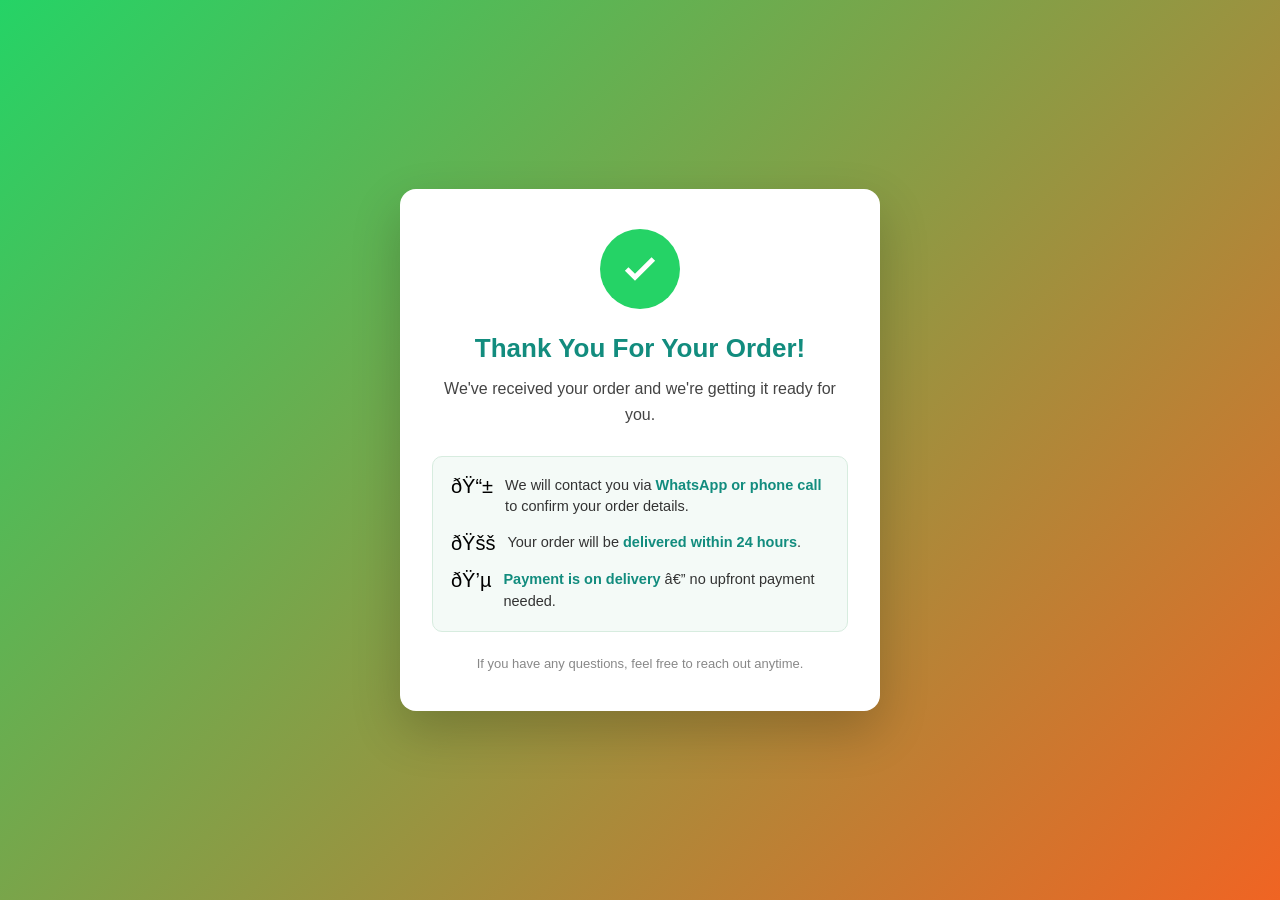
<file: Thankyou/index.html>
<!DOCTYPE html>
<html lang="en">
<head>
 <!-- Meta Pixel Code for forefoot pad-->
<script>
!function(f,b,e,v,n,t,s)
{if(f.fbq)return;n=f.fbq=function(){n.callMethod?
n.callMethod.apply(n,arguments):n.queue.push(arguments)};
if(!f._fbq)f._fbq=n;n.push=n;n.loaded=!0;n.version='2.0';
n.queue=[];t=b.createElement(e);t.async=!0;
t.src=v;s=b.getElementsByTagName(e)[0];
s.parentNode.insertBefore(t,s)}(window, document,'script',
'https://connect.facebook.net/en_US/fbevents.js');
fbq('init', '1107035018727703');
fbq('track', 'PageView');
</script>
<noscript><img height="1" width="1" style="display:none"
src="https://www.facebook.com/tr?id=1107035018727703&ev=PageView&noscript=1"
/></noscript>
<!-- End Meta Pixel Code -->
 <!-- Meta Pixel Code for exfoliating gel-->
<script>
!function(f,b,e,v,n,t,s)
{if(f.fbq)return;n=f.fbq=function(){n.callMethod?
n.callMethod.apply(n,arguments):n.queue.push(arguments)};
if(!f._fbq)f._fbq=n;n.push=n;n.loaded=!0;n.version='2.0';
n.queue=[];t=b.createElement(e);t.async=!0;
t.src=v;s=b.getElementsByTagName(e)[0];
s.parentNode.insertBefore(t,s)}(window, document,'script',
'https://connect.facebook.net/en_US/fbevents.js');
fbq('init', '1363532729175243');
fbq('track', 'PageView');
</script>
<noscript><img height="1" width="1" style="display:none"
src="https://www.facebook.com/tr?id=1363532729175243&ev=PageView&noscript=1"
/></noscript>
<!-- End Meta Pixel Code for exfoliating gel-->
 <script>
  fbq('track', 'Purchase');
</script>
<meta charset="UTF-8">
<meta name="viewport" content="width=device-width, initial-scale=1.0">
<title>Thank You For Your Order</title>
<style>
  * {
    margin: 0;
    padding: 0;
    box-sizing: border-box;
  }

  body {
    font-family: 'Segoe UI', Arial, sans-serif;
    background: linear-gradient(135deg, #25D366 0%, #f06423 100%);
    min-height: 100vh;
    display: flex;
    align-items: center;
    justify-content: center;
    padding: 20px;
  }

  .card {
    background: #ffffff;
    border-radius: 16px;
    max-width: 480px;
    width: 100%;
    padding: 40px 32px;
    text-align: center;
    box-shadow: 0 20px 50px rgba(0, 0, 0, 0.2);
  }

  .check-icon {
    width: 80px;
    height: 80px;
    background: #25D366;
    border-radius: 50%;
    display: flex;
    align-items: center;
    justify-content: center;
    margin: 0 auto 24px;
  }

  .check-icon svg {
    width: 40px;
    height: 40px;
    stroke: #ffffff;
    stroke-width: 3;
    fill: none;
  }

  h1 {
    color: #128C7E;
    font-size: 26px;
    margin-bottom: 12px;
  }

  p.message {
    color: #444;
    font-size: 16px;
    line-height: 1.6;
    margin-bottom: 28px;
  }

  .info-box {
    background: #f4faf7;
    border: 1px solid #d7ecdf;
    border-radius: 10px;
    padding: 18px;
    text-align: left;
    margin-bottom: 24px;
  }

  .info-item {
    display: flex;
    align-items: flex-start;
    gap: 12px;
    margin-bottom: 14px;
  }

  .info-item:last-child {
    margin-bottom: 0;
  }

  .info-item .icon {
    font-size: 20px;
    flex-shrink: 0;
  }

  .info-item .text {
    font-size: 14.5px;
    color: #333;
    line-height: 1.5;
  }

  .info-item .text strong {
    color: #128C7E;
  }

  .footer-note {
    font-size: 13px;
    color: #888;
  }
</style>
</head>
<body>

  <div class="card">
    <div class="check-icon">
      <svg viewBox="0 0 24 24">
        <polyline points="20 6 9 17 4 12"></polyline>
      </svg>
    </div>

    <h1>Thank You For Your Order!</h1>
    <p class="message">
      We've received your order and we're getting it ready for you.
    </p>

    <div class="info-box">
      <div class="info-item">
        <span class="icon">📱</span>
        <span class="text">We will contact you via <strong>WhatsApp or phone call</strong> to confirm your order details.</span>
      </div>
      <div class="info-item">
        <span class="icon">🚚</span>
        <span class="text">Your order will be <strong>delivered within 24 hours</strong>.</span>
      </div>
      <div class="info-item">
        <span class="icon">💵</span>
        <span class="text"><strong>Payment is on delivery</strong> — no upfront payment needed.</span>
      </div>
    </div>

    <p class="footer-note">If you have any questions, feel free to reach out anytime.</p>
  </div>

</body>
</html>
</file>
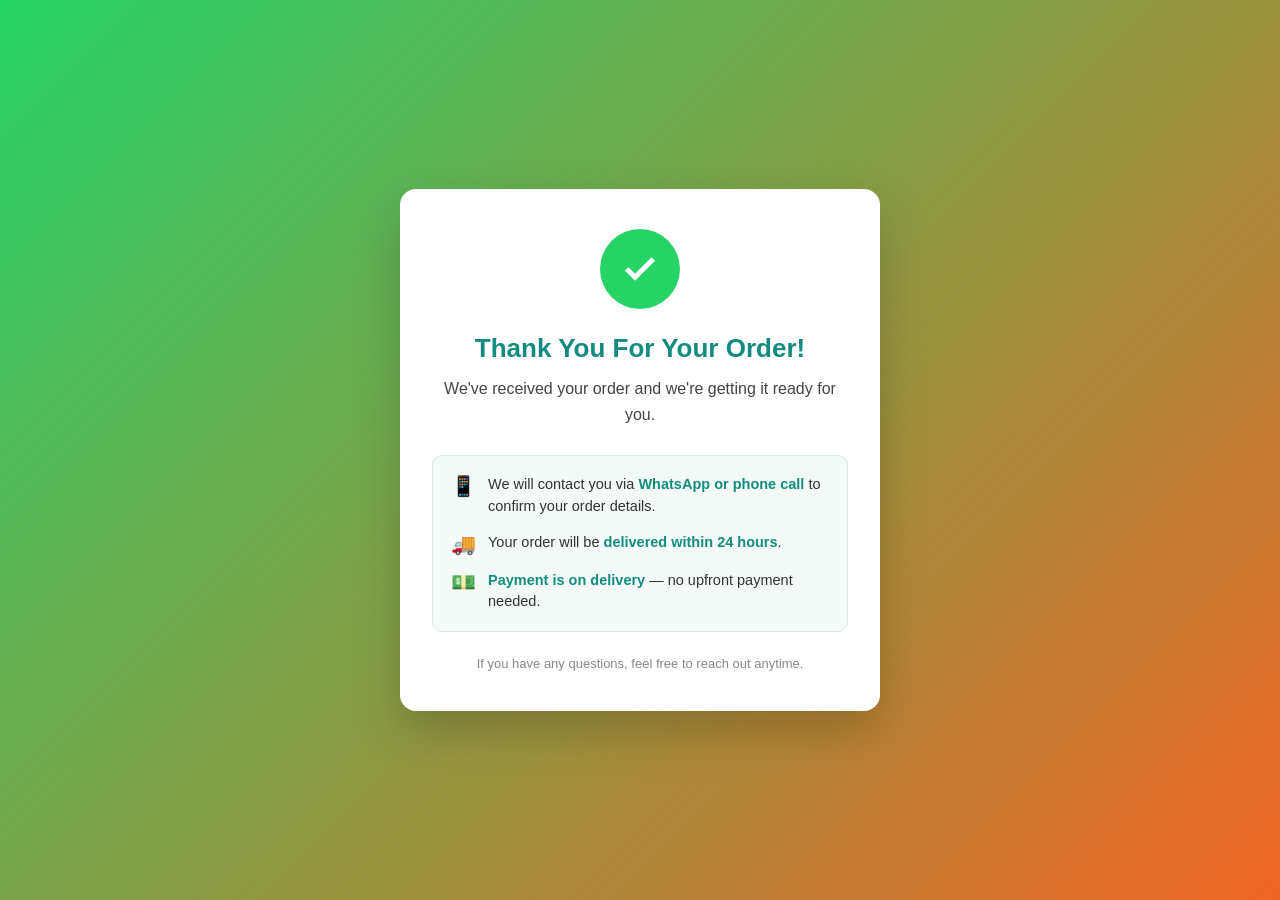
<file: Thank you.html>
<!DOCTYPE html>
<html lang="en">
<head>
<meta charset="UTF-8">
<meta name="viewport" content="width=device-width, initial-scale=1.0">
<title>Thank You For Your Order</title>
<style>
  * {
    margin: 0;
    padding: 0;
    box-sizing: border-box;
  }

  body {
    font-family: 'Segoe UI', Arial, sans-serif;
    background: linear-gradient(135deg, #25D366 0%, #f06423 100%);
    min-height: 100vh;
    display: flex;
    align-items: center;
    justify-content: center;
    padding: 20px;
  }

  .card {
    background: #ffffff;
    border-radius: 16px;
    max-width: 480px;
    width: 100%;
    padding: 40px 32px;
    text-align: center;
    box-shadow: 0 20px 50px rgba(0, 0, 0, 0.2);
  }

  .check-icon {
    width: 80px;
    height: 80px;
    background: #25D366;
    border-radius: 50%;
    display: flex;
    align-items: center;
    justify-content: center;
    margin: 0 auto 24px;
  }

  .check-icon svg {
    width: 40px;
    height: 40px;
    stroke: #ffffff;
    stroke-width: 3;
    fill: none;
  }

  h1 {
    color: #128C7E;
    font-size: 26px;
    margin-bottom: 12px;
  }

  p.message {
    color: #444;
    font-size: 16px;
    line-height: 1.6;
    margin-bottom: 28px;
  }

  .info-box {
    background: #f4faf7;
    border: 1px solid #d7ecdf;
    border-radius: 10px;
    padding: 18px;
    text-align: left;
    margin-bottom: 24px;
  }

  .info-item {
    display: flex;
    align-items: flex-start;
    gap: 12px;
    margin-bottom: 14px;
  }

  .info-item:last-child {
    margin-bottom: 0;
  }

  .info-item .icon {
    font-size: 20px;
    flex-shrink: 0;
  }

  .info-item .text {
    font-size: 14.5px;
    color: #333;
    line-height: 1.5;
  }

  .info-item .text strong {
    color: #128C7E;
  }

  .footer-note {
    font-size: 13px;
    color: #888;
  }
</style>
</head>
<body>

  <div class="card">
    <div class="check-icon">
      <svg viewBox="0 0 24 24">
        <polyline points="20 6 9 17 4 12"></polyline>
      </svg>
    </div>

    <h1>Thank You For Your Order!</h1>
    <p class="message">
      We've received your order and we're getting it ready for you.
    </p>

    <div class="info-box">
      <div class="info-item">
        <span class="icon">📱</span>
        <span class="text">We will contact you via <strong>WhatsApp or phone call</strong> to confirm your order details.</span>
      </div>
      <div class="info-item">
        <span class="icon">🚚</span>
        <span class="text">Your order will be <strong>delivered within 24 hours</strong>.</span>
      </div>
      <div class="info-item">
        <span class="icon">💵</span>
        <span class="text"><strong>Payment is on delivery</strong> — no upfront payment needed.</span>
      </div>
    </div>

    <p class="footer-note">If you have any questions, feel free to reach out anytime.</p>
  </div>

</body>
</html>
</file>
<file: styles.css>
/* ============================================================
   FOREFOOT COMFORT PAD — Synapse Store
   Premium DTC style: porcelain base, ink-plum text, deep rose accent
   Display: Fraunces  |  Body: DM Sans
   ============================================================ */

:root {
  --porcelain: #FFFCFA;
  --blush: #F8ECED;
  --blush-deep: #F2DDE0;
  --ink: #241522;
  --ink-soft: #4A3A47;
  --rose: #C0455F;
  --rose-dark: #9E3049;
  --gold: #B9862F;
  --white: #FFFFFF;
  --radius: 18px;
  --shadow: 0 10px 40px rgba(36, 21, 34, 0.10);
  --font-display: 'Fraunces', Georgia, serif;
  --font-body: 'DM Sans', -apple-system, sans-serif;
}

* { margin: 0; padding: 0; box-sizing: border-box; }

html { scroll-behavior: smooth; }

body {
  font-family: var(--font-body);
  background: var(--porcelain);
  color: var(--ink);
  font-size: 17px;
  line-height: 1.65;
  -webkit-font-smoothing: antialiased;
}

.container { max-width: 1120px; margin: 0 auto; padding: 0 20px; }
.narrow { max-width: 720px; }
.center { text-align: center; }

h1, h2, h3 { font-family: var(--font-display); font-weight: 600; line-height: 1.15; }

h2 { font-size: clamp(1.7rem, 4vw, 2.4rem); margin-bottom: 1.2rem; }
h3 { font-size: 1.25rem; }

.accent { color: var(--rose); }

s { color: var(--ink-soft); opacity: 0.6; font-weight: 400; }

.section { padding: 72px 0; }

/* ============ ANNOUNCEMENT BAR ============ */
.announce {
  background: var(--ink);
  color: var(--porcelain);
  text-align: center;
  padding: 9px 14px;
  font-size: 0.82rem;
  font-weight: 500;
  letter-spacing: 0.02em;
}

/* ============ NAV ============ */
.nav {
  background: var(--porcelain);
  border-bottom: 1px solid var(--blush-deep);
  position: sticky;
  top: 0;
  z-index: 50;
}
.nav-inner {
  display: flex;
  justify-content: space-between;
  align-items: center;
  padding-top: 14px;
  padding-bottom: 14px;
}
.brand {
  font-family: var(--font-display);
  font-size: 1.35rem;
  font-weight: 700;
  letter-spacing: -0.01em;
}
.brand em { color: var(--rose); font-style: normal; }

/* ============ BUTTONS ============ */
.btn {
  display: inline-block;
  font-family: var(--font-body);
  font-weight: 700;
  text-decoration: none;
  text-align: center;
  border: none;
  cursor: pointer;
  border-radius: 999px;
  transition: transform 0.15s ease, box-shadow 0.15s ease, background 0.15s ease;
}
.btn-primary {
  background: var(--rose);
  color: var(--white);
  padding: 18px 38px;
  font-size: 1.05rem;
  box-shadow: 0 8px 24px rgba(192, 69, 95, 0.35);
}
.btn-primary:hover { background: var(--rose-dark); transform: translateY(-2px); }
.btn-primary s { color: rgba(255,255,255,0.75); margin-left: 6px; font-weight: 400; }
.btn-nav {
  background: var(--ink);
  color: var(--porcelain);
  padding: 10px 24px;
  font-size: 0.92rem;
}
.btn-nav:hover { background: var(--rose); }

/* ============ HERO ============ */
.hero {
  background: linear-gradient(180deg, var(--porcelain) 0%, var(--blush) 100%);
  padding: 56px 0 72px;
  overflow: hidden;
}
.hero-grid {
  display: grid;
  grid-template-columns: 1.1fr 0.9fr;
  gap: 48px;
  align-items: center;
}
.eyebrow {
  display: inline-block;
  background: var(--ink);
  color: var(--porcelain);
  font-size: 0.78rem;
  font-weight: 700;
  text-transform: uppercase;
  letter-spacing: 0.08em;
  padding: 7px 16px;
  border-radius: 999px;
  margin-bottom: 20px;
}
.eyebrow.center { display: table; margin: 0 auto 16px; }
.hero h1 {
  font-size: clamp(2.4rem, 5.5vw, 3.8rem);
  font-weight: 700;
  letter-spacing: -0.02em;
  margin-bottom: 18px;
}
.hero-sub {
  font-size: 1.2rem;
  color: var(--ink-soft);
  margin-bottom: 20px;
  max-width: 480px;
}
.rating-row { display: flex; align-items: center; gap: 10px; margin-bottom: 22px; }
.stars { color: var(--gold); font-size: 1.15rem; letter-spacing: 2px; }
.rating-text { font-size: 0.92rem; color: var(--ink-soft); }

.hero-bullets { list-style: none; margin-bottom: 28px; }
.hero-bullets li {
  padding-left: 30px;
  position: relative;
  margin-bottom: 10px;
  font-weight: 500;
}
.hero-bullets li::before {
  content: "✓";
  position: absolute;
  left: 0;
  top: 0;
  width: 21px;
  height: 21px;
  background: var(--rose);
  color: var(--white);
  border-radius: 50%;
  font-size: 0.75rem;
  font-weight: 700;
  display: flex;
  align-items: center;
  justify-content: center;
}

.hero-cta { margin-bottom: 32px; }
.cta-note { margin-top: 12px; font-weight: 600; color: var(--rose); font-size: 0.95rem; }

.trust-strip {
  display: flex;
  gap: 22px;
  flex-wrap: wrap;
  border-top: 1px solid var(--blush-deep);
  padding-top: 22px;
}
.trust-item { display: flex; align-items: center; gap: 8px; }
.trust-item span { font-size: 1.4rem; }
.trust-item p { font-size: 0.74rem; font-weight: 700; text-transform: uppercase; letter-spacing: 0.04em; line-height: 1.3; color: var(--ink-soft); }

.hero-media { position: relative; }
.product-frame {
  position: relative;
  border-radius: 28px;
  overflow: hidden;
  box-shadow: var(--shadow);
  background: var(--white);
}
.product-frame img { display: block; width: 100%; height: auto; }
.badge-float {
  position: absolute;
  top: 18px;
  right: 18px;
  background: var(--rose);
  color: var(--white);
  font-weight: 800;
  font-size: 1rem;
  text-align: center;
  padding: 14px 16px;
  border-radius: 50%;
  line-height: 1.2;
  transform: rotate(8deg);
  box-shadow: 0 6px 20px rgba(192, 69, 95, 0.4);
}
.badge-float small { font-weight: 500; font-size: 0.65rem; }

/* ============ STORY ============ */
.story { background: var(--porcelain); }
.story h2 { font-size: clamp(1.9rem, 4.5vw, 2.6rem); }
.story p { margin-bottom: 16px; font-size: 1.12rem; color: var(--ink-soft); }
.pull {
  font-family: var(--font-display);
  font-size: 1.4rem !important;
  color: var(--ink) !important;
  border-left: 4px solid var(--rose);
  padding-left: 20px;
  margin: 26px 0;
}
.big-no {
  font-family: var(--font-display);
  font-size: 2rem !important;
  font-weight: 700;
  color: var(--rose) !important;
}

/* ============ CHECKLIST ============ */
.checklist-section { background: var(--blush); }
.checklist { display: flex; flex-direction: column; gap: 12px; margin: 28px 0; }
.check-item {
  display: flex;
  align-items: flex-start;
  gap: 14px;
  background: var(--white);
  border: 2px solid transparent;
  border-radius: var(--radius);
  padding: 18px 20px;
  cursor: pointer;
  transition: border-color 0.15s ease, transform 0.15s ease;
  font-weight: 500;
}
.check-item:hover { transform: translateX(4px); }
.check-item input { display: none; }
.check-item .box {
  flex-shrink: 0;
  width: 24px;
  height: 24px;
  border: 2px solid var(--blush-deep);
  border-radius: 7px;
  margin-top: 2px;
  transition: all 0.15s ease;
  position: relative;
}
.check-item input:checked ~ .box {
  background: var(--rose);
  border-color: var(--rose);
}
.check-item input:checked ~ .box::after {
  content: "✓";
  position: absolute;
  inset: 0;
  display: flex;
  align-items: center;
  justify-content: center;
  color: var(--white);
  font-size: 0.85rem;
  font-weight: 700;
}
.check-item input:checked ~ .check-text { color: var(--rose-dark); }
.check-item.ticked { border-color: var(--rose); }

.checklist-result {
  text-align: center;
  font-family: var(--font-display);
  font-size: 1.25rem;
  font-weight: 600;
  transition: color 0.2s ease;
}
.checklist-result.alert { color: var(--rose); }

/* ============ WRONG THINGS ============ */
.wrong-things { background: var(--ink); color: var(--porcelain); }
.wrong-things h2 { color: var(--porcelain); }
.wrong-grid {
  display: grid;
  grid-template-columns: repeat(2, 1fr);
  gap: 16px;
  margin: 32px 0;
}
.wrong-card {
  background: rgba(255, 252, 250, 0.06);
  border: 1px solid rgba(255, 252, 250, 0.14);
  border-radius: var(--radius);
  padding: 22px;
}
.wrong-card h3 { color: var(--porcelain); margin-bottom: 6px; text-decoration: line-through; text-decoration-color: var(--rose); text-decoration-thickness: 2px; }
.wrong-card p { color: rgba(255, 252, 250, 0.7); font-size: 0.95rem; }
.cause-fix p { margin-bottom: 12px; font-size: 1.1rem; color: rgba(255, 252, 250, 0.85); }
.fix-line { font-family: var(--font-display); font-size: 1.35rem !important; color: var(--porcelain) !important; }

/* ============ PRODUCT INTRO ============ */
.product-intro { background: var(--porcelain); }
.xl { font-size: clamp(2.2rem, 5vw, 3.2rem); }
.tagline {
  font-family: var(--font-display);
  font-size: 1.3rem;
  color: var(--rose);
  font-weight: 600;
  margin-bottom: 16px;
}
.narrow-p { max-width: 620px; margin: 0 auto 48px; color: var(--ink-soft); font-size: 1.1rem; }

.features-grid {
  display: grid;
  grid-template-columns: repeat(2, 1fr);
  gap: 20px;
}
.feature {
  background: var(--blush);
  border-radius: var(--radius);
  padding: 32px 28px;
}
.feature-icon { font-size: 2rem; display: block; margin-bottom: 14px; }
.feature h3 { margin-bottom: 8px; }
.feature p { color: var(--ink-soft); font-size: 0.98rem; }

/* ============ RELIEF TABLE ============ */
.relief { background: var(--blush); }
.relief-table {
  width: 100%;
  border-collapse: collapse;
  background: var(--white);
  border-radius: var(--radius);
  overflow: hidden;
  box-shadow: var(--shadow);
}
.relief-table th, .relief-table td { padding: 16px 22px; text-align: left; }
.relief-table th {
  background: var(--ink);
  color: var(--porcelain);
  font-family: var(--font-body);
  font-size: 0.85rem;
  text-transform: uppercase;
  letter-spacing: 0.05em;
}
.relief-table tbody tr:not(:last-child) { border-bottom: 1px solid var(--blush); }
.relief-table td:first-child { font-weight: 700; color: var(--rose-dark); white-space: nowrap; }

/* ============ TIMELINE ============ */
.timeline-section { background: var(--porcelain); }
.timeline {
  position: relative;
  padding-left: 34px;
  margin: 36px 0 48px;
}
.timeline::before {
  content: "";
  position: absolute;
  left: 10px;
  top: 8px;
  bottom: 8px;
  width: 3px;
  background: linear-gradient(180deg, var(--blush-deep), var(--rose));
  border-radius: 2px;
}
.tl-item { position: relative; margin-bottom: 30px; }
.tl-item::before {
  content: "";
  position: absolute;
  left: -30px;
  top: 6px;
  width: 13px;
  height: 13px;
  background: var(--rose);
  border: 3px solid var(--porcelain);
  border-radius: 50%;
  box-shadow: 0 0 0 2px var(--rose);
}
.tl-marker {
  display: inline-block;
  background: var(--blush);
  color: var(--rose-dark);
  font-weight: 700;
  font-size: 0.82rem;
  text-transform: uppercase;
  letter-spacing: 0.05em;
  padding: 5px 14px;
  border-radius: 999px;
  margin-bottom: 8px;
}
.tl-item p { color: var(--ink-soft); font-size: 1.08rem; }

.summary-block {
  text-align: center;
  background: var(--blush);
  border-radius: var(--radius);
  padding: 40px 28px;
}
.summary-block p { margin-bottom: 10px; font-size: 1.12rem; }
.four-words {
  font-family: var(--font-display);
  font-size: 1.5rem !important;
  font-weight: 600;
  letter-spacing: 0.02em;
}

/* ============ GUARANTEE ============ */
.guarantee { background: var(--blush); padding-top: 0; }
.guarantee-card {
  background: var(--white);
  border: 2px solid var(--gold);
  border-radius: 24px;
  padding: 48px 36px;
  text-align: center;
  box-shadow: var(--shadow);
}
.shield { font-size: 3rem; display: block; margin-bottom: 12px; }
.guarantee-card p { color: var(--ink-soft); font-size: 1.1rem; margin-bottom: 12px; }
.g-sub { font-style: italic; font-size: 0.98rem !important; }

/* ============ ORDER SECTION ============ */
.order-section { background: var(--porcelain); }
.choices-sub { color: var(--ink-soft); font-size: 1.1rem; margin-bottom: 28px; }

.price-line { margin-bottom: 40px; }
.sale-price {
  font-family: var(--font-display);
  font-size: 2.6rem;
  font-weight: 700;
  color: var(--rose);
}
.old-price {
  font-size: 1.4rem;
  color: var(--ink-soft);
  text-decoration: line-through;
  margin: 0 12px;
}
.save-tag {
  background: var(--gold);
  color: var(--white);
  font-weight: 800;
  font-size: 0.8rem;
  padding: 6px 14px;
  border-radius: 999px;
  vertical-align: middle;
}

.bundle-heading { font-size: 1.4rem; margin-bottom: 24px; }

.bundles {
  display: grid;
  grid-template-columns: repeat(3, 1fr);
  gap: 18px;
  max-width: 900px;
  margin: 0 auto 56px;
}
.bundle {
  position: relative;
  background: var(--white);
  border: 2px solid var(--blush-deep);
  border-radius: var(--radius);
  padding: 34px 20px 26px;
  text-align: center;
  cursor: pointer;
  font-family: var(--font-body);
  transition: border-color 0.15s ease, transform 0.15s ease, box-shadow 0.15s ease;
  display: flex;
  flex-direction: column;
  gap: 6px;
  align-items: center;
}
.bundle:hover { transform: translateY(-4px); box-shadow: var(--shadow); }
.bundle.selected { border-color: var(--rose); box-shadow: 0 0 0 3px rgba(192, 69, 95, 0.15), var(--shadow); }
.bundle.popular { border-color: var(--rose); }
.pop-tag, .best-tag {
  position: absolute;
  top: -13px;
  left: 50%;
  transform: translateX(-50%);
  font-size: 0.7rem;
  font-weight: 800;
  letter-spacing: 0.06em;
  padding: 5px 14px;
  border-radius: 999px;
  white-space: nowrap;
}
.pop-tag { background: var(--rose); color: var(--white); }
.best-tag { background: var(--gold); color: var(--white); }
.bundle-name { font-family: var(--font-display); font-size: 1.25rem; font-weight: 700; }
.bundle-free { color: var(--rose); font-weight: 700; font-size: 0.95rem; }
.bundle-price { font-size: 1.15rem; font-weight: 700; margin-top: 4px; }
.bundle-save {
  background: var(--blush);
  color: var(--rose-dark);
  font-size: 0.78rem;
  font-weight: 700;
  padding: 3px 12px;
  border-radius: 999px;
}

/* ============ FORM ============ */
.form-wrap {
  max-width: 620px;
  margin: 0 auto;
  background: var(--white);
  border-radius: 24px;
  padding: 44px 36px;
  box-shadow: var(--shadow);
  border: 1px solid var(--blush-deep);
}
.form-title { text-align: center; margin-bottom: 6px; font-size: 1.5rem; }
.form-sub { text-align: center; color: var(--ink-soft); font-size: 0.95rem; margin-bottom: 30px; }

.field { margin-bottom: 20px; }
.field-row { display: grid; grid-template-columns: 1fr 1fr; gap: 16px; }
.field label {
  display: block;
  font-weight: 700;
  font-size: 0.88rem;
  margin-bottom: 7px;
}
.field input,
.field select,
.field textarea {
  width: 100%;
  font-family: var(--font-body);
  font-size: 1rem;
  color: var(--ink);
  background: var(--porcelain);
  border: 2px solid var(--blush-deep);
  border-radius: 12px;
  padding: 13px 16px;
  transition: border-color 0.15s ease;
}
.field input:focus,
.field select:focus,
.field textarea:focus {
  outline: none;
  border-color: var(--rose);
}
.field input.error,
.field select.error,
.field textarea.error { border-color: #D63A3A; }
.field textarea { resize: vertical; }

.btn-submit { width: 100%; font-size: 1.12rem; padding: 19px; }
.btn-submit:disabled { opacity: 0.6; cursor: not-allowed; transform: none; }

.form-secure {
  text-align: center;
  font-size: 0.82rem;
  color: var(--ink-soft);
  margin-top: 14px;
}

.contact-line {
  text-align: center;
  font-size: 0.9rem;
  color: var(--ink-soft);
  margin-top: 10px;
}

.contact-line a {
  color: var(--rose);
  font-weight: 600;
  text-decoration: none;
}

.contact-line a:hover { color: var(--rose-dark); text-decoration: underline; }

.footer-contact {
  font-size: 0.92rem;
  margin-bottom: 10px;
}

.footer-contact a {
  color: var(--rose);
  font-weight: 600;
  text-decoration: none;
}

.footer-contact a:hover { text-decoration: underline; }

.whatsapp-float {
  position: fixed;
  bottom: 22px;
  right: 22px;
  width: 56px;
  height: 56px;
  border-radius: 50%;
  background: #25D366;
  color: #fff;
  display: flex;
  align-items: center;
  justify-content: center;
  font-size: 1.6rem;
  text-decoration: none;
  box-shadow: 0 8px 20px rgba(0, 0, 0, 0.25);
  z-index: 999;
  transition: transform 0.2s ease;
}

.whatsapp-float:hover { transform: scale(1.08); }

@media (max-width: 640px) {
  .whatsapp-float { bottom: 92px; right: 16px; width: 50px; height: 50px; font-size: 1.4rem; }
}

.form-message {
  margin-top: 18px;
  border-radius: 12px;
  padding: 0;
  font-weight: 600;
  text-align: center;
  display: none;
}
.form-message.success {
  display: block;
  background: #E8F6EC;
  color: #1E7A3C;
  padding: 16px;
  border: 1px solid #BCE3C8;
}
.form-message.error {
  display: block;
  background: #FDEAEA;
  color: #B32424;
  padding: 16px;
  border: 1px solid #F3C2C2;
}

/* ============================================================
   MEDIA PLACEHOLDERS
   These dashed boxes mark where your real images/videos go.
   Once you swap in real media, these styles do nothing.
   ============================================================ */
.media-placeholder {
  display: flex;
  flex-direction: column;
  align-items: center;
  justify-content: center;
  text-align: center;
  background: repeating-linear-gradient(
    45deg,
    var(--blush),
    var(--blush) 14px,
    var(--blush-deep) 14px,
    var(--blush-deep) 28px
  );
  border: 3px dashed var(--rose);
  border-radius: var(--radius);
  padding: 30px 20px;
  color: var(--ink-soft);
}
.ph-icon { font-size: 2.4rem; margin-bottom: 10px; }
.ph-label {
  font-weight: 800;
  font-size: 0.95rem;
  letter-spacing: 0.08em;
  color: var(--rose-dark);
  margin-bottom: 6px;
}
.ph-hint { font-size: 0.82rem; line-height: 1.5; }

/* Placeholder shapes */
.ph-tall { min-height: 480px; }
.ph-wide { min-height: 320px; margin: 32px 0; }
.ph-video {
  min-height: 380px;
  max-width: 820px;
  margin: 0 auto 48px;
}
.ph-square { min-height: 280px; padding: 24px 14px; }

/* Gallery layout (3 shoe shots) */
.media-gallery {
  display: grid;
  grid-template-columns: repeat(3, 1fr);
  gap: 18px;
  margin-top: 28px;
}

/* ============================================================
   REAL MEDIA CLASSES — use these when you swap in your files
   ============================================================ */
.content-img {
  display: block;
  width: 100%;
  height: auto;
  border-radius: var(--radius);
  box-shadow: var(--shadow);
  margin: 32px 0;
}
.gallery-img {
  display: block;
  width: 100%;
  aspect-ratio: 1 / 1;
  object-fit: cover;
  border-radius: var(--radius);
  box-shadow: var(--shadow);
}
.content-video {
  display: block;
  width: 100%;
  max-width: 820px;
  margin: 0 auto 48px;
  border-radius: var(--radius);
  box-shadow: var(--shadow);
  background: var(--ink);
}
.video-embed {
  position: relative;
  max-width: 820px;
  margin: 0 auto 48px;
  aspect-ratio: 16 / 9;
  border-radius: var(--radius);
  overflow: hidden;
  box-shadow: var(--shadow);
}
.video-embed iframe {
  position: absolute;
  inset: 0;
  width: 100%;
  height: 100%;
  border: 0;
}

/* Testimonial video section */
.testimonial-video { background: var(--porcelain); padding-bottom: 24px; }

/* ============ FOOTER ============ */
.footer {
  background: var(--ink);
  color: rgba(255, 252, 250, 0.65);
  text-align: center;
  padding: 40px 0;
  font-size: 0.88rem;
}
.footer .brand { color: var(--porcelain); display: block; margin-bottom: 8px; }
.footer .brand em { color: var(--rose); }

/* ============ STICKY MOBILE BAR ============ */
.sticky-bar {
  position: fixed;
  bottom: 0;
  left: 0;
  right: 0;
  background: var(--white);
  border-top: 1px solid var(--blush-deep);
  box-shadow: 0 -6px 24px rgba(36, 21, 34, 0.12);
  display: none;
  align-items: center;
  justify-content: space-between;
  padding: 12px 18px;
  z-index: 100;
  transform: translateY(110%);
  transition: transform 0.25s ease;
}
.sticky-bar.visible { transform: translateY(0); }
.sticky-price strong { font-family: var(--font-display); font-size: 1.3rem; color: var(--rose); }
.sticky-price s { font-size: 0.9rem; margin-left: 6px; }
.btn-sticky { padding: 13px 28px; font-size: 0.95rem; }

/* ============ RESPONSIVE ============ */
@media (max-width: 900px) {
  .hero-grid { grid-template-columns: 1fr; gap: 36px; }
  .hero-media { order: -1; }
  .bundles { grid-template-columns: 1fr; max-width: 440px; }
  .bundle.popular { order: -1; }
  .features-grid { grid-template-columns: 1fr; }
  .wrong-grid { grid-template-columns: 1fr; }
  .media-gallery { grid-template-columns: 1fr; max-width: 440px; margin-left: auto; margin-right: auto; }
  .ph-tall { min-height: 380px; }
  .ph-video { min-height: 300px; }
}

@media (max-width: 640px) {
  .section { padding: 54px 0; }
  .field-row { grid-template-columns: 1fr; }
  .form-wrap { padding: 32px 22px; }
  .sticky-bar { display: flex; }
  body { padding-bottom: 0; }
  .footer { padding-bottom: 100px; }
  .trust-strip { gap: 14px; }
  .btn-primary { padding: 16px 28px; font-size: 1rem; }
  .relief-table th, .relief-table td { padding: 12px 14px; font-size: 0.92rem; }
  .relief-table td:first-child { white-space: normal; }
}

/* Reduced motion */
@media (prefers-reduced-motion: reduce) {
  html { scroll-behavior: auto; }
  * { transition: none !important; }
}
</file>
